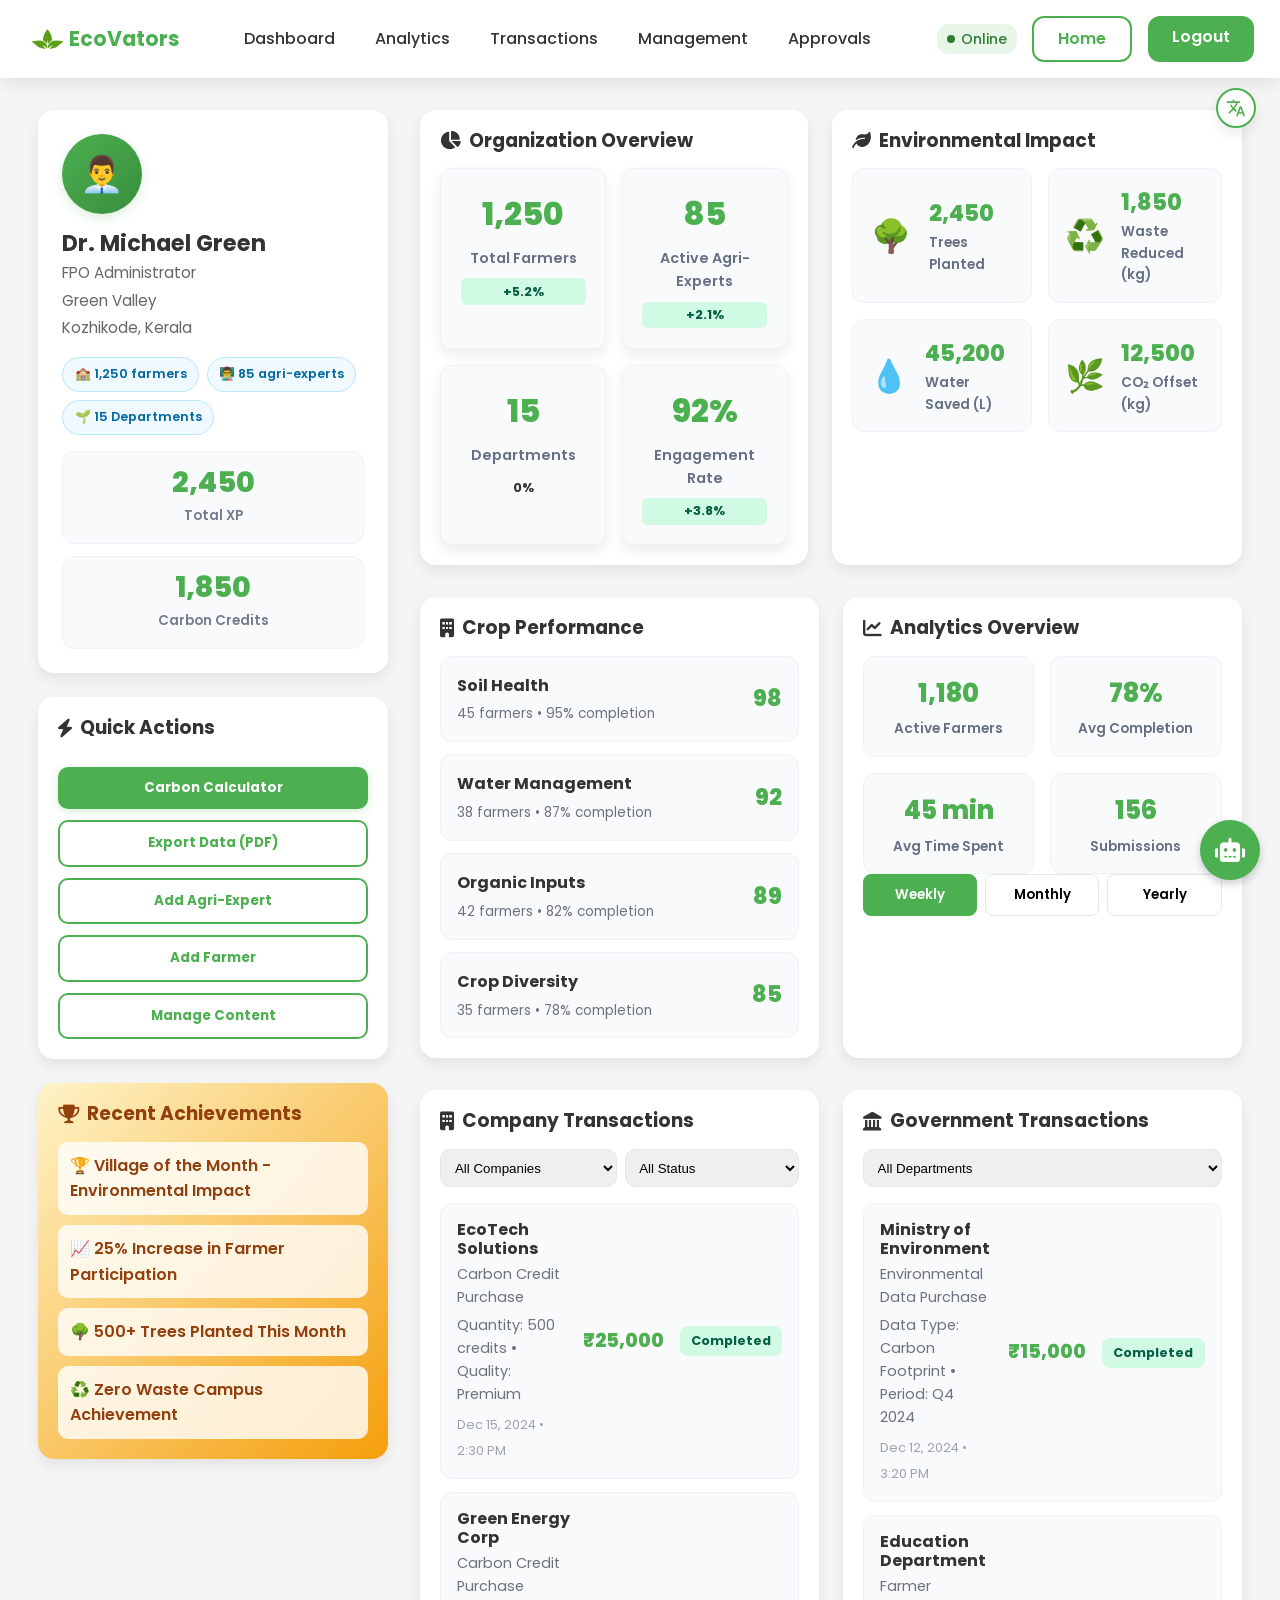
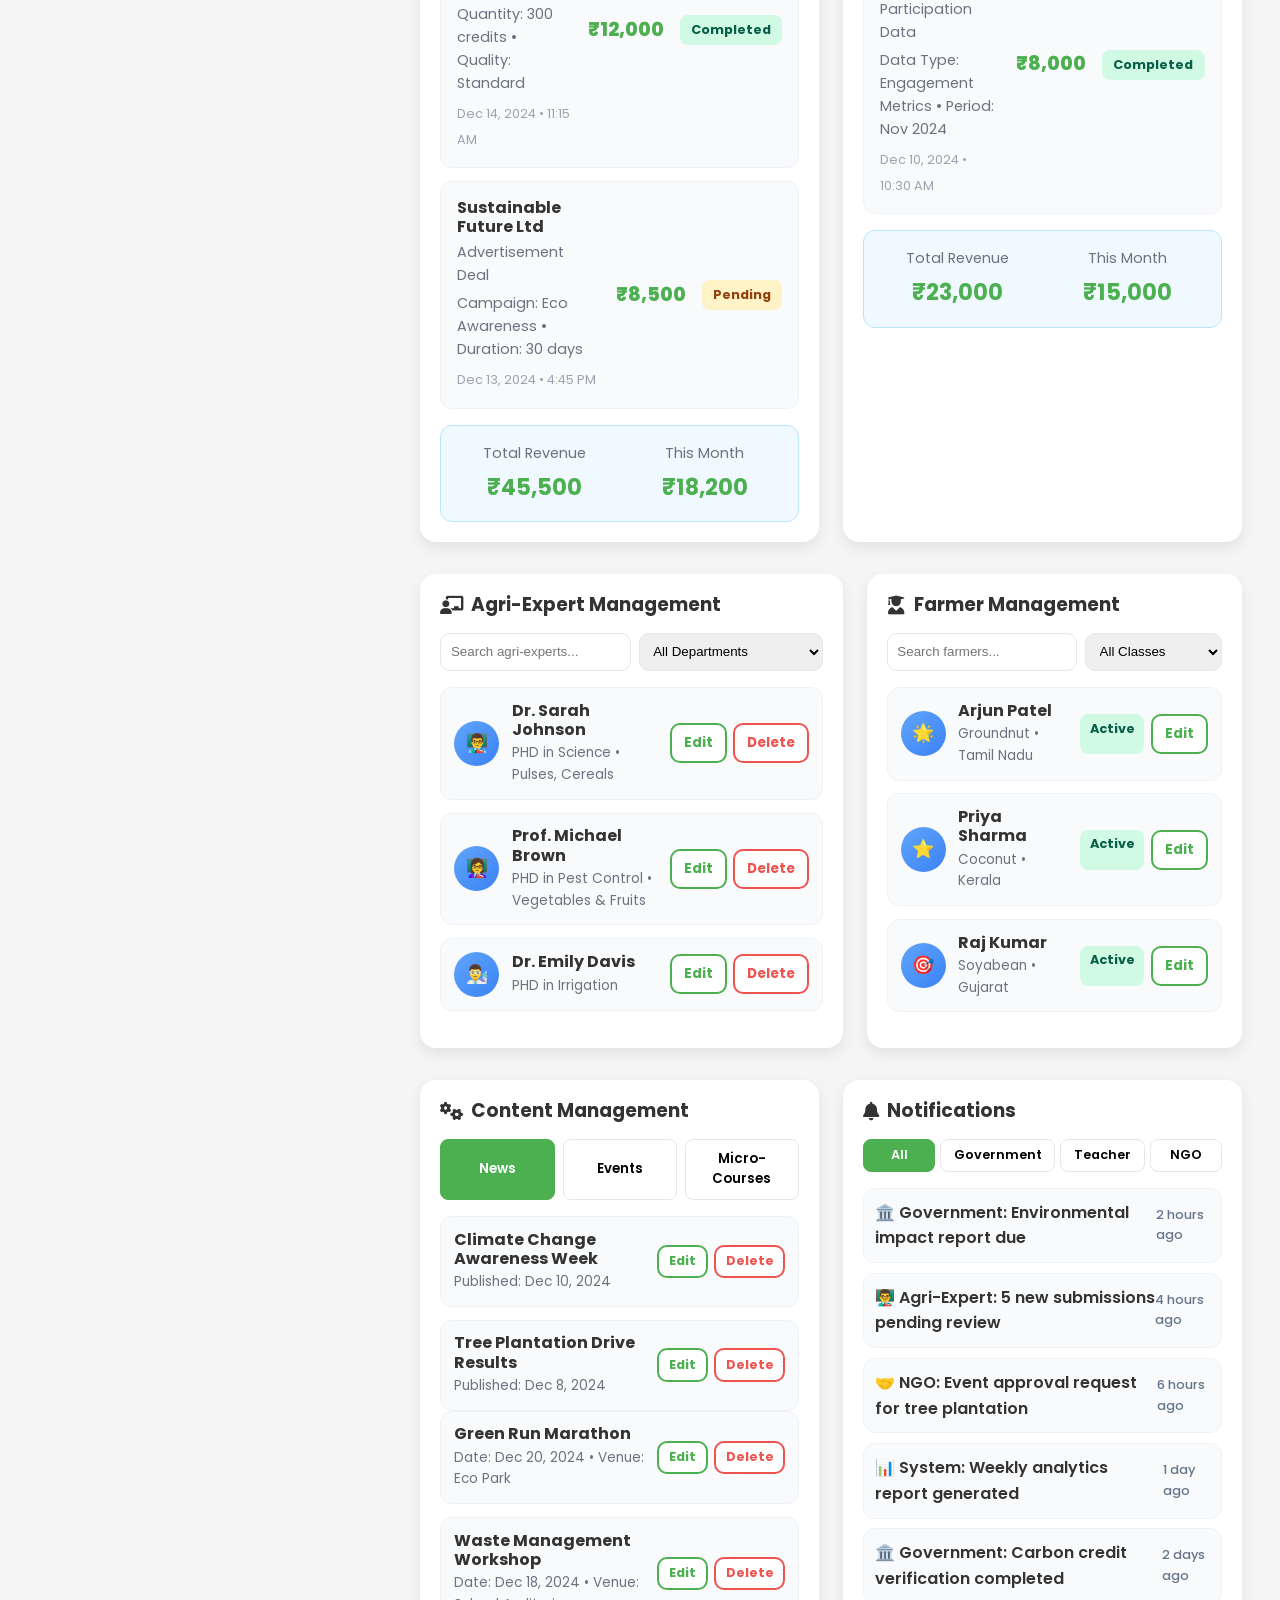
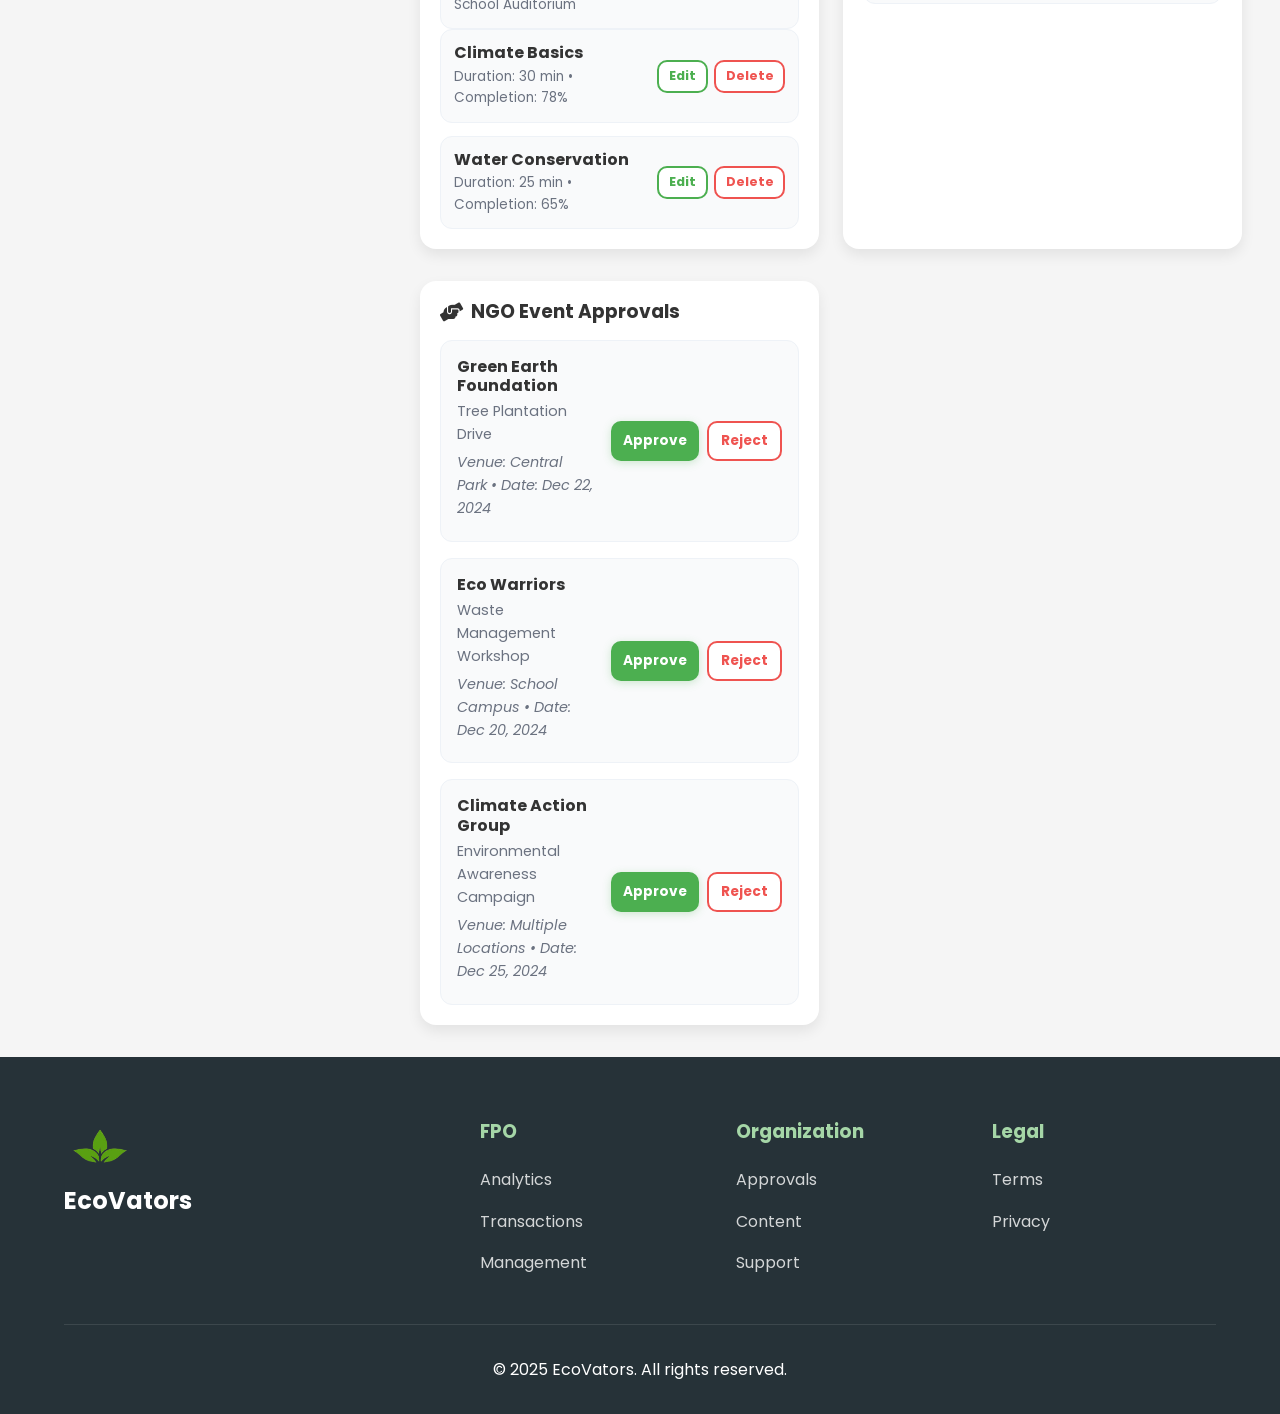
<file: htmls/Admin.html>
<!DOCTYPE html>
<html lang="en">
  <head>
    <meta charset="UTF-8" />
    <meta name="viewport" content="width=device-width, initial-scale=1.0" />
    <title>EcoVators - Cooperative Society Dashboard</title>
    <link rel="stylesheet" href="../css/styles.css" />
    <link rel="stylesheet" href="../css/translator.css" />
    <link rel="stylesheet" href="../css/admin.css" />
    <link
      rel="stylesheet"
      href="https://cdnjs.cloudflare.com/ajax/libs/font-awesome/6.0.0/css/all.min.css"
    />
    <link
      href="https://fonts.googleapis.com/css2?family=Poppins:wght@300;400;500;600;700&display=swap"
      rel="stylesheet"
    />
    <link rel="stylesheet" href="../css/offline-indicator.css" />
    <script src="../js/offline-sync.js" defer></script>
  </head>
  <body>
    <!-- Google Translate Widget -->
    <div id="google_translate_element"></div>
        <!-- Translator Icon -->
<div class="translator-icon" onclick="toggleTranslator()">
    <svg xmlns="http://www.w3.org/2000/svg" viewBox="0 0 24 24">
        <path d="M12.87 15.07l-2.54-2.51.03-.03c1.74-1.94 2.98-4.17 3.71-6.53H17V4h-7V2H8v2H1v1.99h11.17C11.5 7.92 10.44 9.75 9 11.35 8.07 10.32 7.3 9.19 6.69 8h-2c.73 1.63 1.73 3.17 2.98 4.56l-5.09 5.02L4 19l5-5 3.11 3.11.76-2.04zM18.5 10h-2L12 22h2l1.12-3h4.75L21 22h2l-4.5-12zm-2.62 7l1.62-4.33L19.12 17h-3.24z"/>
    </svg>
</div>

<!-- Google Translate Widget -->
<div id="google_translate_element"></div>

    <script type="text/javascript">
      function loadGoogleTranslate() {
        new google.translate.TranslateElement(
          {
            pageLanguage: "en",
            includedLanguages: "en,hi,fr,de,es,ta,te,bn,ml,kn",
            layout: google.translate.TranslateElement.InlineLayout.HORIZONTAL,
            autoDisplay: false,
          },
          "google_translate_element"
        );
      }

      function toggleTranslator() {
        const element = document.getElementById("google_translate_element");
        element.classList.toggle("show");
      }

      // Close translator when clicking outside
      document.addEventListener("click", function (event) {
        const translator = document.getElementById("google_translate_element");
        const icon = document.querySelector(".translator-icon");

        if (
          !translator.contains(event.target) &&
          !icon.contains(event.target)
        ) {
          translator.classList.remove("show");
        }
      });
    </script>

    <script src="//translate.google.com/translate_a/element.js?cb=loadGoogleTranslate"></script>
    <div class="dashboard-container">
      <nav class="navbar">
        <a href="../index.html">
          <div class="logo">
            <img src="../assets/logo.webp" alt="EcoVators Logo" />
            <h1>EcoVators</h1>
          </div>
        </a>
        <button
          class="hamburger"
          id="menu-toggle"
          aria-label="Toggle menu"
          aria-expanded="false"
        >
          <i class="fa-solid fa-bars"></i>
        </button>
        <div class="nav-links">
          <a href="#dashboard" data-i18n="admin.nav.dashboard">Dashboard</a>
          <a href="#analytics" data-i18n="admin.nav.analytics">Analytics</a>
          <a href="#transactions" data-i18n="admin.nav.transactions"
            >Transactions</a
          >
          <a href="#management" data-i18n="admin.nav.management">Management</a>
          <a href="#approvals" data-i18n="admin.nav.approvals">Approvals</a>
        </div>
        <div class="connection-indicator">
          <span id="connection-status" class="status-online">Online</span>
        </div>
        <div class="auth-buttons">
          <a href="../index.html" class="login-btn" data-i18n="nav.home"
            >Home</a
          >
          <a href="../index.html" class="get-started-btn" data-i18n="nav.logout"
            >Logout</a
          >
        </div>
      </nav>
      <div class="mobile-nav" id="mobile-nav">
        <a href="#dashboard">Dashboard</a>
        <a href="#analytics">Analytics</a>
        <a href="#transactions">Transactions</a>
        <a href="#management">Management</a>
        <a href="#approvals">Approvals</a>
        <a href="../index.html" class="login-btn">Home</a>
        <button class="get-started-btn" id="mobile-logout-btn">Logout</button>
      </div>

      <main class="admin-layout">
        <aside class="sidebar">
          <div class="admin-card">
            <div class="avatar">👨‍💼</div>
            <div class="admin-info">
              <h2 id="admin-name">Dr. Michael Green</h2>
              <p id="admin-meta">FPO Administrator</p>
              <p id="admin-org">Green Valley</p>
              <p id="admin-location">Kozhikode, Kerala</p>
            </div>
            <div class="org-stats">
              <span class="stat-pill">🏫 1,250 farmers</span>
              <span class="stat-pill">👨‍🏫 85 agri-experts</span>
              <span class="stat-pill">🌱 15 Departments</span>
            </div>
            <div class="quick-metrics">
              <div class="metric">
                <div class="metric-value">2,450</div>
                <div class="metric-label">Total XP</div>
              </div>
              <div class="metric">
                <div class="metric-value">1,850</div>
                <div class="metric-label">Carbon Credits</div>
              </div>
            </div>
          </div>

          <div class="card quick-actions">
            <h3 data-i18n="admin.quick_actions">
              <i class="fas fa-bolt"></i> Quick Actions
            </h3>
            <button
              class="btn-primary full"
              id="carbon-calculator"
              data-i18n="admin.quick_actions.carbon_calculator"
            >
              Carbon Calculator
            </button>
            <button
              class="btn-outline full"
              id="export-data"
              data-i18n="admin.quick_actions.export_data"
            >
              Export Data (PDF)
            </button>
            <button
              class="btn-outline full"
              id="add-teacher"
              data-i18n="admin.quick_actions.add_agri_expert"
            >
              Add Agri-Expert
            </button>
            <button
              class="btn-outline full"
              id="add-student"
              data-i18n="admin.quick_actions.add_farmer"
            >
              Add Farmer
            </button>
            <button
              class="btn-outline full"
              id="manage-content"
              data-i18n="admin.quick_actions.manage_content"
            >
              Manage Content
            </button>
          </div>

          <div class="card recent-achievements">
            <h3 data-i18n="admin.recent_achievements">
              <i class="fas fa-trophy"></i> Recent Achievements
            </h3>
            <div class="achievement-list">
              <div class="achievement">
                🏆 Village of the Month - Environmental Impact
              </div>
              <div class="achievement">
                📈 25% Increase in Farmer Participation
              </div>
              <div class="achievement">🌳 500+ Trees Planted This Month</div>
              <div class="achievement">♻️ Zero Waste Campus Achievement</div>
            </div>
          </div>
        </aside>

        <section class="content">
          <section class="cards-row" id="dashboard">
            <div class="card overview">
              <h3 data-i18n="admin.overview">
                <i class="fas fa-chart-pie"></i> Organization Overview
              </h3>
              <div class="stats-grid">
                <div class="stat-card">
                  <div class="stat-number">1,250</div>
                  <div class="stat-label" data-i18n="admin.stats.total_farmers">
                    Total Farmers
                  </div>
                  <div class="stat-change positive">+5.2%</div>
                </div>
                <div class="stat-card">
                  <div class="stat-number">85</div>
                  <div
                    class="stat-label"
                    data-i18n="admin.stats.active_agri_experts"
                  >
                    Active Agri-Experts
                  </div>
                  <div class="stat-change positive">+2.1%</div>
                </div>
                <div class="stat-card">
                  <div class="stat-number">15</div>
                  <div class="stat-label" data-i18n="admin.stats.departments">
                    Departments
                  </div>
                  <div class="stat-change">0%</div>
                </div>
                <div class="stat-card">
                  <div class="stat-number">92%</div>
                  <div
                    class="stat-label"
                    data-i18n="admin.stats.engagement_rate"
                  >
                    Engagement Rate
                  </div>
                  <div class="stat-change positive">+3.8%</div>
                </div>
              </div>
            </div>

            <div class="card environmental-impact">
              <h3 data-i18n="admin.environmental_impact">
                <i class="fas fa-leaf"></i> Environmental Impact
              </h3>
              <div class="impact-metrics">
                <div class="impact-item">
                  <div class="impact-icon">🌳</div>
                  <div>
                    <div class="impact-value">2,450</div>
                    <div
                      class="impact-label"
                      data-i18n="admin.impact.trees_planted"
                    >
                      Trees Planted
                    </div>
                  </div>
                </div>
                <div class="impact-item">
                  <div class="impact-icon">♻️</div>
                  <div>
                    <div class="impact-value">1,850</div>
                    <div
                      class="impact-label"
                      data-i18n="admin.impact.waste_reduced"
                    >
                      Waste Reduced (kg)
                    </div>
                  </div>
                </div>
                <div class="impact-item">
                  <div class="impact-icon">💧</div>
                  <div>
                    <div class="impact-value">45,200</div>
                    <div
                      class="impact-label"
                      data-i18n="admin.impact.water_saved"
                    >
                      Water Saved (L)
                    </div>
                  </div>
                </div>
                <div class="impact-item">
                  <div class="impact-icon">🌿</div>
                  <div>
                    <div class="impact-value">12,500</div>
                    <div
                      class="impact-label"
                      data-i18n="admin.impact.co2_offset"
                    >
                      CO₂ Offset (kg)
                    </div>
                  </div>
                </div>
              </div>
            </div>
          </section>

          <section class="grid-2" id="analytics">
            <div class="card department-performance">
              <h3 data-i18n="admin.department_performance">
                <i class="fas fa-building"></i> Crop Performance
              </h3>
              <div class="dept-list">
                <div class="dept-item">
                  <div class="dept-info">
                    <div class="dept-name">Soil Health</div>
                    <div class="dept-stats">45 farmers • 95% completion</div>
                  </div>
                  <div class="dept-score">98</div>
                </div>
                <div class="dept-item">
                  <div class="dept-info">
                    <div class="dept-name">Water Management</div>
                    <div class="dept-stats">38 farmers • 87% completion</div>
                  </div>
                  <div class="dept-score">92</div>
                </div>
                <div class="dept-item">
                  <div class="dept-info">
                    <div class="dept-name">Organic Inputs</div>
                    <div class="dept-stats">42 farmers • 82% completion</div>
                  </div>
                  <div class="dept-score">89</div>
                </div>
                <div class="dept-item">
                  <div class="dept-info">
                    <div class="dept-name">Crop Diversity</div>
                    <div class="dept-stats">35 farmers • 78% completion</div>
                  </div>
                  <div class="dept-score">85</div>
                </div>
              </div>
            </div>

            <div class="card analytics-overview">
              <h3 data-i18n="admin.analytics_overview">
                <i class="fas fa-chart-line"></i> Analytics Overview
              </h3>
              <div class="analytics-grid">
                <div class="analytic-card">
                  <div class="analytic-value">1,180</div>
                  <div
                    class="analytic-label"
                    data-i18n="admin.analytics.active_farmers"
                  >
                    Active Farmers
                  </div>
                </div>
                <div class="analytic-card">
                  <div class="analytic-value">78%</div>
                  <div
                    class="analytic-label"
                    data-i18n="admin.analytics.avg_completion"
                  >
                    Avg Completion
                  </div>
                </div>
                <div class="analytic-card">
                  <div class="analytic-value">45 min</div>
                  <div
                    class="analytic-label"
                    data-i18n="admin.analytics.avg_time_spent"
                  >
                    Avg Time Spent
                  </div>
                </div>
                <div class="analytic-card">
                  <div class="analytic-value">156</div>
                  <div
                    class="analytic-label"
                    data-i18n="admin.analytics.submissions"
                  >
                    Submissions
                  </div>
                </div>
              </div>
              <div class="analytics-filters">
                <button class="tab active" data-period="weekly">Weekly</button>
                <button class="tab" data-period="monthly">Monthly</button>
                <button class="tab" data-period="yearly">Yearly</button>
              </div>
            </div>
          </section>

          <section class="grid-2" id="transactions">
            <div class="card company-transactions">
              <h3 data-i18n="admin.company_transactions">
                <i class="fas fa-building"></i> Company Transactions
              </h3>
              <div class="transaction-filters">
                <select class="class-filter">
                  <option>All Companies</option>
                  <option>EcoTech Solutions</option>
                  <option>Green Energy Corp</option>
                  <option>Sustainable Future Ltd</option>
                </select>
                <select class="class-filter">
                  <option>All Status</option>
                  <option>Completed</option>
                  <option>Pending</option>
                  <option>Failed</option>
                </select>
              </div>
              <div class="transaction-list">
                <div class="transaction-item">
                  <div class="transaction-info">
                    <h4>EcoTech Solutions</h4>
                    <p>Carbon Credit Purchase</p>
                    <p>Quantity: 500 credits • Quality: Premium</p>
                    <span class="date">Dec 15, 2024 • 2:30 PM</span>
                  </div>
                  <div class="transaction-amount">₹25,000</div>
                  <div class="transaction-status completed">Completed</div>
                </div>
                <div class="transaction-item">
                  <div class="transaction-info">
                    <h4>Green Energy Corp</h4>
                    <p>Carbon Credit Purchase</p>
                    <p>Quantity: 300 credits • Quality: Standard</p>
                    <span class="date">Dec 14, 2024 • 11:15 AM</span>
                  </div>
                  <div class="transaction-amount">₹12,000</div>
                  <div class="transaction-status completed">Completed</div>
                </div>
                <div class="transaction-item">
                  <div class="transaction-info">
                    <h4>Sustainable Future Ltd</h4>
                    <p>Advertisement Deal</p>
                    <p>Campaign: Eco Awareness • Duration: 30 days</p>
                    <span class="date">Dec 13, 2024 • 4:45 PM</span>
                  </div>
                  <div class="transaction-amount">₹8,500</div>
                  <div class="transaction-status pending">Pending</div>
                </div>
              </div>
              <div class="transaction-summary">
                <div class="summary-item">
                  <span>Total Revenue</span>
                  <strong>₹45,500</strong>
                </div>
                <div class="summary-item">
                  <span>This Month</span>
                  <strong>₹18,200</strong>
                </div>
              </div>
            </div>

            <div class="card government-transactions">
              <h3 data-i18n="admin.government_transactions">
                <i class="fas fa-landmark"></i> Government Transactions
              </h3>
              <div class="transaction-filters">
                <select class="class-filter">
                  <option>All Departments</option>
                  <option>Ministry of Environment</option>
                  <option>Education Department</option>
                  <option>Forest Department</option>
                </select>
              </div>
              <div class="transaction-list">
                <div class="transaction-item">
                  <div class="transaction-info">
                    <h4>Ministry of Environment</h4>
                    <p>Environmental Data Purchase</p>
                    <p>Data Type: Carbon Footprint • Period: Q4 2024</p>
                    <span class="date">Dec 12, 2024 • 3:20 PM</span>
                  </div>
                  <div class="transaction-amount">₹15,000</div>
                  <div class="transaction-status completed">Completed</div>
                </div>
                <div class="transaction-item">
                  <div class="transaction-info">
                    <h4>Education Department</h4>
                    <p>Farmer Participation Data</p>
                    <p>Data Type: Engagement Metrics • Period: Nov 2024</p>
                    <span class="date">Dec 10, 2024 • 10:30 AM</span>
                  </div>
                  <div class="transaction-amount">₹8,000</div>
                  <div class="transaction-status completed">Completed</div>
                </div>
              </div>
              <div class="transaction-summary">
                <div class="summary-item">
                  <span>Total Revenue</span>
                  <strong>₹23,000</strong>
                </div>
                <div class="summary-item">
                  <span>This Month</span>
                  <strong>₹15,000</strong>
                </div>
              </div>
            </div>
          </section>

          <section class="grid-2" id="management">
            <div class="card teacher-management">
              <h3 data-i18n="admin.teacher_management">
                <i class="fas fa-chalkboard-teacher"></i>Agri-Expert Management
              </h3>
              <div class="search-bar">
                <input type="text" placeholder="Search agri-experts..." />
                <select class="class-filter">
                  <option>All Departments</option>
                  <option>Pest & Diesease control</option>
                  <option>Soil Health</option>
                  <option>Water Management</option>
                  <option>Organic Inputs</option>
                </select>
              </div>
              <div class="teacher-list">
                <div class="teacher-item">
                  <div class="teacher-avatar">👨‍🏫</div>
                  <div class="teacher-info">
                    <h4>Dr. Sarah Johnson</h4>
                    <p>PHD in Science • Pulses, Cereals</p>
                  </div>
                  <div class="teacher-actions">
                    <button class="btn-outline sm">Edit</button>
                    <button class="btn-outline sm danger">Delete</button>
                  </div>
                </div>
                <div class="teacher-item">
                  <div class="teacher-avatar">👩‍🏫</div>
                  <div class="teacher-info">
                    <h4>Prof. Michael Brown</h4>
                    <p>PHD in Pest Control • Vegetables & Fruits</p>
                  </div>
                  <div class="teacher-actions">
                    <button class="btn-outline sm">Edit</button>
                    <button class="btn-outline sm danger">Delete</button>
                  </div>
                </div>
                <div class="teacher-item">
                  <div class="teacher-avatar">👨‍🔬</div>
                  <div class="teacher-info">
                    <h4>Dr. Emily Davis</h4>
                    <p>PHD in Irrigation</p>
                  </div>
                  <div class="teacher-actions">
                    <button class="btn-outline sm">Edit</button>
                    <button class="btn-outline sm danger">Delete</button>
                  </div>
                </div>
              </div>
            </div>

            <div class="card student-management">
              <h3 data-i18n="admin.farmer_management">
                <i class="fas fa-user-graduate"></i> Farmer Management
              </h3>
              <div class="search-bar">
                <input type="text" placeholder="Search farmers..." />
                <select class="class-filter">
                  <option>All Classes</option>
                  <option>Pulses</option>
                  <option>Pulses</option>
                  <option>Fruits</option>
                  <option>Vegetables</option>
                  <option>Cash Crops</option>
                </select>
              </div>
              <div class="student-list">
                <div class="student-item">
                  <div class="student-avatar">🌟</div>
                  <div class="student-info">
                    <h4>Arjun Patel</h4>
                    <p>Groundnut • Tamil Nadu</p>
                  </div>
                  <div class="student-actions">
                    <span class="student-status active">Active</span>
                    <button class="btn-outline sm">Edit</button>
                  </div>
                </div>
                <div class="student-item">
                  <div class="student-avatar">⭐</div>
                  <div class="student-info">
                    <h4>Priya Sharma</h4>
                    <p>Coconut • Kerala</p>
                  </div>
                  <div class="student-actions">
                    <span class="student-status active">Active</span>
                    <button class="btn-outline sm">Edit</button>
                  </div>
                </div>
                <div class="student-item">
                  <div class="student-avatar">🎯</div>
                  <div class="student-info">
                    <h4>Raj Kumar</h4>
                    <p>Soyabean • Gujarat</p>
                  </div>
                  <div class="student-actions">
                    <span class="student-status active">Active</span>
                    <button class="btn-outline sm">Edit</button>
                  </div>
                </div>
              </div>
            </div>
          </section>

          <section class="grid-2" id="content-management">
            <div class="card content-management">
              <h3 data-i18n="admin.content_management">
                <i class="fas fa-cogs"></i> Content Management
              </h3>
              <div class="content-tabs">
                <button class="tab active" data-content="news">News</button>
                <button class="tab" data-content="events">Events</button>
                <button class="tab" data-content="microcourses">
                  Micro-Courses
                </button>
              </div>
              <div class="content-panel active" id="news-panel">
                <div class="content-item">
                  <div>
                    <h4>Climate Change Awareness Week</h4>
                    <p>Published: Dec 10, 2024</p>
                  </div>
                  <div class="content-actions">
                    <button class="btn-outline xs">Edit</button>
                    <button class="btn-outline xs danger">Delete</button>
                  </div>
                </div>
                <div class="content-item">
                  <div>
                    <h4>Tree Plantation Drive Results</h4>
                    <p>Published: Dec 8, 2024</p>
                  </div>
                  <div class="content-actions">
                    <button class="btn-outline xs">Edit</button>
                    <button class="btn-outline xs danger">Delete</button>
                  </div>
                </div>
              </div>
              <div class="content-panel" id="events-panel">
                <div class="content-item">
                  <div>
                    <h4>Green Run Marathon</h4>
                    <p>Date: Dec 20, 2024 • Venue: Eco Park</p>
                  </div>
                  <div class="content-actions">
                    <button class="btn-outline xs">Edit</button>
                    <button class="btn-outline xs danger">Delete</button>
                  </div>
                </div>
                <div class="content-item">
                  <div>
                    <h4>Waste Management Workshop</h4>
                    <p>Date: Dec 18, 2024 • Venue: School Auditorium</p>
                  </div>
                  <div class="content-actions">
                    <button class="btn-outline xs">Edit</button>
                    <button class="btn-outline xs danger">Delete</button>
                  </div>
                </div>
              </div>
              <div class="content-panel" id="microcourses-panel">
                <div class="content-item">
                  <div>
                    <h4>Climate Basics</h4>
                    <p>Duration: 30 min • Completion: 78%</p>
                  </div>
                  <div class="content-actions">
                    <button class="btn-outline xs">Edit</button>
                    <button class="btn-outline xs danger">Delete</button>
                  </div>
                </div>
                <div class="content-item">
                  <div>
                    <h4>Water Conservation</h4>
                    <p>Duration: 25 min • Completion: 65%</p>
                  </div>
                  <div class="content-actions">
                    <button class="btn-outline xs">Edit</button>
                    <button class="btn-outline xs danger">Delete</button>
                  </div>
                </div>
              </div>
            </div>

            <div class="card notifications">
              <h3 data-i18n="admin.notifications">
                <i class="fas fa-bell"></i> Notifications
              </h3>
              <div class="notification-tabs">
                <button class="tab active" data-notif="all">All</button>
                <button class="tab" data-notif="government">Government</button>
                <button class="tab" data-notif="teacher">Teacher</button>
                <button class="tab" data-notif="ngo">NGO</button>
              </div>
              <ul class="notif-list">
                <li>
                  🏛️ Government: Environmental impact report due
                  <span>2 hours ago</span>
                </li>
                <li>
                  👨‍🏫 Agri-Expert: 5 new submissions pending review
                  <span>4 hours ago</span>
                </li>
                <li>
                  🤝 NGO: Event approval request for tree plantation
                  <span>6 hours ago</span>
                </li>
                <li>
                  📊 System: Weekly analytics report generated
                  <span>1 day ago</span>
                </li>
                <li>
                  🏛️ Government: Carbon credit verification completed
                  <span>2 days ago</span>
                </li>
              </ul>
            </div>
          </section>

          <section class="grid-2" id="approvals">
            <div class="card ngo-approvals">
              <h3 data-i18n="admin.ngo_event_approvals">
                <i class="fas fa-hands-helping"></i> NGO Event Approvals
              </h3>
              <div class="approval-list">
                <div class="approval-item">
                  <div class="approval-info">
                    <h4>Green Earth Foundation</h4>
                    <p>Tree Plantation Drive</p>
                    <p class="venue">
                      Venue: Central Park • Date: Dec 22, 2024
                    </p>
                  </div>
                  <div class="approval-actions">
                    <button class="btn-primary sm">Approve</button>
                    <button class="btn-outline sm danger">Reject</button>
                  </div>
                </div>
                <div class="approval-item">
                  <div class="approval-info">
                    <h4>Eco Warriors</h4>
                    <p>Waste Management Workshop</p>
                    <p class="venue">
                      Venue: School Campus • Date: Dec 20, 2024
                    </p>
                  </div>
                  <div class="approval-actions">
                    <button class="btn-primary sm">Approve</button>
                    <button class="btn-outline sm danger">Reject</button>
                  </div>
                </div>
                <div class="approval-item">
                  <div class="approval-info">
                    <h4>Climate Action Group</h4>
                    <p>Environmental Awareness Campaign</p>
                    <p class="venue">
                      Venue: Multiple Locations • Date: Dec 25, 2024
                    </p>
                  </div>
                  <div class="approval-actions">
                    <button class="btn-primary sm">Approve</button>
                    <button class="btn-outline sm danger">Reject</button>
                  </div>
                </div>
              </div>
            </div>
          </section>
        </section>
      </main>

      <footer>
        <div class="footer-content">
          <div class="footer-logo">
            <img src="../assets/logo.webp" alt="EcoVators Logo" />
            <h2>EcoVators</h2>
          </div>
          <div class="footer-links">
            <div class="footer-column">
              <h3>FPO</h3>
              <a href="#analytics">Analytics</a>
              <a href="#transactions">Transactions</a>
              <a href="#management">Management</a>
            </div>
            <div class="footer-column">
              <h3>Organization</h3>
              <a href="#approvals">Approvals</a>
              <a href="#content">Content</a>
              <a href="#">Support</a>
            </div>
            <div class="footer-column">
              <h3>Legal</h3>
              <a href="#">Terms</a>
              <a href="#">Privacy</a>
            </div>
          </div>
        </div>
        <div class="footer-bottom">
          <p>&copy; 2025 EcoVators. All rights reserved.</p>
        </div>
      </footer>
    </div>

    <!-- Carbon Calculator Modal -->
    <div id="carbon-calculator-modal" class="modal-overlay">
      <div class="modal carbon-calculator-modal">
        <div class="modal-header">
          <div class="modal-title">
            <i class="fas fa-leaf"></i>
            <h3>Carbon Credit Calculator</h3>
          </div>
          <button class="modal-close">&times;</button>
        </div>
        <div class="modal-content">
          <div class="calc-intro">
            <p>
              Calculate your organization's carbon credits based on
              environmental activities. This tool helps you track and quantify
              your environmental impact.
            </p>
          </div>

          <div class="calc-form">
            <div class="form-section">
              <h4><i class="fas fa-tree"></i> Tree Planting</h4>
              <div class="input-group">
                <label for="trees-planted">Number of Trees Planted</label>
                <input
                  type="number"
                  id="trees-planted"
                  placeholder="Enter number of trees"
                  min="0"
                />
                <span class="input-hint">1 tree = 10 carbon credits</span>
              </div>
            </div>

            <div class="form-section">
              <h4><i class="fas fa-recycle"></i> Waste Management</h4>
              <div class="input-group">
                <label for="waste-reduced">Waste Reduced (kg)</label>
                <input
                  type="number"
                  id="waste-reduced"
                  placeholder="Enter waste reduced in kg"
                  min="0"
                />
                <span class="input-hint">1 kg = 2 carbon credits</span>
              </div>
            </div>

            <div class="form-section">
              <h4><i class="fas fa-tint"></i> Water Conservation</h4>
              <div class="input-group">
                <label for="water-saved">Water Saved (liters)</label>
                <input
                  type="number"
                  id="water-saved"
                  placeholder="Enter water saved in liters"
                  min="0"
                />
                <span class="input-hint">1 liter = 0.1 carbon credits</span>
              </div>
            </div>

            <div class="form-section">
              <h4><i class="fas fa-bolt"></i> Energy Conservation</h4>
              <div class="input-group">
                <label for="energy-saved">Energy Saved (kWh)</label>
                <input
                  type="number"
                  id="energy-saved"
                  placeholder="Enter energy saved in kWh"
                  min="0"
                />
                <span class="input-hint">1 kWh = 5 carbon credits</span>
              </div>
            </div>
          </div>

          <div class="calc-result">
            <div class="result-header">
              <i class="fas fa-calculator"></i>
              <h4>Total Carbon Credits Earned</h4>
            </div>
            <div class="result-value">
              <span id="carbon-result">0</span>
              <span class="result-unit">Credits</span>
            </div>
            <div class="result-breakdown" id="result-breakdown">
              <div class="breakdown-item">
                <span class="breakdown-label">Trees:</span>
                <span class="breakdown-value" id="trees-credits">0</span>
              </div>
              <div class="breakdown-item">
                <span class="breakdown-label">Waste:</span>
                <span class="breakdown-value" id="waste-credits">0</span>
              </div>
              <div class="breakdown-item">
                <span class="breakdown-label">Water:</span>
                <span class="breakdown-value" id="water-credits">0</span>
              </div>
              <div class="breakdown-item">
                <span class="breakdown-label">Energy:</span>
                <span class="breakdown-value" id="energy-credits">0</span>
              </div>
            </div>
          </div>

          <div class="modal-actions">
            <button class="btn-outline" id="close-calculator">
              <i class="fas fa-times"></i>
              Close
            </button>
            <button class="btn-primary" id="export-calculator">
              <i class="fas fa-download"></i>
              Export Report
            </button>
          </div>
        </div>
      </div>
    </div>

    <div class="toast" id="toast">✅ Action completed successfully!</div>

    <script src="../js/auth.js"></script>
    <script src="../js/ai-chatbot.js" defer></script>
    <script>
      document.addEventListener("DOMContentLoaded", function () {
        updateTranslations();
      });
    </script>
    <script>
      // Get logout buttons
      const logoutBtn = document.getElementById("logout-btn");
      const mobileLogoutBtn = document.getElementById("mobile-logout-btn");

      // Handle logout
      async function handleLogout() {
        try {
        } catch (error) {
          console.error("Error logging out:", error);
        }
      }

      // Add click listeners
      logoutBtn.addEventListener("click", handleLogout);
      mobileLogoutBtn.addEventListener("click", handleLogout);

      const toggleBtn = document.getElementById("menu-toggle");
      const mobileNav = document.getElementById("mobile-nav");
      if (toggleBtn && mobileNav) {
        toggleBtn.addEventListener("click", () => {
          const isOpen = mobileNav.classList.toggle("open");
          toggleBtn.setAttribute("aria-expanded", isOpen ? "true" : "false");
        });
      }

      const toast = document.getElementById("toast");
      const showToast = (msg) => {
        toast.textContent = msg;
        toast.classList.add("show");
        setTimeout(() => toast.classList.remove("show"), 2500);
      };

      // Content tabs switching
      document.querySelectorAll("[data-content]").forEach((tab) => {
        tab.addEventListener("click", () => {
          document
            .querySelectorAll("[data-content]")
            .forEach((t) => t.classList.remove("active"));
          document
            .querySelectorAll(".content-panel")
            .forEach((p) => p.classList.remove("active"));
          tab.classList.add("active");
          document
            .getElementById(tab.dataset.content + "-panel")
            .classList.add("active");
        });
      });

      // Notification tabs switching
      document.querySelectorAll("[data-notif]").forEach((tab) => {
        tab.addEventListener("click", () => {
          document
            .querySelectorAll("[data-notif]")
            .forEach((t) => t.classList.remove("active"));
          tab.classList.add("active");
          showToast(`Filtered by ${tab.dataset.notif} notifications`);
        });
      });

      // Analytics period switching
      document.querySelectorAll("[data-period]").forEach((tab) => {
        tab.addEventListener("click", () => {
          document
            .querySelectorAll("[data-period]")
            .forEach((t) => t.classList.remove("active"));
          tab.classList.add("active");
          showToast(`Analytics updated for ${tab.dataset.period} period`);
        });
      });

      // Carbon Calculator
      const carbonModal = document.getElementById("carbon-calculator-modal");
      const carbonCalculator = document.getElementById("carbon-calculator");
      const closeCalculator = document.getElementById("close-calculator");
      const modalClose = document.querySelector(".modal-close");

      carbonCalculator.addEventListener("click", () => {
        carbonModal.style.display = "flex";
      });

      closeCalculator.addEventListener("click", () => {
        carbonModal.style.display = "none";
      });

      modalClose.addEventListener("click", () => {
        carbonModal.style.display = "none";
      });

      // Calculate carbon credits
      function calculateCarbonCredits() {
        const trees =
          parseInt(document.getElementById("trees-planted").value) || 0;
        const waste =
          parseInt(document.getElementById("waste-reduced").value) || 0;
        const water =
          parseInt(document.getElementById("water-saved").value) || 0;
        const energy =
          parseInt(document.getElementById("energy-saved").value) || 0;

        // Calculate individual credits
        const treesCredits = trees * 10;
        const wasteCredits = waste * 2;
        const waterCredits = water * 0.1;
        const energyCredits = energy * 5;

        // Total credits
        const totalCredits =
          treesCredits + wasteCredits + waterCredits + energyCredits;

        // Update display
        document.getElementById("carbon-result").textContent =
          Math.round(totalCredits);
        document.getElementById("trees-credits").textContent =
          Math.round(treesCredits);
        document.getElementById("waste-credits").textContent =
          Math.round(wasteCredits);
        document.getElementById("water-credits").textContent =
          Math.round(waterCredits);
        document.getElementById("energy-credits").textContent =
          Math.round(energyCredits);
      }

      document.querySelectorAll(".calc-form input").forEach((input) => {
        input.addEventListener("input", calculateCarbonCredits);
      });

      // Export data
      document.getElementById("export-data").addEventListener("click", () => {
        showToast("📊 Data export initiated. PDF will be downloaded shortly.");
      });

      // Quick actions
      document.getElementById("add-teacher").addEventListener("click", () => {
        showToast("👨‍🏫 Add teacher form opened");
      });

      document.getElementById("add-student").addEventListener("click", () => {
        showToast("👨‍🎓 Add student form opened");
      });

      document
        .getElementById("manage-content")
        .addEventListener("click", () => {
          showToast("📝 Content management panel opened");
        });

      // Transaction filters
      document
        .querySelectorAll(".transaction-filters select")
        .forEach((select) => {
          select.addEventListener("change", () => {
            showToast("🔍 Transaction list filtered");
          });
        });

      // Search functionality
      document.querySelectorAll(".search-bar input").forEach((input) => {
        input.addEventListener("input", () => {
          showToast("🔍 Search results updated");
        });
      });

      // Approval actions
      document
        .querySelectorAll(".approval-actions button")
        .forEach((button) => {
          button.addEventListener("click", () => {
            if (button.textContent.includes("Approve")) {
              showToast("✅ Event approved successfully");
            } else {
              showToast("❌ Event rejected");
            }
            button.closest(".approval-item").remove();
          });
        });

      // Content management actions
      document.querySelectorAll(".content-actions button").forEach((button) => {
        button.addEventListener("click", () => {
          if (button.textContent.includes("Edit")) {
            showToast("✏️ Edit form opened");
          } else {
            showToast("🗑️ Content deleted");
            button.closest(".content-item").remove();
          }
        });
      });

      // Teacher/Student management actions
      document
        .querySelectorAll(".teacher-actions button, .student-actions button")
        .forEach((button) => {
          button.addEventListener("click", () => {
            if (button.textContent.includes("Edit")) {
              showToast("✏️ Edit form opened");
            } else {
              showToast("🗑️ User deleted");
              button.closest(".teacher-item, .student-item").remove();
            }
          });
        });

      // Export calculator report
      document
        .getElementById("export-calculator")
        .addEventListener("click", () => {
          showToast("📊 Carbon credit report exported");
          carbonModal.style.display = "none";
        });

      // Close modal when clicking outside
      carbonModal.addEventListener("click", (e) => {
        if (e.target === carbonModal) {
          carbonModal.style.display = "none";
        }
      });
    </script>
  </body>
</html>
</file>
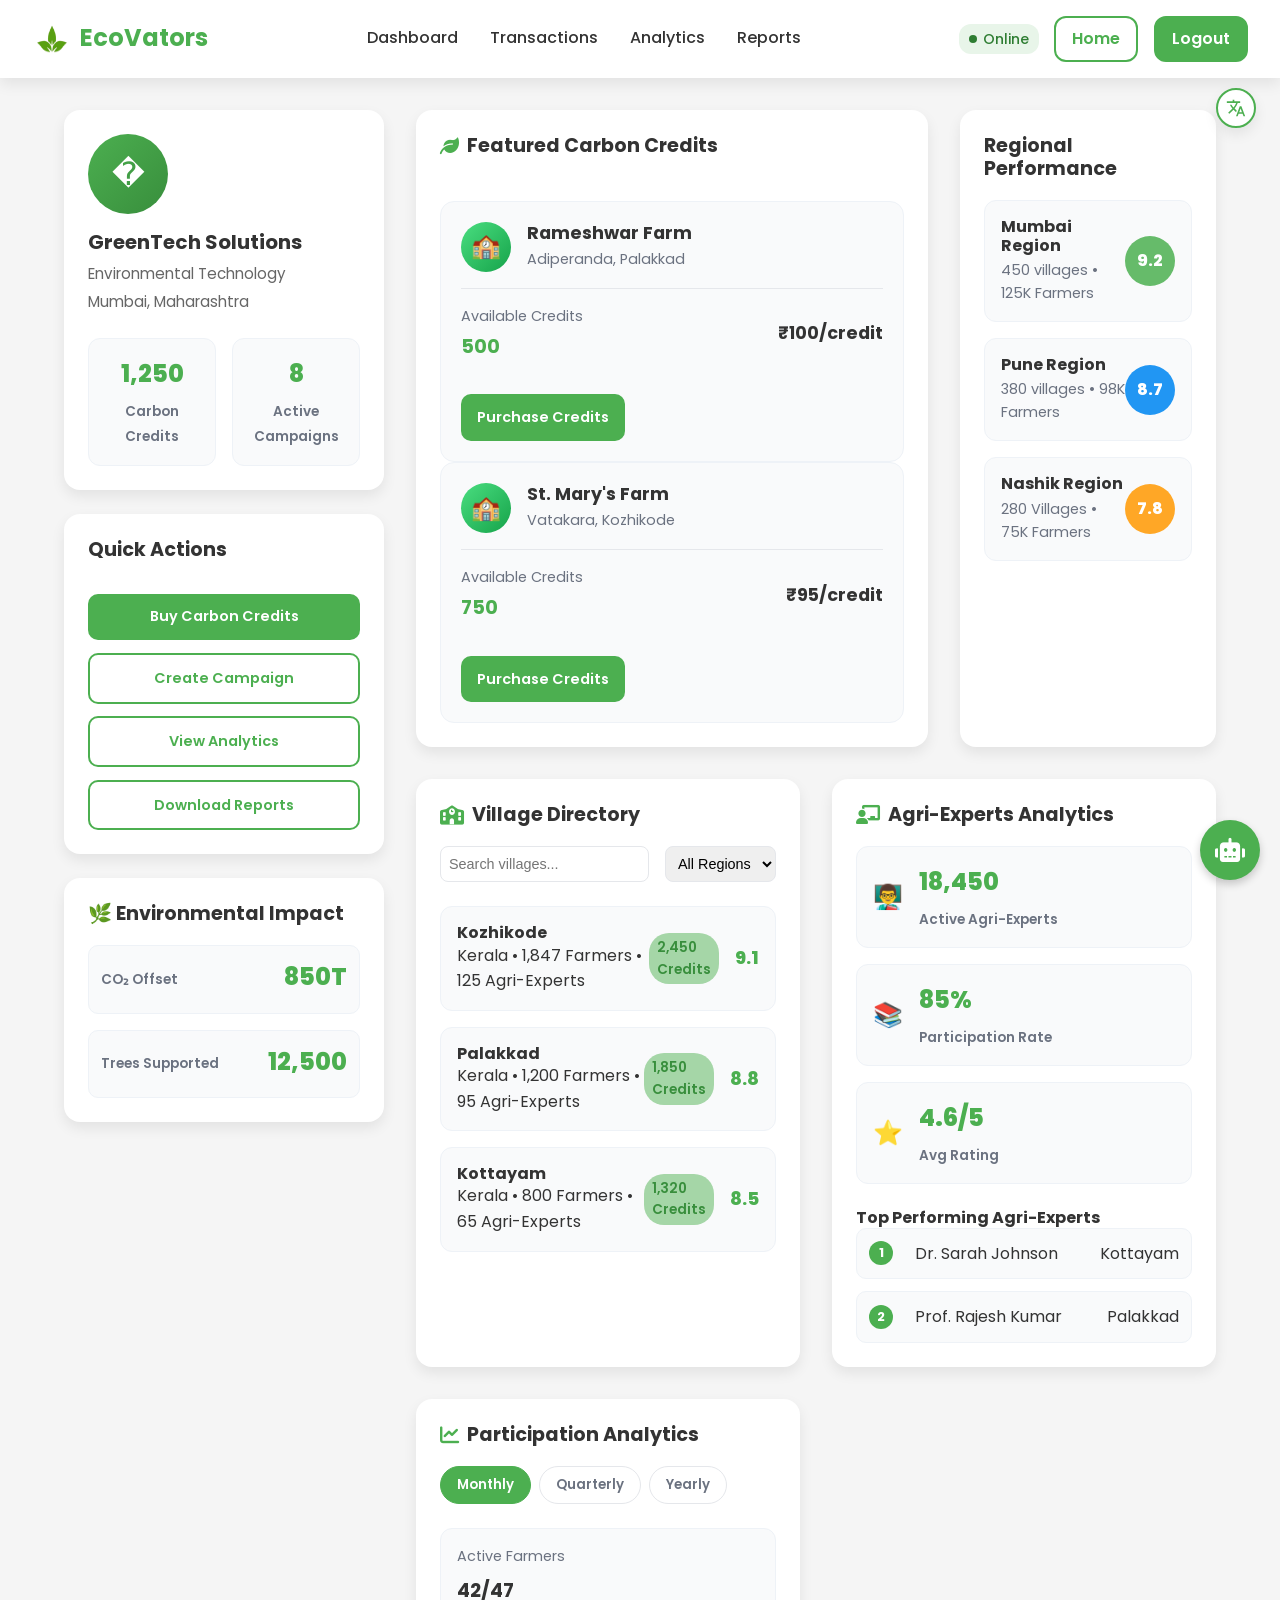
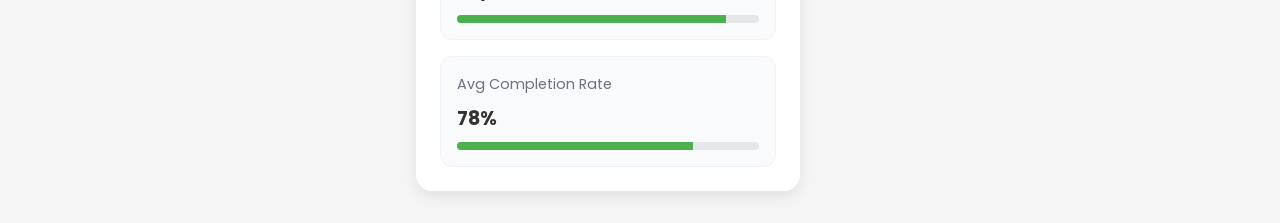
<file: htmls/Company.html>
<!DOCTYPE html>
<html lang="en">

<head>
    <meta charset="UTF-8">
    <meta name="viewport" content="width=device-width, initial-scale=1.0">
    <title>EcoVators - Company Dashboard</title>
    <link rel="stylesheet" href="../css/styles.css">
    <link rel="stylesheet" href="../css/company.css">
    <link rel="stylesheet" href="../css/translator.css">
    <link rel="stylesheet" href="https://cdnjs.cloudflare.com/ajax/libs/font-awesome/6.0.0/css/all.min.css">
    <link href="https://fonts.googleapis.com/css2?family=Poppins:wght@300;400;500;600;700&display=swap"
        rel="stylesheet">
     <link rel="stylesheet" href="../css/offline-indicator.css">
     <script src="../js/offline-sync.js" defer></script>
     <script>
          document.addEventListener('DOMContentLoaded', function () {
              updateTranslations();
        });
    </script>
</head>

<body>
           <!-- Translator Icon -->
<div class="translator-icon" onclick="toggleTranslator()">
    <svg xmlns="http://www.w3.org/2000/svg" viewBox="0 0 24 24">
        <path d="M12.87 15.07l-2.54-2.51.03-.03c1.74-1.94 2.98-4.17 3.71-6.53H17V4h-7V2H8v2H1v1.99h11.17C11.5 7.92 10.44 9.75 9 11.35 8.07 10.32 7.3 9.19 6.69 8h-2c.73 1.63 1.73 3.17 2.98 4.56l-5.09 5.02L4 19l5-5 3.11 3.11.76-2.04zM18.5 10h-2L12 22h2l1.12-3h4.75L21 22h2l-4.5-12zm-2.62 7l1.62-4.33L19.12 17h-3.24z"/>
    </svg>
</div>

<!-- Google Translate Widget -->
<div id="google_translate_element"></div>

<script type="text/javascript">
  function loadGoogleTranslate() {
    new google.translate.TranslateElement(
      {
        pageLanguage: "en",
        includedLanguages: "en,hi,fr,de,es,ta,te,bn,ml,kn",
        layout: google.translate.TranslateElement.InlineLayout.HORIZONTAL,
        autoDisplay: false,
      },
      "google_translate_element"
    );
  }

  function toggleTranslator() {
    const element = document.getElementById('google_translate_element');
    element.classList.toggle('show');
  }

  // Close translator when clicking outside
  document.addEventListener('click', function(event) {
    const translator = document.getElementById('google_translate_element');
    const icon = document.querySelector('.translator-icon');
    
    if (!translator.contains(event.target) && !icon.contains(event.target)) {
      translator.classList.remove('show');
    }
  });
</script>

<script src="//translate.google.com/translate_a/element.js?cb=loadGoogleTranslate"></script>
    <div class="dashboard-container">
        <nav class="navbar">
        <a href="../index.html">
        <div class="logo" >
          <img src="../assets/logo.webp" alt="EcoVators Logo" />
          <h1>EcoVators</h1>
        </div>
        </a>
        <button
          class="hamburger"
          id="menu-toggle"
          aria-label="Toggle menu"
          aria-expanded="false"
        >
          <i class="fa-solid fa-bars"></i>
        </button>
        <div class="nav-links">
          <a href="#dashboard" data-i18n="government.nav.dashboard">Dashboard</a>
          <a href="#transactions" data-i18n="government.nav.transactions">Transactions</a>
          <a href="#analytics" data-i18n="government.nav.analytics">Analytics</a>
          <a href="#reports" data-i18n="government.nav.reports">Reports</a>
        </div>
        <div class="connection-indicator">
            <span id="connection-status" class="status-online">Online</span>
        </div>
        <div class="auth-buttons">
          <a href="../index.html" class="login-btn" data-i18n="nav.home">Home</a>
          <a href="../index.html" class="get-started-btn" data-i18n="nav.logout">Logout</a>
        </div>
      </nav>
      <div class="mobile-nav" id="mobile-nav">
        <a href="#dashboard">Dashboard</a>
        <a href="#transactions">Transactions</a>
        <a href="#analytics">Analytics</a>
        <a href="#reports">Reports</a>
        <a href="../index.html" class="login-btn">Home</a>
        <a href="../index.html" class="get-started-btn">Logout</a>
      </div>

        <main class="company-layout">
            <aside class="sidebar">
                <div class="company-card">
                    <div class="company-logo">�</div>
                    <div class="company-info">
                        <h2>GreenTech Solutions</h2>
                        <p>Environmental Technology</p>
                        <p>Mumbai, Maharashtra</p>
                    </div>
                    <div class="carbon-stats">
                        <div class="carbon-stat">
                            <span class="stat-value" id="total-credits">1,250</span>
                            <span class="stat-label">Carbon Credits</span>
                        </div>
                        <div class="carbon-stat">
                            <span class="stat-value" id="active-campaigns">8</span>
                            <span class="stat-label">Active Campaigns</span>
                        </div>
                    </div>
                </div>

                <div class="card quick-actions">
                    <h3 data-i18n="company.quick_actions.title">Quick Actions</h3>
                    <button class="btn-primary" id="buy-credits"
                        data-i18n="company.quick_actions.buy_carbon_credits">Buy Carbon Credits</button>
                    <button class="btn-outline" id="create-campaign"
                        data-i18n="company.quick_actions.create_campaign">Create Campaign</button>
                    <button class="btn-outline" id="view-analytics"
                        data-i18n="company.quick_actions.view_analytics">View Analytics</button>
                    <button class="btn-outline" id="download-reports"
                        data-i18n="company.quick_actions.download_reports">Download Reports</button>
                </div>

                <div class="card impact-overview">
                    <h3 data-i18n="company.impact_overview">🌿 Environmental Impact</h3>
                    <div class="impact-stats">
                        <div class="impact-stat">
                            <span class="stat-label" data-i18n="company.impact.co2_offset">CO₂ Offset</span>
                            <span class="stat-value">850T</span>
                        </div>
                        <div class="impact-stat">
                            <span class="stat-label" data-i18n="company.impact.trees_supported">Trees Supported</span>
                            <span class="stat-value">12,500</span>
                        </div>
                    </div>
                </div>
            </aside>

            <section class="content">
                <section class="cards-row" id="dashboard">
                    <div class="card carbon-marketplace">
                        <h3 data-i18n="company.marketplace.featured_credits"><i class="fas fa-leaf"></i> Featured Carbon
                            Credits</h3>
                        <div class="marketplace-grid">
                            <div class="marketplace-card">
                                <div class="institution-info">
                                    <div class="institution-logo">🏫</div>
                                    <div class="institution-details">
                                        <h4>Rameshwar Farm</h4>
                                        <p>Adiperanda, Palakkad</p>
                                    </div>
                                </div>
                                <div class="credits-info">
                                    <div class="credits-available">
                                        <span class="credits-label"
                                            data-i18n="company.marketplace.available_credits">Available Credits</span>
                                        <span class="credits-value">500</span>
                                    </div>
                                    <div class="price-per-credit">₹100/credit</div>
                                </div>
                                <button class="btn-primary" data-i18n="company.marketplace.purchase_credits">Purchase
                                    Credits</button>
                            </div>

                            <div class="marketplace-card">
                                <div class="institution-info">
                                    <div class="institution-logo">🏫</div>
                                    <div class="institution-details">
                                        <h4>St. Mary's Farm</h4>
                                        <p>Vatakara, Kozhikode</p>
                                    </div>
                                </div>
                                <div class="credits-info">
                                    <div class="credits-available">
                                        <span class="credits-label">Available Credits</span>
                                        <span class="credits-value">750</span>
                                    </div>
                                    <div class="price-per-credit">₹95/credit</div>
                                </div>
                                <button class="btn-primary">Purchase Credits</button>
                            </div>
                        </div>
                    </div>

                    <div class="card regional-performance">
                        <h3 data-i18n="company.regional_performance.title">Regional Performance</h3>
                        <div class="region-list">
                            <div class="region-item">
                                <div class="region-info">
                                    <h4>Mumbai Region</h4>
                                    <p>450 villages • 125K Farmers</p>
                                </div>
                                <div class="region-score">
                                    <span class="score excellent">9.2</span>
                                </div>
                            </div>
                            <div class="region-item">
                                <div class="region-info">
                                    <h4>Pune Region</h4>
                                    <p>380 villages • 98K Farmers</p>
                                </div>
                                <div class="region-score">
                                    <span class="score good">8.7</span>
                                </div>
                            </div>
                            <div class="region-item">
                                <div class="region-info">
                                    <h4>Nashik Region</h4>
                                    <p>280 Villages • 75K Farmers</p>
                                </div>
                                <div class="region-score">
                                    <span class="score average">7.8</span>
                                </div>
                            </div>
                        </div>
                    </div>
                </section>

                <section class="grid-2" id="institutions">
                    <div class="card school-directory">
                        <h3 data-i18n="company.school_directory.title"><i class="fas fa-school"></i> Village Directory
                        </h3>
                        <div class="search-filter">
                            <input type="text" placeholder="Search villages..." class="search-input"
                                data-i18n-placeholder="company.school_directory.search_villages">
                            <select class="filter-select">
                                <option value="all">All Regions</option>
                                <option value="mumbai">Mumbai</option>
                                <option value="pune">Pune</option>
                                <option value="nashik">Nashik</option>
                            </select>
                        </div>
                        <div class="school-list">
                            <div class="school-item">
                                <div class="school-info">
                                    <h4>Kozhikode</h4>
                                    <p>Kerala • 1,847 Farmers • 125 Agri-Experts</p>
                                </div>
                                <div class="school-metrics">
                                    <span class="metric-badge">2,450 Credits</span>
                                    <span class="performance-score">9.1</span>
                                </div>
                            </div>
                            <div class="school-item">
                                <div class="school-info">
                                    <h4>Palakkad</h4>
                                    <p>Kerala • 1,200 Farmers • 95 Agri-Experts</p>
                                </div>
                                <div class="school-metrics">
                                    <span class="metric-badge">1,850 Credits</span>
                                    <span class="performance-score">8.8</span>
                                </div>
                            </div>
                            <div class="school-item">
                                <div class="school-info">
                                    <h4>Kottayam</h4>
                                    <p>Kerala • 800 Farmers • 65 Agri-Experts</p>
                                </div>
                                <div class="school-metrics">
                                    <span class="metric-badge">1,320 Credits</span>
                                    <span class="performance-score">8.5</span>
                                </div>
                            </div>
                        </div>
                    </div>

                    <div class="card teacher-directory">
                        <h3 data-i18n="company.teacher_directory.title"><i
                                class="fas fa-chalkboard-teacher"></i>Agri-Experts Analytics</h3>
                        <div class="teacher-stats">
                            <div class="teacher-stat">
                                <div class="stat-icon">👨‍🏫</div>
                                <div class="stat-info">
                                    <span class="stat-value">18,450</span>
                                    <span class="stat-label"
                                        data-i18n="company.teacher_directory.active_agri_experts">Active
                                        Agri-Experts</span>
                                </div>
                            </div>
                            <div class="teacher-stat">
                                <div class="stat-icon">📚</div>
                                <div class="stat-info">
                                    <span class="stat-value">85%</span>
                                    <span class="stat-label"
                                        data-i18n="company.teacher_directory.participation_rate">Participation
                                        Rate</span>
                                </div>
                            </div>
                            <div class="teacher-stat">
                                <div class="stat-icon">⭐</div>
                                <div class="stat-info">
                                    <span class="stat-value">4.6/5</span>
                                    <span class="stat-label" data-i18n="company.teacher_directory.avg_rating">Avg
                                        Rating</span>
                                </div>
                            </div>
                        </div>
                        <div class="top-teachers">
                            <h4>Top Performing Agri-Experts</h4>
                            <div class="teacher-list">
                                <div class="teacher-item">
                                    <span class="rank">1</span>
                                    <span class="name">Dr. Sarah Johnson</span>
                                    <span class="school">Kottayam</span>
                                </div>
                                <div class="teacher-item">
                                    <span class="rank">2</span>
                                    <span class="name">Prof. Rajesh Kumar</span>
                                    <span class="school">Palakkad</span>
                                </div>
                            </div>
                        </div>
                    </div>
                </section>

                <section class="grid-2" id="analytics">
                    <div class="card participation-analytics">
                        <h3 data-i18n="company.participation_analytics.title"><i class="fas fa-chart-line"></i>
                            Participation Analytics</h3>
                        <div class="analytics-timeline">
                            <div class="timeline-controls">
                                <button class="timeline-btn active" data-period="monthly">Monthly</button>
                                <button class="timeline-btn" data-period="quarterly">Quarterly</button>
                                <button class="timeline-btn" data-period="yearly">Yearly</button>
                            </div>
                            <div class="analytics-grid">
                                <div class="analytics-item">
                                    <div class="analytics-label"
                                        data-i18n="company.participation_analytics.active_farmers">Active Farmers</div>
                                    <div class="analytics-value">42/47</div>
                                    <div class="analytics-bar">
                                        <div class="bar-fill" style="width: 89%"></div>
                                    </div>
                                </div>
                                <div class="analytics-item">
                                    <div class="analytics-label"
                                        data-i18n="company.participation_analytics.avg_completion_rate">Avg Completion
                                        Rate</div>
                                    <div class="analytics-value">78%</div>
                                    <div class="analytics-bar">
                                        <div class="bar-fill" style="width: 78%"></div>
                                </div>
                            </div>
                        </div>
                    </div>
                </section>
            </section>
        </main>
        <script src="../js/ai-chatbot.js"></script>
        <script>
        const toggleBtn = document.getElementById('menu-toggle');
        const mobileNav = document.getElementById('mobile-nav');
        if (toggleBtn && mobileNav) {
            toggleBtn.addEventListener('click', () => {
                const isOpen = mobileNav.classList.toggle('open');
                toggleBtn.setAttribute('aria-expanded', isOpen ? 'true' : 'false');
            });
        }
    </script>
    </div>
</body>
</html>
</file>
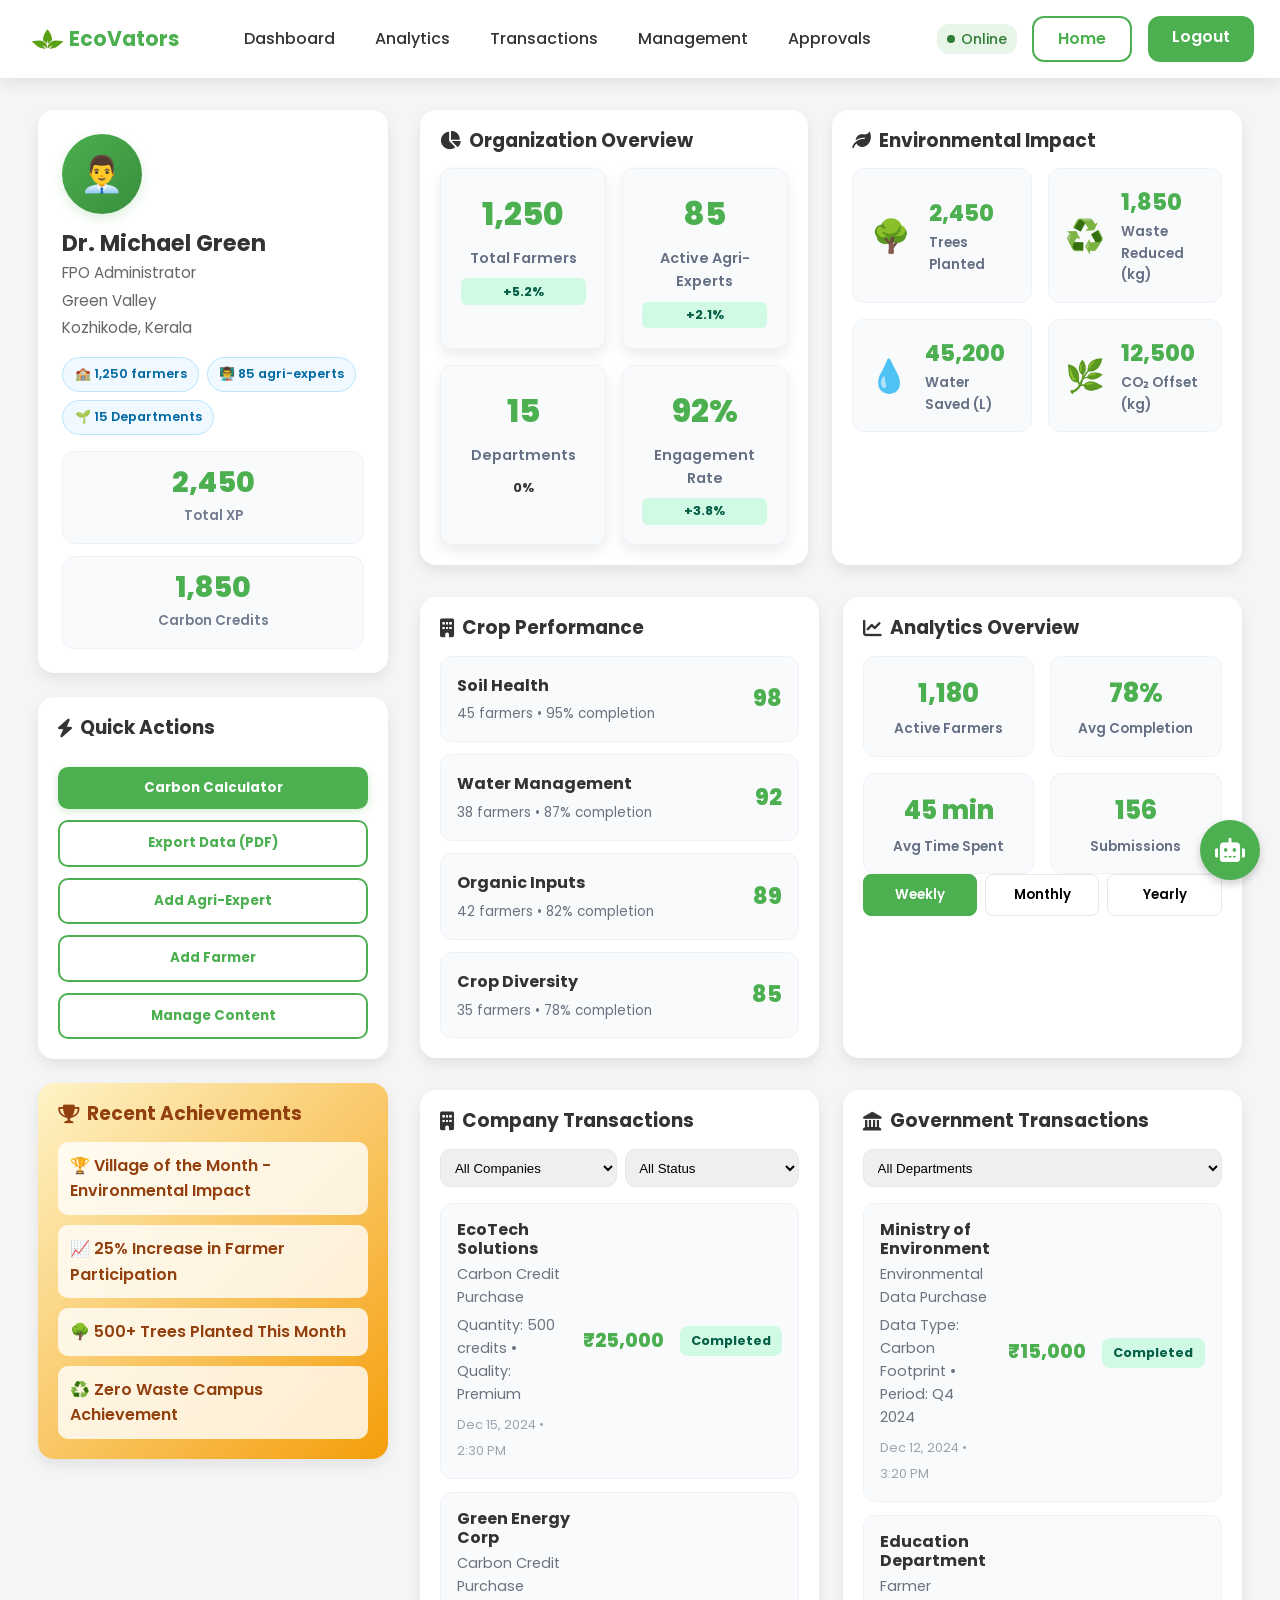
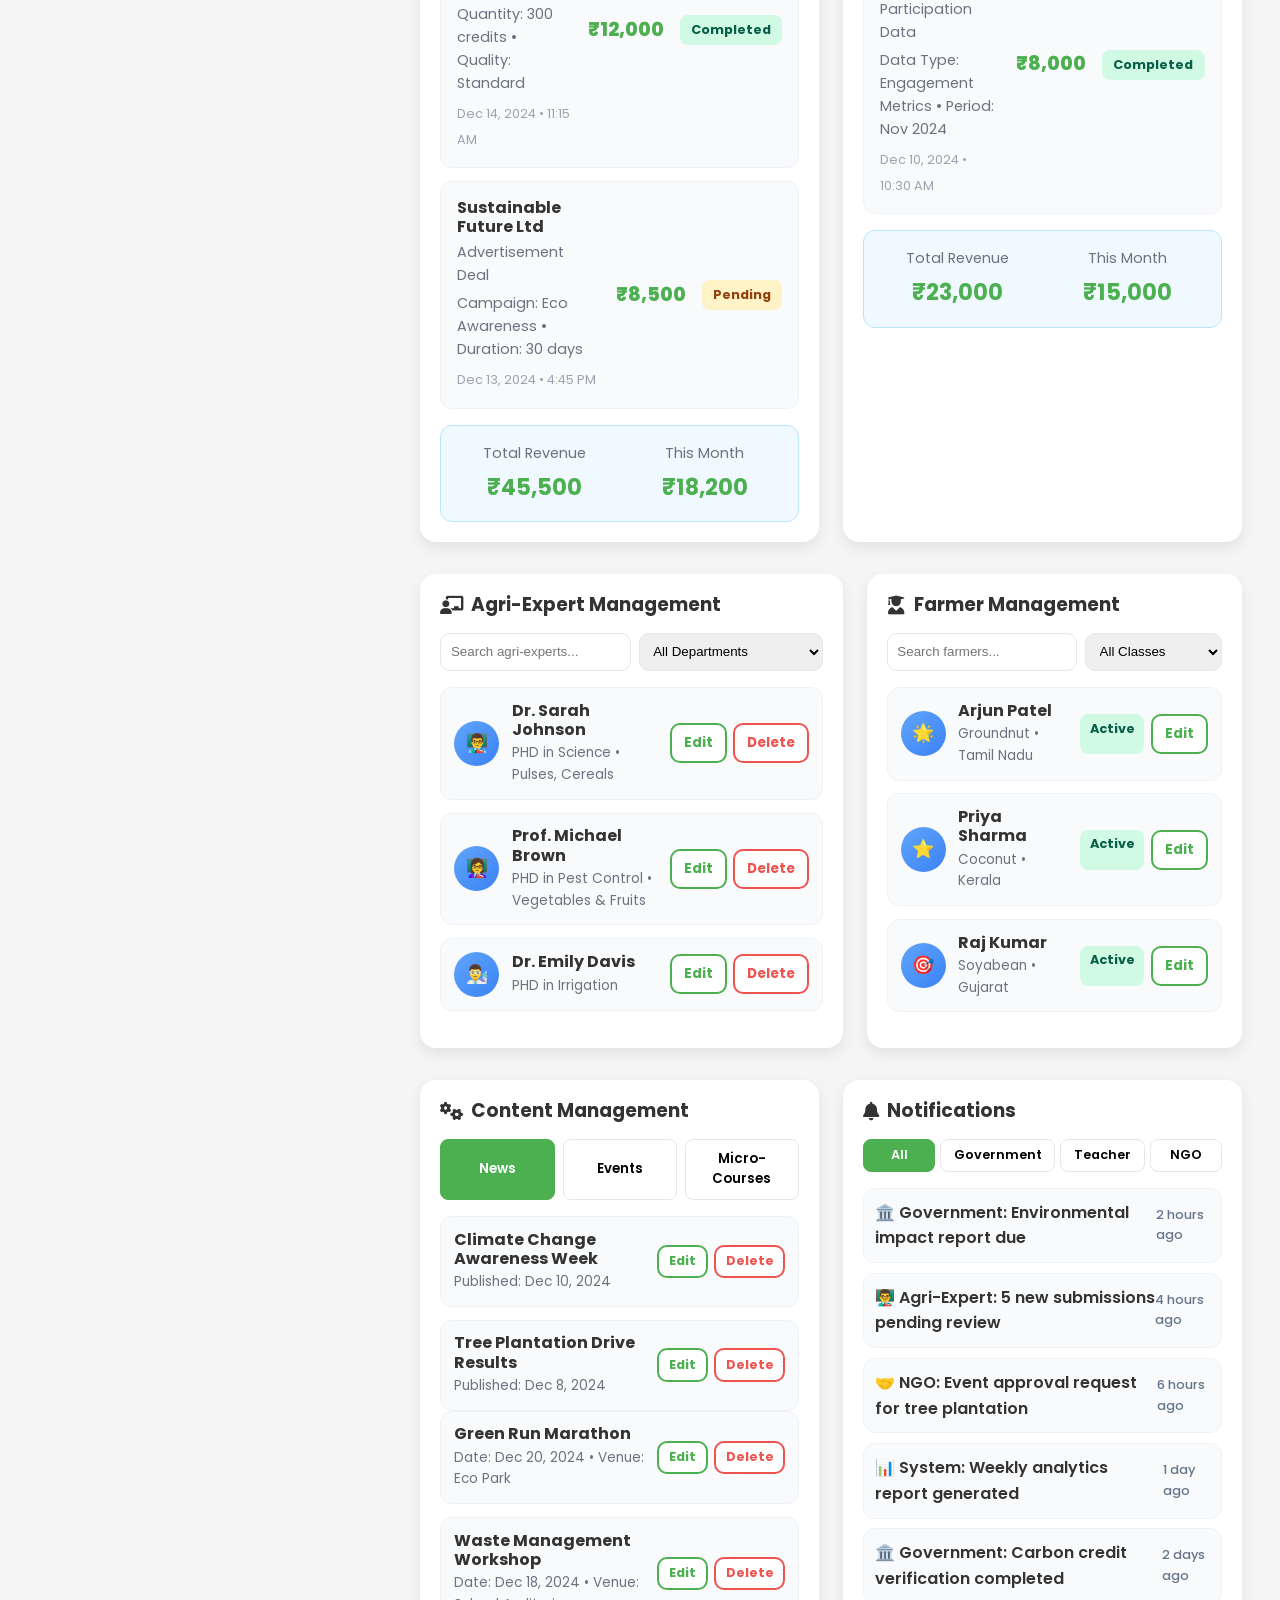
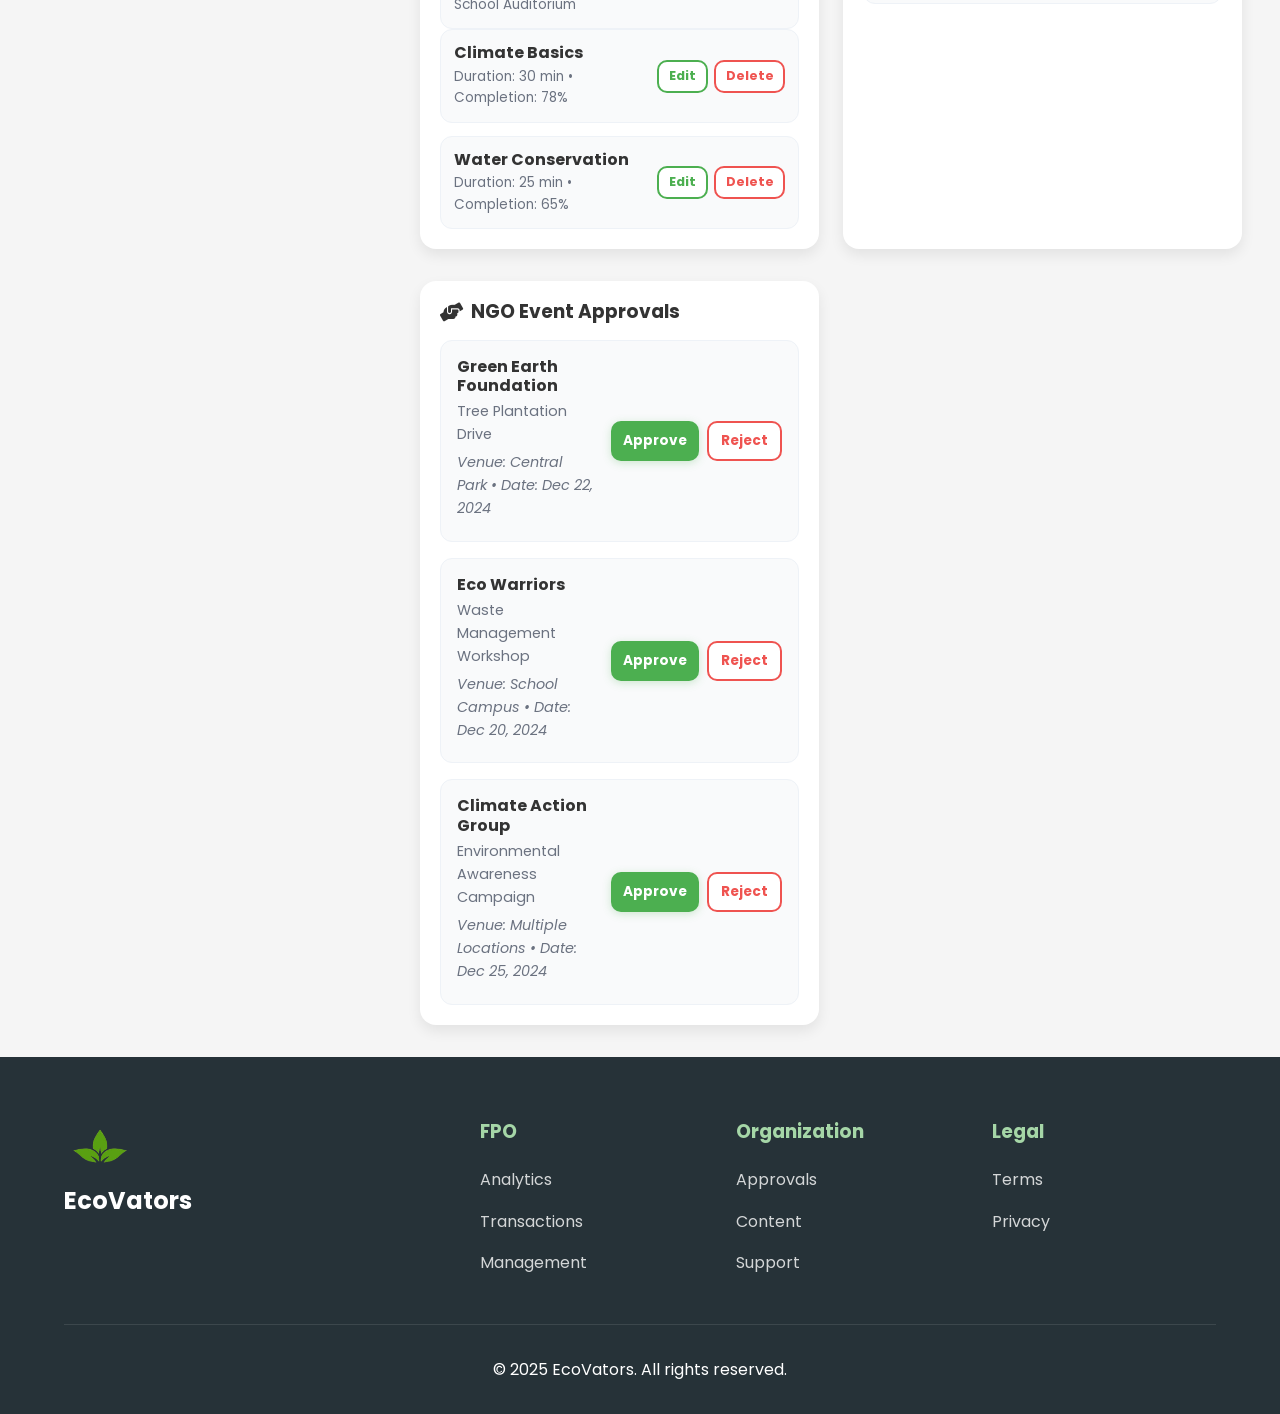
<file: htmls/CoorperativeSociety.html>
<!DOCTYPE html>
<html lang="en">
  <head>
    <meta charset="UTF-8" />
    <meta name="viewport" content="width=device-width, initial-scale=1.0" />
    <title>EcoVators - Cooperative Society Dashboard</title>
    <link rel="stylesheet" href="../css/styles.css" />
    <link rel="stylesheet" href="../css/translator.css" />
    <link rel="stylesheet" href="../css/admin.css" />
    <link
      rel="stylesheet"
      href="https://cdnjs.cloudflare.com/ajax/libs/font-awesome/6.0.0/css/all.min.css"
    />
    <link
      href="https://fonts.googleapis.com/css2?family=Poppins:wght@300;400;500;600;700&display=swap"
      rel="stylesheet"
    />
  <link rel="stylesheet" href="../css/offline-indicator.css">
  <script src="../js/offline-sync.js" defer></script>
  </head>
  <body>
       <!-- Google Translate Widget -->
<div id="google_translate_element"></div>

<script type="text/javascript">
  function loadGoogleTranslate() {
    new google.translate.TranslateElement(
      {
        pageLanguage: "en",
        includedLanguages: "en,hi,fr,de,es,ta,te,bn,ml,kn",
        layout: google.translate.TranslateElement.InlineLayout.HORIZONTAL,
        autoDisplay: false,
      },
      "google_translate_element"
    );
  }

  function toggleTranslator() {
    const element = document.getElementById('google_translate_element');
    element.classList.toggle('show');
  }

  // Close translator when clicking outside
  document.addEventListener('click', function(event) {
    const translator = document.getElementById('google_translate_element');
    const icon = document.querySelector('.translator-icon');
    
    if (!translator.contains(event.target) && !icon.contains(event.target)) {
      translator.classList.remove('show');
    }
  });
</script>

<script src="//translate.google.com/translate_a/element.js?cb=loadGoogleTranslate"></script>
    <div class="dashboard-container">
      <nav class="navbar">
        <a href="../index.html">
        <div class="logo" >
          <img src="../assets/logo.webp" alt="EcoVators Logo" />
          <h1>EcoVators</h1>
        </div>
        </a>
        <button
          class="hamburger"
          id="menu-toggle"
          aria-label="Toggle menu"
          aria-expanded="false"
        >
          <i class="fa-solid fa-bars"></i>
        </button>
        <div class="nav-links">
          <a href="#dashboard" data-i18n="admin.nav.dashboard">Dashboard</a>
          <a href="#analytics" data-i18n="admin.nav.analytics">Analytics</a>
          <a href="#transactions" data-i18n="admin.nav.transactions">Transactions</a>
          <a href="#management" data-i18n="admin.nav.management">Management</a>
          <a href="#approvals" data-i18n="admin.nav.approvals">Approvals</a>
        </div>
        <div class="connection-indicator">
          <span id="connection-status" class="status-online">Online</span>
        </div>
        <div class="auth-buttons">
          <a href="../index.html" class="login-btn" data-i18n="nav.home">Home</a>
          <a href="../index.html" class="get-started-btn" data-i18n="nav.logout">Logout</a>
        </div>
      </nav>
      <div class="mobile-nav" id="mobile-nav">
        <a href="#dashboard">Dashboard</a>
        <a href="#analytics">Analytics</a>
        <a href="#transactions">Transactions</a>
        <a href="#management">Management</a>
        <a href="#approvals">Approvals</a>
        <a href="../index.html" class="login-btn">Home</a>
        <button class="get-started-btn" id="mobile-logout-btn">Logout</button>
      </div>

      <main class="admin-layout">
        <aside class="sidebar">
          <div class="admin-card">
            <div class="avatar">👨‍💼</div>
            <div class="admin-info">
              <h2 id="admin-name">Dr. Michael Green</h2>
              <p id="admin-meta">FPO Administrator</p>
              <p id="admin-org">Green Valley</p>
              <p id="admin-location">Kozhikode, Kerala</p>
            </div>
            <div class="org-stats">
              <span class="stat-pill">🏫 1,250 farmers</span>
              <span class="stat-pill">👨‍🏫 85 agri-experts</span>
              <span class="stat-pill">🌱 15 Departments</span>
            </div>
            <div class="quick-metrics">
              <div class="metric">
                <div class="metric-value">2,450</div>
                <div class="metric-label">Total XP</div>
              </div>
              <div class="metric">
                <div class="metric-value">1,850</div>
                <div class="metric-label">Carbon Credits</div>
              </div>
            </div>
          </div>

          <div class="card quick-actions">
            <h3 data-i18n="admin.quick_actions"><i class="fas fa-bolt"></i> Quick Actions</h3>
            <button class="btn-primary full" id="carbon-calculator" data-i18n="admin.quick_actions.carbon_calculator">Carbon Calculator</button>
            <button class="btn-outline full" id="export-data" data-i18n="admin.quick_actions.export_data">Export Data (PDF)</button>
            <button class="btn-outline full" id="add-teacher" data-i18n="admin.quick_actions.add_agri_expert">Add Agri-Expert</button>
            <button class="btn-outline full" id="add-student" data-i18n="admin.quick_actions.add_farmer">Add Farmer</button>
            <button class="btn-outline full" id="manage-content" data-i18n="admin.quick_actions.manage_content">Manage Content</button>
          </div>

          <div class="card recent-achievements">
            <h3 data-i18n="admin.recent_achievements"><i class="fas fa-trophy"></i> Recent Achievements</h3>
            <div class="achievement-list">
              <div class="achievement">
                🏆 Village of the Month - Environmental Impact
              </div>
              <div class="achievement">
                📈 25% Increase in Farmer Participation
              </div>
              <div class="achievement">🌳 500+ Trees Planted This Month</div>
              <div class="achievement">♻️ Zero Waste Campus Achievement</div>
            </div>
          </div>
        </aside>

        <section class="content">
          <section class="cards-row" id="dashboard">
            <div class="card overview">
              <h3 data-i18n="admin.overview"><i class="fas fa-chart-pie"></i> Organization Overview</h3>
              <div class="stats-grid">
                <div class="stat-card">
                  <div class="stat-number">1,250</div>
                  <div class="stat-label" data-i18n="admin.stats.total_farmers">Total Farmers</div>
                  <div class="stat-change positive">+5.2%</div>
                </div>
                <div class="stat-card">
                  <div class="stat-number">85</div>
                  <div class="stat-label" data-i18n="admin.stats.active_agri_experts">Active Agri-Experts</div>
                  <div class="stat-change positive">+2.1%</div>
                </div>
                <div class="stat-card">
                  <div class="stat-number">15</div>
                  <div class="stat-label" data-i18n="admin.stats.departments">Departments</div>
                  <div class="stat-change">0%</div>
                </div>
                <div class="stat-card">
                  <div class="stat-number">92%</div>
                  <div class="stat-label" data-i18n="admin.stats.engagement_rate">Engagement Rate</div>
                  <div class="stat-change positive">+3.8%</div>
                </div>
              </div>
            </div>

            <div class="card environmental-impact">
              <h3 data-i18n="admin.environmental_impact"><i class="fas fa-leaf"></i> Environmental Impact</h3>
              <div class="impact-metrics">
                <div class="impact-item">
                  <div class="impact-icon">🌳</div>
                  <div>
                    <div class="impact-value">2,450</div>
                    <div class="impact-label" data-i18n="admin.impact.trees_planted">Trees Planted</div>
                  </div>
                </div>
                <div class="impact-item">
                  <div class="impact-icon">♻️</div>
                  <div>
                    <div class="impact-value">1,850</div>
                    <div class="impact-label" data-i18n="admin.impact.waste_reduced">Waste Reduced (kg)</div>
                  </div>
                </div>
                <div class="impact-item">
                  <div class="impact-icon">💧</div>
                  <div>
                    <div class="impact-value">45,200</div>
                    <div class="impact-label" data-i18n="admin.impact.water_saved">Water Saved (L)</div>
                  </div>
                </div>
                <div class="impact-item">
                  <div class="impact-icon">🌿</div>
                  <div>
                    <div class="impact-value">12,500</div>
                    <div class="impact-label" data-i18n="admin.impact.co2_offset">CO₂ Offset (kg)</div>
                  </div>
                </div>
              </div>
            </div>
          </section>

          <section class="grid-2" id="analytics">
            <div class="card department-performance">
              <h3 data-i18n="admin.department_performance"><i class="fas fa-building"></i> Crop Performance</h3>
              <div class="dept-list">
                <div class="dept-item">
                  <div class="dept-info">
                    <div class="dept-name">Soil Health</div>
                    <div class="dept-stats">45 farmers • 95% completion</div>
                  </div>
                  <div class="dept-score">98</div>
                </div>
                <div class="dept-item">
                  <div class="dept-info">
                    <div class="dept-name">Water Management</div>
                    <div class="dept-stats">38 farmers • 87% completion</div>
                  </div>
                  <div class="dept-score">92</div>
                </div>
                <div class="dept-item">
                  <div class="dept-info">
                    <div class="dept-name">Organic Inputs</div>
                    <div class="dept-stats">42 farmers • 82% completion</div>
                  </div>
                  <div class="dept-score">89</div>
                </div>
                <div class="dept-item">
                  <div class="dept-info">
                    <div class="dept-name">Crop Diversity</div>
                    <div class="dept-stats">35 farmers • 78% completion</div>
                  </div>
                  <div class="dept-score">85</div>
                </div>
              </div>
            </div>

            <div class="card analytics-overview">
              <h3 data-i18n="admin.analytics_overview"><i class="fas fa-chart-line"></i> Analytics Overview</h3>
              <div class="analytics-grid">
                <div class="analytic-card">
                  <div class="analytic-value">1,180</div>
                  <div class="analytic-label" data-i18n="admin.analytics.active_farmers">Active Farmers</div>
                </div>
                <div class="analytic-card">
                  <div class="analytic-value">78%</div>
                  <div class="analytic-label" data-i18n="admin.analytics.avg_completion">Avg Completion</div>
                </div>
                <div class="analytic-card">
                  <div class="analytic-value">45 min</div>
                  <div class="analytic-label" data-i18n="admin.analytics.avg_time_spent">Avg Time Spent</div>
                </div>
                <div class="analytic-card">
                  <div class="analytic-value">156</div>
                  <div class="analytic-label" data-i18n="admin.analytics.submissions">Submissions</div>
                </div>
              </div>
              <div class="analytics-filters">
                <button class="tab active" data-period="weekly">Weekly</button>
                <button class="tab" data-period="monthly">Monthly</button>
                <button class="tab" data-period="yearly">Yearly</button>
              </div>
            </div>
          </section>

          <section class="grid-2" id="transactions">
            <div class="card company-transactions">
              <h3 data-i18n="admin.company_transactions"><i class="fas fa-building"></i> Company Transactions</h3>
              <div class="transaction-filters">
                <select class="class-filter">
                  <option>All Companies</option>
                  <option>EcoTech Solutions</option>
                  <option>Green Energy Corp</option>
                  <option>Sustainable Future Ltd</option>
                </select>
                <select class="class-filter">
                  <option>All Status</option>
                  <option>Completed</option>
                  <option>Pending</option>
                  <option>Failed</option>
                </select>
              </div>
              <div class="transaction-list">
                <div class="transaction-item">
                  <div class="transaction-info">
                    <h4>EcoTech Solutions</h4>
                    <p>Carbon Credit Purchase</p>
                    <p>Quantity: 500 credits • Quality: Premium</p>
                    <span class="date">Dec 15, 2024 • 2:30 PM</span>
                  </div>
                  <div class="transaction-amount">₹25,000</div>
                  <div class="transaction-status completed">Completed</div>
                </div>
                <div class="transaction-item">
                  <div class="transaction-info">
                    <h4>Green Energy Corp</h4>
                    <p>Carbon Credit Purchase</p>
                    <p>Quantity: 300 credits • Quality: Standard</p>
                    <span class="date">Dec 14, 2024 • 11:15 AM</span>
                  </div>
                  <div class="transaction-amount">₹12,000</div>
                  <div class="transaction-status completed">Completed</div>
                </div>
                <div class="transaction-item">
                  <div class="transaction-info">
                    <h4>Sustainable Future Ltd</h4>
                    <p>Advertisement Deal</p>
                    <p>Campaign: Eco Awareness • Duration: 30 days</p>
                    <span class="date">Dec 13, 2024 • 4:45 PM</span>
                  </div>
                  <div class="transaction-amount">₹8,500</div>
                  <div class="transaction-status pending">Pending</div>
                </div>
              </div>
              <div class="transaction-summary">
                <div class="summary-item">
                  <span>Total Revenue</span>
                  <strong>₹45,500</strong>
                </div>
                <div class="summary-item">
                  <span>This Month</span>
                  <strong>₹18,200</strong>
                </div>
              </div>
            </div>

            <div class="card government-transactions">
              <h3 data-i18n="admin.government_transactions"><i class="fas fa-landmark"></i> Government Transactions</h3>
              <div class="transaction-filters">
                <select class="class-filter">
                  <option>All Departments</option>
                  <option>Ministry of Environment</option>
                  <option>Education Department</option>
                  <option>Forest Department</option>
                </select>
              </div>
              <div class="transaction-list">
                <div class="transaction-item">
                  <div class="transaction-info">
                    <h4>Ministry of Environment</h4>
                    <p>Environmental Data Purchase</p>
                    <p>Data Type: Carbon Footprint • Period: Q4 2024</p>
                    <span class="date">Dec 12, 2024 • 3:20 PM</span>
                  </div>
                  <div class="transaction-amount">₹15,000</div>
                  <div class="transaction-status completed">Completed</div>
                </div>
                <div class="transaction-item">
                  <div class="transaction-info">
                    <h4>Education Department</h4>
                    <p>Farmer Participation Data</p>
                    <p>Data Type: Engagement Metrics • Period: Nov 2024</p>
                    <span class="date">Dec 10, 2024 • 10:30 AM</span>
                  </div>
                  <div class="transaction-amount">₹8,000</div>
                  <div class="transaction-status completed">Completed</div>
                </div>
              </div>
              <div class="transaction-summary">
                <div class="summary-item">
                  <span>Total Revenue</span>
                  <strong>₹23,000</strong>
                </div>
                <div class="summary-item">
                  <span>This Month</span>
                  <strong>₹15,000</strong>
                </div>
              </div>
            </div>
          </section>

          <section class="grid-2" id="management">
            <div class="card teacher-management">
              <h3 data-i18n="admin.teacher_management"><i class="fas fa-chalkboard-teacher"></i>Agri-Expert Management</h3>
              <div class="search-bar">
                <input type="text" placeholder="Search agri-experts..." />
                <select class="class-filter">
                  <option>All Departments</option>
                  <option>Pest & Diesease control</option>
                  <option>Soil Health</option>
                  <option>Water Management</option>
                  <option>Organic Inputs</option>
                </select>
              </div>
              <div class="teacher-list">
                <div class="teacher-item">
                  <div class="teacher-avatar">👨‍🏫</div>
                  <div class="teacher-info">
                    <h4>Dr. Sarah Johnson</h4>
                    <p>PHD in Science • Pulses, Cereals</p>
                  </div>
                  <div class="teacher-actions">
                    <button class="btn-outline sm">Edit</button>
                    <button class="btn-outline sm danger">Delete</button>
                  </div>
                </div>
                <div class="teacher-item">
                  <div class="teacher-avatar">👩‍🏫</div>
                  <div class="teacher-info">
                    <h4>Prof. Michael Brown</h4>
                    <p>PHD in Pest Control • Vegetables & Fruits</p>
                  </div>
                  <div class="teacher-actions">
                    <button class="btn-outline sm">Edit</button>
                    <button class="btn-outline sm danger">Delete</button>
                  </div>
                </div>
                <div class="teacher-item">
                  <div class="teacher-avatar">👨‍🔬</div>
                  <div class="teacher-info">
                    <h4>Dr. Emily Davis</h4>
                    <p>PHD in Irrigation</p>
                  </div>
                  <div class="teacher-actions">
                    <button class="btn-outline sm">Edit</button>
                    <button class="btn-outline sm danger">Delete</button>
                  </div>
                </div>
              </div>
            </div>

            <div class="card student-management">
              <h3 data-i18n="admin.farmer_management"><i class="fas fa-user-graduate"></i> Farmer Management</h3>
              <div class="search-bar">
                <input type="text" placeholder="Search farmers..." />
                <select class="class-filter">
                  <option>All Classes</option>
                  <option>Pulses</option>
                  <option>Pulses</option>
                  <option>Fruits</option>
                  <option>Vegetables</option>
                  <option>Cash Crops</option>
                </select>
              </div>
              <div class="student-list">
                <div class="student-item">
                  <div class="student-avatar">🌟</div>
                  <div class="student-info">
                    <h4>Arjun Patel</h4>
                    <p>Groundnut • Tamil Nadu</p>
                  </div>
                  <div class="student-actions">
                    <span class="student-status active">Active</span>
                    <button class="btn-outline sm">Edit</button>
                  </div>
                </div>
                <div class="student-item">
                  <div class="student-avatar">⭐</div>
                  <div class="student-info">
                    <h4>Priya Sharma</h4>
                    <p>Coconut • Kerala</p>
                  </div>
                  <div class="student-actions">
                    <span class="student-status active">Active</span>
                    <button class="btn-outline sm">Edit</button>
                  </div>
                </div>
                <div class="student-item">
                  <div class="student-avatar">🎯</div>
                  <div class="student-info">
                    <h4>Raj Kumar</h4>
                    <p>Soyabean • Gujarat</p>
                  </div>
                  <div class="student-actions">
                    <span class="student-status active">Active</span>
                    <button class="btn-outline sm">Edit</button>
                  </div>
                </div>
              </div>
            </div>
          </section>

          <section class="grid-2" id="content-management">
            <div class="card content-management">
              <h3 data-i18n="admin.content_management"><i class="fas fa-cogs"></i> Content Management</h3>
              <div class="content-tabs">
                <button class="tab active" data-content="news">News</button>
                <button class="tab" data-content="events">Events</button>
                <button class="tab" data-content="microcourses">
                  Micro-Courses
                </button>
              </div>
              <div class="content-panel active" id="news-panel">
                <div class="content-item">
                  <div>
                    <h4>Climate Change Awareness Week</h4>
                    <p>Published: Dec 10, 2024</p>
                  </div>
                  <div class="content-actions">
                    <button class="btn-outline xs">Edit</button>
                    <button class="btn-outline xs danger">Delete</button>
                  </div>
                </div>
                <div class="content-item">
                  <div>
                    <h4>Tree Plantation Drive Results</h4>
                    <p>Published: Dec 8, 2024</p>
                  </div>
                  <div class="content-actions">
                    <button class="btn-outline xs">Edit</button>
                    <button class="btn-outline xs danger">Delete</button>
                  </div>
                </div>
              </div>
              <div class="content-panel" id="events-panel">
                <div class="content-item">
                  <div>
                    <h4>Green Run Marathon</h4>
                    <p>Date: Dec 20, 2024 • Venue: Eco Park</p>
                  </div>
                  <div class="content-actions">
                    <button class="btn-outline xs">Edit</button>
                    <button class="btn-outline xs danger">Delete</button>
                  </div>
                </div>
                <div class="content-item">
                  <div>
                    <h4>Waste Management Workshop</h4>
                    <p>Date: Dec 18, 2024 • Venue: School Auditorium</p>
                  </div>
                  <div class="content-actions">
                    <button class="btn-outline xs">Edit</button>
                    <button class="btn-outline xs danger">Delete</button>
                  </div>
                </div>
              </div>
              <div class="content-panel" id="microcourses-panel">
                <div class="content-item">
                  <div>
                    <h4>Climate Basics</h4>
                    <p>Duration: 30 min • Completion: 78%</p>
                  </div>
                  <div class="content-actions">
                    <button class="btn-outline xs">Edit</button>
                    <button class="btn-outline xs danger">Delete</button>
                  </div>
                </div>
                <div class="content-item">
                  <div>
                    <h4>Water Conservation</h4>
                    <p>Duration: 25 min • Completion: 65%</p>
                  </div>
                  <div class="content-actions">
                    <button class="btn-outline xs">Edit</button>
                    <button class="btn-outline xs danger">Delete</button>
                  </div>
                </div>
              </div>
            </div>

            <div class="card notifications">
              <h3 data-i18n="admin.notifications"><i class="fas fa-bell"></i> Notifications</h3>
              <div class="notification-tabs">
                <button class="tab active" data-notif="all">All</button>
                <button class="tab" data-notif="government">Government</button>
                <button class="tab" data-notif="teacher">Teacher</button>
                <button class="tab" data-notif="ngo">NGO</button>
              </div>
              <ul class="notif-list">
                <li>
                  🏛️ Government: Environmental impact report due
                  <span>2 hours ago</span>
                </li>
                <li>
                  👨‍🏫 Agri-Expert: 5 new submissions pending review
                  <span>4 hours ago</span>
                </li>
                <li>
                  🤝 NGO: Event approval request for tree plantation
                  <span>6 hours ago</span>
                </li>
                <li>
                  📊 System: Weekly analytics report generated
                  <span>1 day ago</span>
                </li>
                <li>
                  🏛️ Government: Carbon credit verification completed
                  <span>2 days ago</span>
                </li>
              </ul>
            </div>
          </section>

          <section class="grid-2" id="approvals">
            <div class="card ngo-approvals">
              <h3 data-i18n="admin.ngo_event_approvals"><i class="fas fa-hands-helping"></i> NGO Event Approvals</h3>
              <div class="approval-list">
                <div class="approval-item">
                  <div class="approval-info">
                    <h4>Green Earth Foundation</h4>
                    <p>Tree Plantation Drive</p>
                    <p class="venue">
                      Venue: Central Park • Date: Dec 22, 2024
                    </p>
                  </div>
                  <div class="approval-actions">
                    <button class="btn-primary sm">Approve</button>
                    <button class="btn-outline sm danger">Reject</button>
                  </div>
                </div>
                <div class="approval-item">
                  <div class="approval-info">
                    <h4>Eco Warriors</h4>
                    <p>Waste Management Workshop</p>
                    <p class="venue">
                      Venue: School Campus • Date: Dec 20, 2024
                    </p>
                  </div>
                  <div class="approval-actions">
                    <button class="btn-primary sm">Approve</button>
                    <button class="btn-outline sm danger">Reject</button>
                  </div>
                </div>
                <div class="approval-item">
                  <div class="approval-info">
                    <h4>Climate Action Group</h4>
                    <p>Environmental Awareness Campaign</p>
                    <p class="venue">
                      Venue: Multiple Locations • Date: Dec 25, 2024
                    </p>
                  </div>
                  <div class="approval-actions">
                    <button class="btn-primary sm">Approve</button>
                    <button class="btn-outline sm danger">Reject</button>
                  </div>
                </div>
              </div>
            </div>
          </section>
        </section>
      </main>

      <footer>
        <div class="footer-content">
          <div class="footer-logo">
            <img src="../assets/logo.webp" alt="EcoVators Logo" />
            <h2>EcoVators</h2>
          </div>
          <div class="footer-links">
            <div class="footer-column">
              <h3>FPO</h3>
              <a href="#analytics">Analytics</a>
              <a href="#transactions">Transactions</a>
              <a href="#management">Management</a>
            </div>
            <div class="footer-column">
              <h3>Organization</h3>
              <a href="#approvals">Approvals</a>
              <a href="#content">Content</a>
              <a href="#">Support</a>
            </div>
            <div class="footer-column">
              <h3>Legal</h3>
              <a href="#">Terms</a>
              <a href="#">Privacy</a>
            </div>
          </div>
        </div>
        <div class="footer-bottom">
          <p>&copy; 2025 EcoVators. All rights reserved.</p>
        </div>
      </footer>
    </div>

    <!-- Carbon Calculator Modal -->
    <div id="carbon-calculator-modal" class="modal-overlay">
      <div class="modal carbon-calculator-modal">
        <div class="modal-header">
          <div class="modal-title">
            <i class="fas fa-leaf"></i>
            <h3>Carbon Credit Calculator</h3>
          </div>
          <button class="modal-close">&times;</button>
        </div>
        <div class="modal-content">
          <div class="calc-intro">
            <p>
              Calculate your organization's carbon credits based on
              environmental activities. This tool helps you track and quantify
              your environmental impact.
            </p>
          </div>

          <div class="calc-form">
            <div class="form-section">
              <h4><i class="fas fa-tree"></i> Tree Planting</h4>
              <div class="input-group">
                <label for="trees-planted">Number of Trees Planted</label>
                <input
                  type="number"
                  id="trees-planted"
                  placeholder="Enter number of trees"
                  min="0"
                />
                <span class="input-hint">1 tree = 10 carbon credits</span>
              </div>
            </div>

            <div class="form-section">
              <h4><i class="fas fa-recycle"></i> Waste Management</h4>
              <div class="input-group">
                <label for="waste-reduced">Waste Reduced (kg)</label>
                <input
                  type="number"
                  id="waste-reduced"
                  placeholder="Enter waste reduced in kg"
                  min="0"
                />
                <span class="input-hint">1 kg = 2 carbon credits</span>
              </div>
            </div>

            <div class="form-section">
              <h4><i class="fas fa-tint"></i> Water Conservation</h4>
              <div class="input-group">
                <label for="water-saved">Water Saved (liters)</label>
                <input
                  type="number"
                  id="water-saved"
                  placeholder="Enter water saved in liters"
                  min="0"
                />
                <span class="input-hint">1 liter = 0.1 carbon credits</span>
              </div>
            </div>

            <div class="form-section">
              <h4><i class="fas fa-bolt"></i> Energy Conservation</h4>
              <div class="input-group">
                <label for="energy-saved">Energy Saved (kWh)</label>
                <input
                  type="number"
                  id="energy-saved"
                  placeholder="Enter energy saved in kWh"
                  min="0"
                />
                <span class="input-hint">1 kWh = 5 carbon credits</span>
              </div>
            </div>
          </div>

          <div class="calc-result">
            <div class="result-header">
              <i class="fas fa-calculator"></i>
              <h4>Total Carbon Credits Earned</h4>
            </div>
            <div class="result-value">
              <span id="carbon-result">0</span>
              <span class="result-unit">Credits</span>
            </div>
            <div class="result-breakdown" id="result-breakdown">
              <div class="breakdown-item">
                <span class="breakdown-label">Trees:</span>
                <span class="breakdown-value" id="trees-credits">0</span>
              </div>
              <div class="breakdown-item">
                <span class="breakdown-label">Waste:</span>
                <span class="breakdown-value" id="waste-credits">0</span>
              </div>
              <div class="breakdown-item">
                <span class="breakdown-label">Water:</span>
                <span class="breakdown-value" id="water-credits">0</span>
              </div>
              <div class="breakdown-item">
                <span class="breakdown-label">Energy:</span>
                <span class="breakdown-value" id="energy-credits">0</span>
              </div>
            </div>
          </div>

          <div class="modal-actions">
            <button class="btn-outline" id="close-calculator">
              <i class="fas fa-times"></i>
              Close
            </button>
            <button class="btn-primary" id="export-calculator">
              <i class="fas fa-download"></i>
              Export Report
            </button>
          </div>
        </div>
      </div>
    </div>

    <div class="toast" id="toast">✅ Action completed successfully!</div>

    <script src="../js/auth.js"></script>
    <script src="../js/ai-chatbot.js" defer></script>
    <script>
      document.addEventListener('DOMContentLoaded', function() {
        updateTranslations();
      });
    </script>
    <script>
      // Get logout buttons
      const logoutBtn = document.getElementById("logout-btn");
      const mobileLogoutBtn = document.getElementById("mobile-logout-btn");

      // Handle logout
      async function handleLogout() {
        try {
        } catch (error) {
          console.error("Error logging out:", error);
        }
      }

      // Add click listeners
      logoutBtn.addEventListener("click", handleLogout);
      mobileLogoutBtn.addEventListener("click", handleLogout);

      const toggleBtn = document.getElementById("menu-toggle");
      const mobileNav = document.getElementById("mobile-nav");
      if (toggleBtn && mobileNav) {
        toggleBtn.addEventListener("click", () => {
          const isOpen = mobileNav.classList.toggle("open");
          toggleBtn.setAttribute("aria-expanded", isOpen ? "true" : "false");
        });
      }

      const toast = document.getElementById("toast");
      const showToast = (msg) => {
        toast.textContent = msg;
        toast.classList.add("show");
        setTimeout(() => toast.classList.remove("show"), 2500);
      };

      // Content tabs switching
      document.querySelectorAll("[data-content]").forEach((tab) => {
        tab.addEventListener("click", () => {
          document
            .querySelectorAll("[data-content]")
            .forEach((t) => t.classList.remove("active"));
          document
            .querySelectorAll(".content-panel")
            .forEach((p) => p.classList.remove("active"));
          tab.classList.add("active");
          document
            .getElementById(tab.dataset.content + "-panel")
            .classList.add("active");
        });
      });

      // Notification tabs switching
      document.querySelectorAll("[data-notif]").forEach((tab) => {
        tab.addEventListener("click", () => {
          document
            .querySelectorAll("[data-notif]")
            .forEach((t) => t.classList.remove("active"));
          tab.classList.add("active");
          showToast(`Filtered by ${tab.dataset.notif} notifications`);
        });
      });

      // Analytics period switching
      document.querySelectorAll("[data-period]").forEach((tab) => {
        tab.addEventListener("click", () => {
          document
            .querySelectorAll("[data-period]")
            .forEach((t) => t.classList.remove("active"));
          tab.classList.add("active");
          showToast(`Analytics updated for ${tab.dataset.period} period`);
        });
      });

      // Carbon Calculator
      const carbonModal = document.getElementById("carbon-calculator-modal");
      const carbonCalculator = document.getElementById("carbon-calculator");
      const closeCalculator = document.getElementById("close-calculator");
      const modalClose = document.querySelector(".modal-close");

      carbonCalculator.addEventListener("click", () => {
        carbonModal.style.display = "flex";
      });

      closeCalculator.addEventListener("click", () => {
        carbonModal.style.display = "none";
      });

      modalClose.addEventListener("click", () => {
        carbonModal.style.display = "none";
      });

      // Calculate carbon credits
      function calculateCarbonCredits() {
        const trees =
          parseInt(document.getElementById("trees-planted").value) || 0;
        const waste =
          parseInt(document.getElementById("waste-reduced").value) || 0;
        const water =
          parseInt(document.getElementById("water-saved").value) || 0;
        const energy =
          parseInt(document.getElementById("energy-saved").value) || 0;

        // Calculate individual credits
        const treesCredits = trees * 10;
        const wasteCredits = waste * 2;
        const waterCredits = water * 0.1;
        const energyCredits = energy * 5;

        // Total credits
        const totalCredits =
          treesCredits + wasteCredits + waterCredits + energyCredits;

        // Update display
        document.getElementById("carbon-result").textContent =
          Math.round(totalCredits);
        document.getElementById("trees-credits").textContent =
          Math.round(treesCredits);
        document.getElementById("waste-credits").textContent =
          Math.round(wasteCredits);
        document.getElementById("water-credits").textContent =
          Math.round(waterCredits);
        document.getElementById("energy-credits").textContent =
          Math.round(energyCredits);
      }

      document.querySelectorAll(".calc-form input").forEach((input) => {
        input.addEventListener("input", calculateCarbonCredits);
      });

      // Export data
      document.getElementById("export-data").addEventListener("click", () => {
        showToast("📊 Data export initiated. PDF will be downloaded shortly.");
      });

      // Quick actions
      document.getElementById("add-teacher").addEventListener("click", () => {
        showToast("👨‍🏫 Add teacher form opened");
      });

      document.getElementById("add-student").addEventListener("click", () => {
        showToast("👨‍🎓 Add student form opened");
      });

      document
        .getElementById("manage-content")
        .addEventListener("click", () => {
          showToast("📝 Content management panel opened");
        });

      // Transaction filters
      document
        .querySelectorAll(".transaction-filters select")
        .forEach((select) => {
          select.addEventListener("change", () => {
            showToast("🔍 Transaction list filtered");
          });
        });

      // Search functionality
      document.querySelectorAll(".search-bar input").forEach((input) => {
        input.addEventListener("input", () => {
          showToast("🔍 Search results updated");
        });
      });

      // Approval actions
      document
        .querySelectorAll(".approval-actions button")
        .forEach((button) => {
          button.addEventListener("click", () => {
            if (button.textContent.includes("Approve")) {
              showToast("✅ Event approved successfully");
            } else {
              showToast("❌ Event rejected");
            }
            button.closest(".approval-item").remove();
          });
        });

      // Content management actions
      document.querySelectorAll(".content-actions button").forEach((button) => {
        button.addEventListener("click", () => {
          if (button.textContent.includes("Edit")) {
            showToast("✏️ Edit form opened");
          } else {
            showToast("🗑️ Content deleted");
            button.closest(".content-item").remove();
          }
        });
      });

      // Teacher/Student management actions
      document
        .querySelectorAll(".teacher-actions button, .student-actions button")
        .forEach((button) => {
          button.addEventListener("click", () => {
            if (button.textContent.includes("Edit")) {
              showToast("✏️ Edit form opened");
            } else {
              showToast("🗑️ User deleted");
              button.closest(".teacher-item, .student-item").remove();
            }
          });
        });

      // Export calculator report
      document
        .getElementById("export-calculator")
        .addEventListener("click", () => {
          showToast("📊 Carbon credit report exported");
          carbonModal.style.display = "none";
        });

      // Close modal when clicking outside
      carbonModal.addEventListener("click", (e) => {
        if (e.target === carbonModal) {
          carbonModal.style.display = "none";
        }
      });
    </script>
  </body>
</html>
</file>
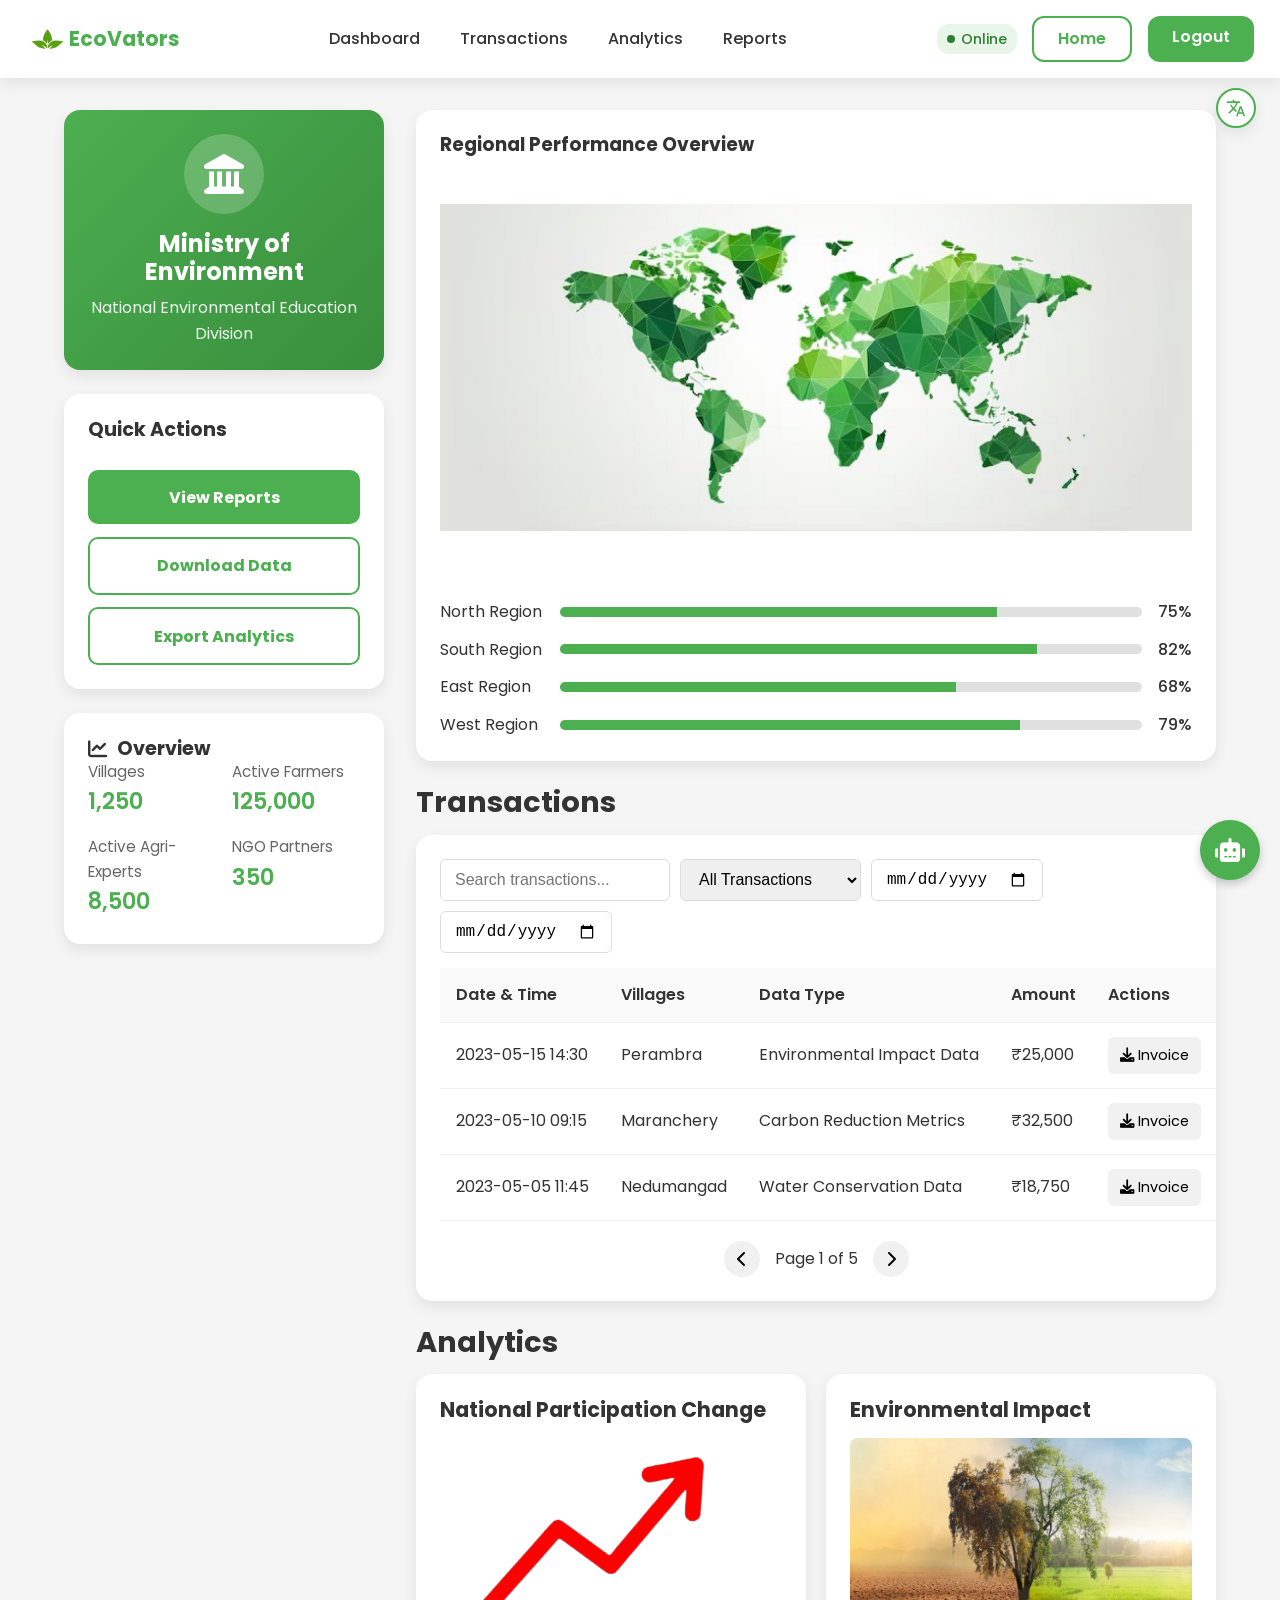
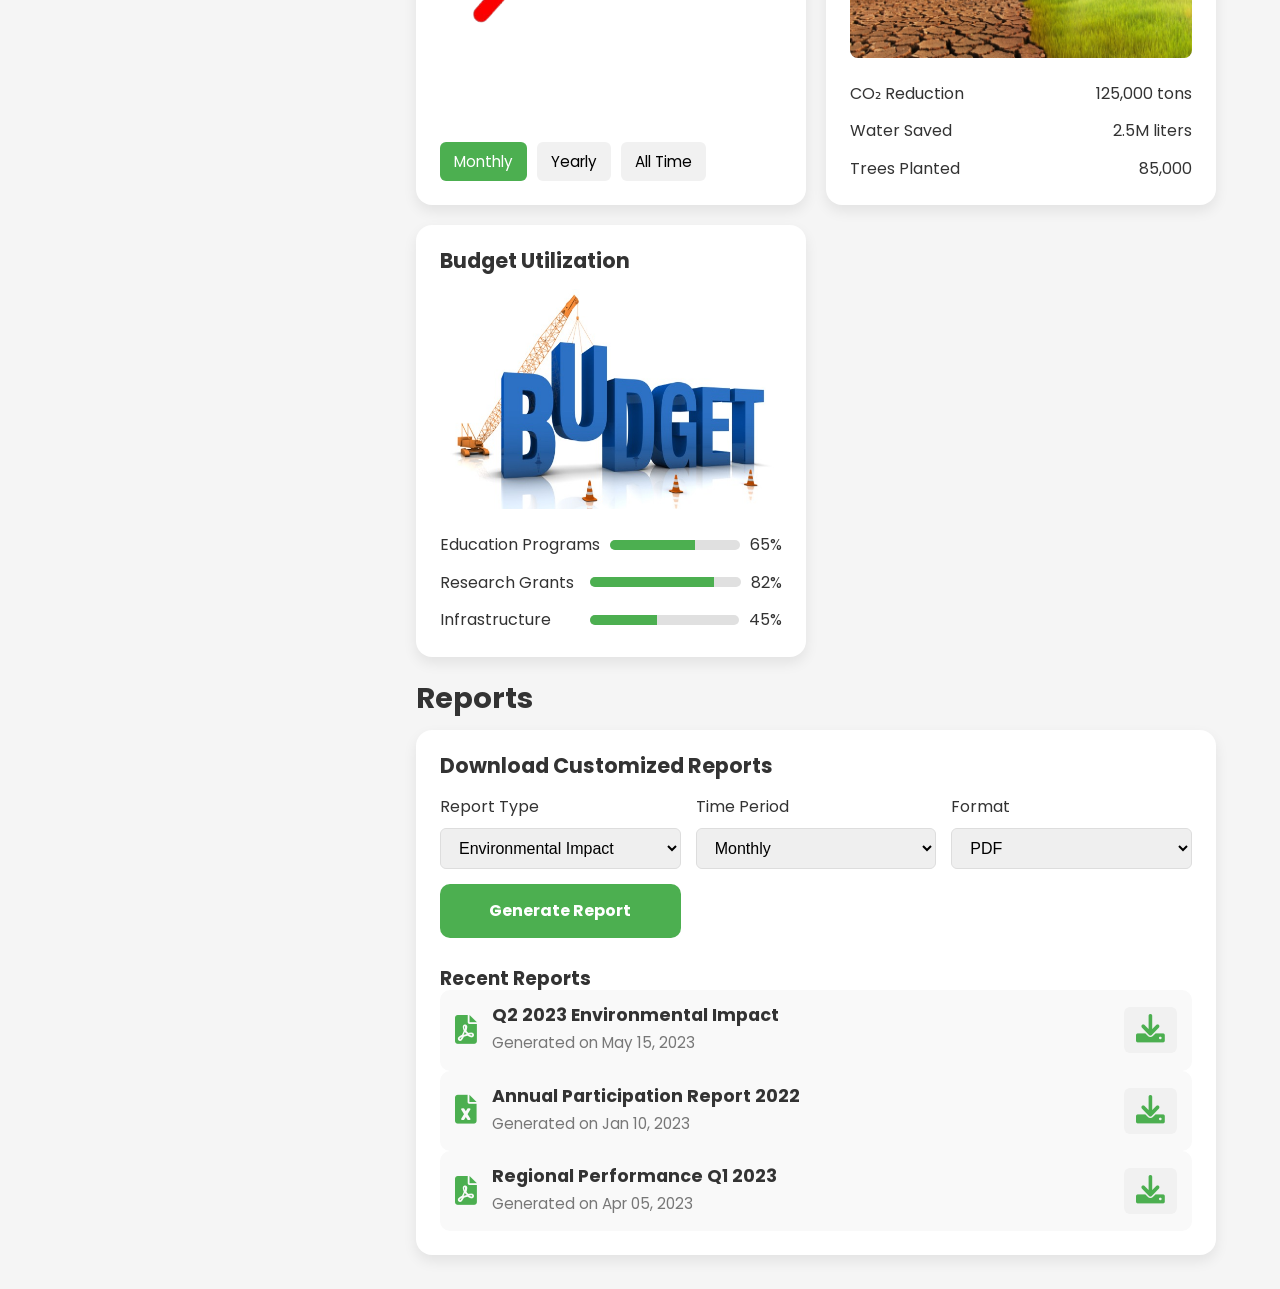
<file: htmls/government.html>
<!DOCTYPE html>
<html lang="en">
  <head>
    <meta charset="UTF-8" />
    <meta name="viewport" content="width=device-width, initial-scale=1.0" />
    <title>EcoVators - Government Dashboard</title>
    <link rel="stylesheet" href="../css/styles.css" />
    <link rel="stylesheet" href="../css/translator.css" />
    <link rel="stylesheet" href="../css/government.css" />
    <link
      rel="stylesheet"
      href="https://cdnjs.cloudflare.com/ajax/libs/font-awesome/6.0.0/css/all.min.css"
    />
    <link
      href="https://fonts.googleapis.com/css2?family=Poppins:wght@300;400;500;600;700&display=swap"
      rel="stylesheet"
    />
    <link rel="stylesheet" href="../css/offline-indicator.css" />
    <script src="../js/offline-sync.js" defer></script>
    <script>
      document.addEventListener("DOMContentLoaded", function () {
        // Initialize language system
        updateTranslations();
      });
    </script>
  </head>
  <body>
    <!-- Translator Icon -->
<div class="translator-icon" onclick="toggleTranslator()">
    <svg xmlns="http://www.w3.org/2000/svg" viewBox="0 0 24 24">
        <path d="M12.87 15.07l-2.54-2.51.03-.03c1.74-1.94 2.98-4.17 3.71-6.53H17V4h-7V2H8v2H1v1.99h11.17C11.5 7.92 10.44 9.75 9 11.35 8.07 10.32 7.3 9.19 6.69 8h-2c.73 1.63 1.73 3.17 2.98 4.56l-5.09 5.02L4 19l5-5 3.11 3.11.76-2.04zM18.5 10h-2L12 22h2l1.12-3h4.75L21 22h2l-4.5-12zm-2.62 7l1.62-4.33L19.12 17h-3.24z"/>
    </svg>
</div>

<!-- Google Translate Widget -->
<div id="google_translate_element"></div>

<script type="text/javascript">
  function loadGoogleTranslate() {
    new google.translate.TranslateElement(
      {
        pageLanguage: "en",
        includedLanguages: "en,hi,fr,de,es,ta,te,bn,ml,kn",
        layout: google.translate.TranslateElement.InlineLayout.HORIZONTAL,
        autoDisplay: false,
      },
      "google_translate_element"
    );
  }

  function toggleTranslator() {
    const element = document.getElementById('google_translate_element');
    element.classList.toggle('show');
  }

  // Close translator when clicking outside
  document.addEventListener('click', function(event) {
    const translator = document.getElementById('google_translate_element');
    const icon = document.querySelector('.translator-icon');
    
    if (!translator.contains(event.target) && !icon.contains(event.target)) {
      translator.classList.remove('show');
    }
  });
</script>

<script src="//translate.google.com/translate_a/element.js?cb=loadGoogleTranslate"></script>
    <div class="dashboard-container">
      <nav class="navbar">
        <a href="../index.html">
        <div class="logo" >
          <img src="../assets/logo.webp" alt="EcoVators Logo" />
          <h1>EcoVators</h1>
        </div>
        </a>
        <button
          class="hamburger"
          id="menu-toggle"
          aria-label="Toggle menu"
          aria-expanded="false"
        >
          <i class="fa-solid fa-bars"></i>
        </button>
        <div class="nav-links">
          <a href="#dashboard" data-i18n="government.nav.dashboard"
            >Dashboard</a
          >
          <a href="#transactions" data-i18n="government.nav.transactions"
            >Transactions</a
          >
          <a href="#analytics" data-i18n="government.nav.analytics"
            >Analytics</a
          >
          <a href="#reports" data-i18n="government.nav.reports">Reports</a>
        </div>
        <div class="connection-indicator">
          <span id="connection-status" class="status-online">Online</span>
        </div>
        <div class="auth-buttons">
          <a href="../index.html" class="login-btn" data-i18n="nav.home"
            >Home</a
          >
          <a href="../index.html" class="get-started-btn" data-i18n="nav.logout"
            >Logout</a
          >
        </div>
      </nav>
      <div class="mobile-nav" id="mobile-nav">
        <a href="#dashboard">Dashboard</a>
        <a href="#transactions">Transactions</a>
        <a href="#analytics">Analytics</a>
        <a href="#reports">Reports</a>
        <a href="../index.html" class="login-btn">Home</a>
        <button class="get-started-btn">Logout</button>
      </div>

      <main class="government-layout">
        <aside class="sidebar">
          <div class="government-card">
            <div class="avatar"><i class="fas fa-landmark"></i></div>
            <div class="government-info">
              <h2 id="government-name">Ministry of Environment</h2>
              <p id="government-meta">
                National Environmental Education Division
              </p>
            </div>
          </div>

          <div class="card quick-links">
            <h3 data-i18n="government.quick_actions.title">Quick Actions</h3>
            <button
              class="btn-primary"
              id="view-reports"
              data-i18n="government.quick_actions.view_reports"
            >
              View Reports
            </button>
            <button
              class="btn-outline"
              id="download-data"
              data-i18n="government.quick_actions.download_data"
            >
              Download Data
            </button>
            <button
              class="btn-outline"
              id="export-analytics"
              data-i18n="government.quick_actions.export_analytics"
            >
              Export Analytics
            </button>
          </div>

          <div class="card overview">
            <h3 data-i18n="government.overview">
              <i class="fas fa-chart-line"></i> Overview
            </h3>
            <div class="overview-stats">
              <div class="stat">
                <span class="label" data-i18n="government.overview.villages"
                  >Villages</span
                >
                <span class="value">1,250</span>
              </div>
              <div class="stat">
                <span
                  class="label"
                  data-i18n="government.overview.active_farmers"
                  >Active Farmers</span
                >
                <span class="value">125,000</span>
              </div>
              <div class="stat">
                <span
                  class="label"
                  data-i18n="government.overview.active_agri_experts"
                  >Active Agri-Experts</span
                >
                <span class="value">8,500</span>
              </div>
              <div class="stat">
                <span class="label" data-i18n="government.overview.ngo_partners"
                  >NGO Partners</span
                >
                <span class="value">350</span>
              </div>
            </div>
          </div>
        </aside>

        <section class="content">
          <section class="cards-row" id="dashboard">
            <div class="card regional-performance">
              <h3 data-i18n="government.regional_performance.title">
                Regional Performance Overview
              </h3>
              <div class="region-map">
                <div class="map-placeholder">
                  <img src="../assets/regional_map.jpg" alt="Regional Map" />
                </div>
              </div>
              <div class="region-stats">
                <div class="region-item">
                  <span class="region-name">North Region</span>
                  <div class="region-bar">
                    <div class="bar-fill" style="width: 75%"></div>
                  </div>
                  <span class="region-value">75%</span>
                </div>
                <div class="region-item">
                  <span class="region-name">South Region</span>
                  <div class="region-bar">
                    <div class="bar-fill" style="width: 82%"></div>
                  </div>
                  <span class="region-value">82%</span>
                </div>
                <div class="region-item">
                  <span class="region-name">East Region</span>
                  <div class="region-bar">
                    <div class="bar-fill" style="width: 68%"></div>
                  </div>
                  <span class="region-value">68%</span>
                </div>
                <div class="region-item">
                  <span class="region-name">West Region</span>
                  <div class="region-bar">
                    <div class="bar-fill" style="width: 79%"></div>
                  </div>
                  <span class="region-value">79%</span>
                </div>
              </div>
            </div>
          </section>

          <section class="section-container" id="transactions">
            <h2 class="section-title" data-i18n="government.transactions.title">
              Transactions
            </h2>
            <div class="card transactions">
              <div class="filters">
                <input type="text" placeholder="Search transactions..." />
                <select>
                  <option data-i18n="government.transactions.all_transactions">
                    All Transactions
                  </option>
                  <option data-i18n="government.transactions.data_purchases">
                    Data Purchases
                  </option>
                  <option data-i18n="government.transactions.research_funding">
                    Research Funding
                  </option>
                </select>
                <input type="date" placeholder="From Date" />
                <input type="date" placeholder="To Date" />
              </div>
              <div class="transactions-table">
                <table>
                  <thead>
                    <tr>
                      <th data-i18n="government.transactions.date_time">
                        Date & Time
                      </th>
                      <th data-i18n="government.transactions.villages">
                        Villages
                      </th>
                      <th data-i18n="government.transactions.data_type">
                        Data Type
                      </th>
                      <th data-i18n="government.transactions.amount">Amount</th>
                      <th data-i18n="government.transactions.actions">
                        Actions
                      </th>
                    </tr>
                  </thead>
                  <tbody>
                    <tr>
                      <td>2023-05-15 14:30</td>
                      <td>Perambra</td>
                      <td>Environmental Impact Data</td>
                      <td>₹25,000</td>
                      <td>
                        <button class="btn-small">
                          <i class="fas fa-download"></i> Invoice
                        </button>
                      </td>
                    </tr>
                    <tr>
                      <td>2023-05-10 09:15</td>
                      <td>Maranchery</td>
                      <td>Carbon Reduction Metrics</td>
                      <td>₹32,500</td>
                      <td>
                        <button class="btn-small">
                          <i class="fas fa-download"></i> Invoice
                        </button>
                      </td>
                    </tr>
                    <tr>
                      <td>2023-05-05 11:45</td>
                      <td>Nedumangad</td>
                      <td>Water Conservation Data</td>
                      <td>₹18,750</td>
                      <td>
                        <button class="btn-small">
                          <i class="fas fa-download"></i> Invoice
                        </button>
                      </td>
                    </tr>
                  </tbody>
                </table>
              </div>
              <div class="pagination">
                <button><i class="fas fa-chevron-left"></i></button>
                <span data-i18n="government.transactions.page"
                  >Page 1 of 5</span
                >
                <button><i class="fas fa-chevron-right"></i></button>
              </div>
            </div>
          </section>

          <section class="section-container" id="analytics">
            <h2 class="section-title" data-i18n="government.analytics.title">
              Analytics
            </h2>
            <div class="analytics-grid">
              <div class="card analytics-card">
                <h3
                  data-i18n="government.analytics.national_participation_change"
                >
                  National Participation Change
                </h3>
                <div class="chart-container">
                  <img
                    src="../assets/participation.png"
                    alt="Participation"
                    class="chart-placeholder"
                  />
                </div>
                <div class="time-filters">
                  <button class="active">Monthly</button>
                  <button data-i18n="government.analytics.yearly">
                    Yearly
                  </button>
                  <button data-i18n="government.analytics.all_time">
                    All Time
                  </button>
                </div>
              </div>
              <div class="card analytics-card">
                <h3 data-i18n="government.analytics.environmental_impact">
                  Environmental Impact
                </h3>
                <div class="chart-container">
                  <img
                    src="../assets/enm.jpeg"
                    alt="Participation"
                    class="chart-placeholder"
                  />
                </div>
                <div class="impact-metrics">
                  <div class="metric">
                    <span class="label">CO₂ Reduction</span>
                    <span class="value">125,000 tons</span>
                  </div>
                  <div class="metric">
                    <span class="label">Water Saved</span>
                    <span class="value">2.5M liters</span>
                  </div>
                  <div class="metric">
                    <span class="label">Trees Planted</span>
                    <span class="value">85,000</span>
                  </div>
                </div>
              </div>
              <div class="card analytics-card">
                <h3 data-i18n="government.analytics.budget_utilization">
                  Budget Utilization
                </h3>
                <div class="chart-container">
                  <img
                    src="../assets/budget.jpeg"
                    alt="Participation"
                    class="chart-placeholder"
                  />
                </div>
                <div class="budget-breakdown">
                  <div class="budget-item">
                    <span class="label">Education Programs</span>
                    <div class="budget-bar">
                      <div class="bar-fill" style="width: 65%"></div>
                    </div>
                    <span class="value">65%</span>
                  </div>
                  <div class="budget-item">
                    <span class="label">Research Grants</span>
                    <div class="budget-bar">
                      <div class="bar-fill" style="width: 82%"></div>
                    </div>
                    <span class="value">82%</span>
                  </div>
                  <div class="budget-item">
                    <span class="label">Infrastructure</span>
                    <div class="budget-bar">
                      <div class="bar-fill" style="width: 45%"></div>
                    </div>
                    <span class="value">45%</span>
                  </div>
                </div>
              </div>
            </div>
          </section>

          <section class="section-container" id="reports">
            <h2 class="section-title" data-i18n="government.reports.title">
              Reports
            </h2>
            <div class="card reports">
              <div class="report-options">
                <h3 data-i18n="government.reports.download_customized_reports">
                  Download Customized Reports
                </h3>
                <div class="report-form">
                  <div class="form-group">
                    <label data-i18n="government.reports.report_type"
                      >Report Type</label
                    >
                    <select>
                      <option
                        data-i18n="government.reports.environmental_impact"
                      >
                        Environmental Impact
                      </option>
                      <option
                        data-i18n="government.reports.participation_metrics"
                      >
                        Participation Metrics
                      </option>
                      <option data-i18n="government.reports.budget_allocation">
                        Budget Allocation
                      </option>
                      <option
                        data-i18n="government.reports.regional_performance"
                      >
                        Regional Performance
                      </option>
                    </select>
                  </div>
                  <div class="form-group">
                    <label data-i18n="government.reports.time_period"
                      >Time Period</label
                    >
                    <select>
                      <option data-i18n="government.reports.monthly">
                        Monthly
                      </option>
                      <option data-i18n="government.reports.quarterly">
                        Quarterly
                      </option>
                      <option data-i18n="government.reports.yearly">
                        Yearly
                      </option>
                      <option data-i18n="government.reports.custom_range">
                        Custom Range
                      </option>
                    </select>
                  </div>
                  <div class="form-group">
                    <label data-i18n="government.reports.format">Format</label>
                    <select>
                      <option data-i18n="government.reports.pdf">PDF</option>
                      <option data-i18n="government.reports.excel">
                        Excel
                      </option>
                      <option data-i18n="government.reports.csv">CSV</option>
                    </select>
                  </div>
                  <button class="btn-primary">Generate Report</button>
                </div>
              </div>
              <div class="recent-reports">
                <h3 data-i18n="government.reports.recent_reports">
                  Recent Reports
                </h3>
                <div class="report-list">
                  <div class="report-item">
                    <i class="fas fa-file-pdf"></i>
                    <div class="report-info">
                      <h4>Q2 2023 Environmental Impact</h4>
                      <p>Generated on May 15, 2023</p>
                    </div>
                    <button class="btn-small">
                      <i class="fas fa-download"></i>
                    </button>
                  </div>
                  <div class="report-item">
                    <i class="fas fa-file-excel"></i>
                    <div class="report-info">
                      <h4>Annual Participation Report 2022</h4>
                      <p>Generated on Jan 10, 2023</p>
                    </div>
                    <button class="btn-small">
                      <i class="fas fa-download"></i>
                    </button>
                  </div>
                  <div class="report-item">
                    <i class="fas fa-file-pdf"></i>
                    <div class="report-info">
                      <h4>Regional Performance Q1 2023</h4>
                      <p>Generated on Apr 05, 2023</p>
                    </div>
                    <button class="btn-small">
                      <i class="fas fa-download"></i>
                    </button>
                  </div>
                </div>
              </div>
            </div>
          </section>
        </section>
      </main>
    </div>
    <script src="../js/ai-chatbot.js"></script>

    <script src="../js/main.js"></script>
    <script>
      const toggleBtn = document.getElementById("menu-toggle");
      const mobileNav = document.getElementById("mobile-nav");
      if (toggleBtn && mobileNav) {
        toggleBtn.addEventListener("click", () => {
          const isOpen = mobileNav.classList.toggle("open");
          toggleBtn.setAttribute("aria-expanded", isOpen ? "true" : "false");
        });
      }
    </script>
  </body>
</html>
</file>
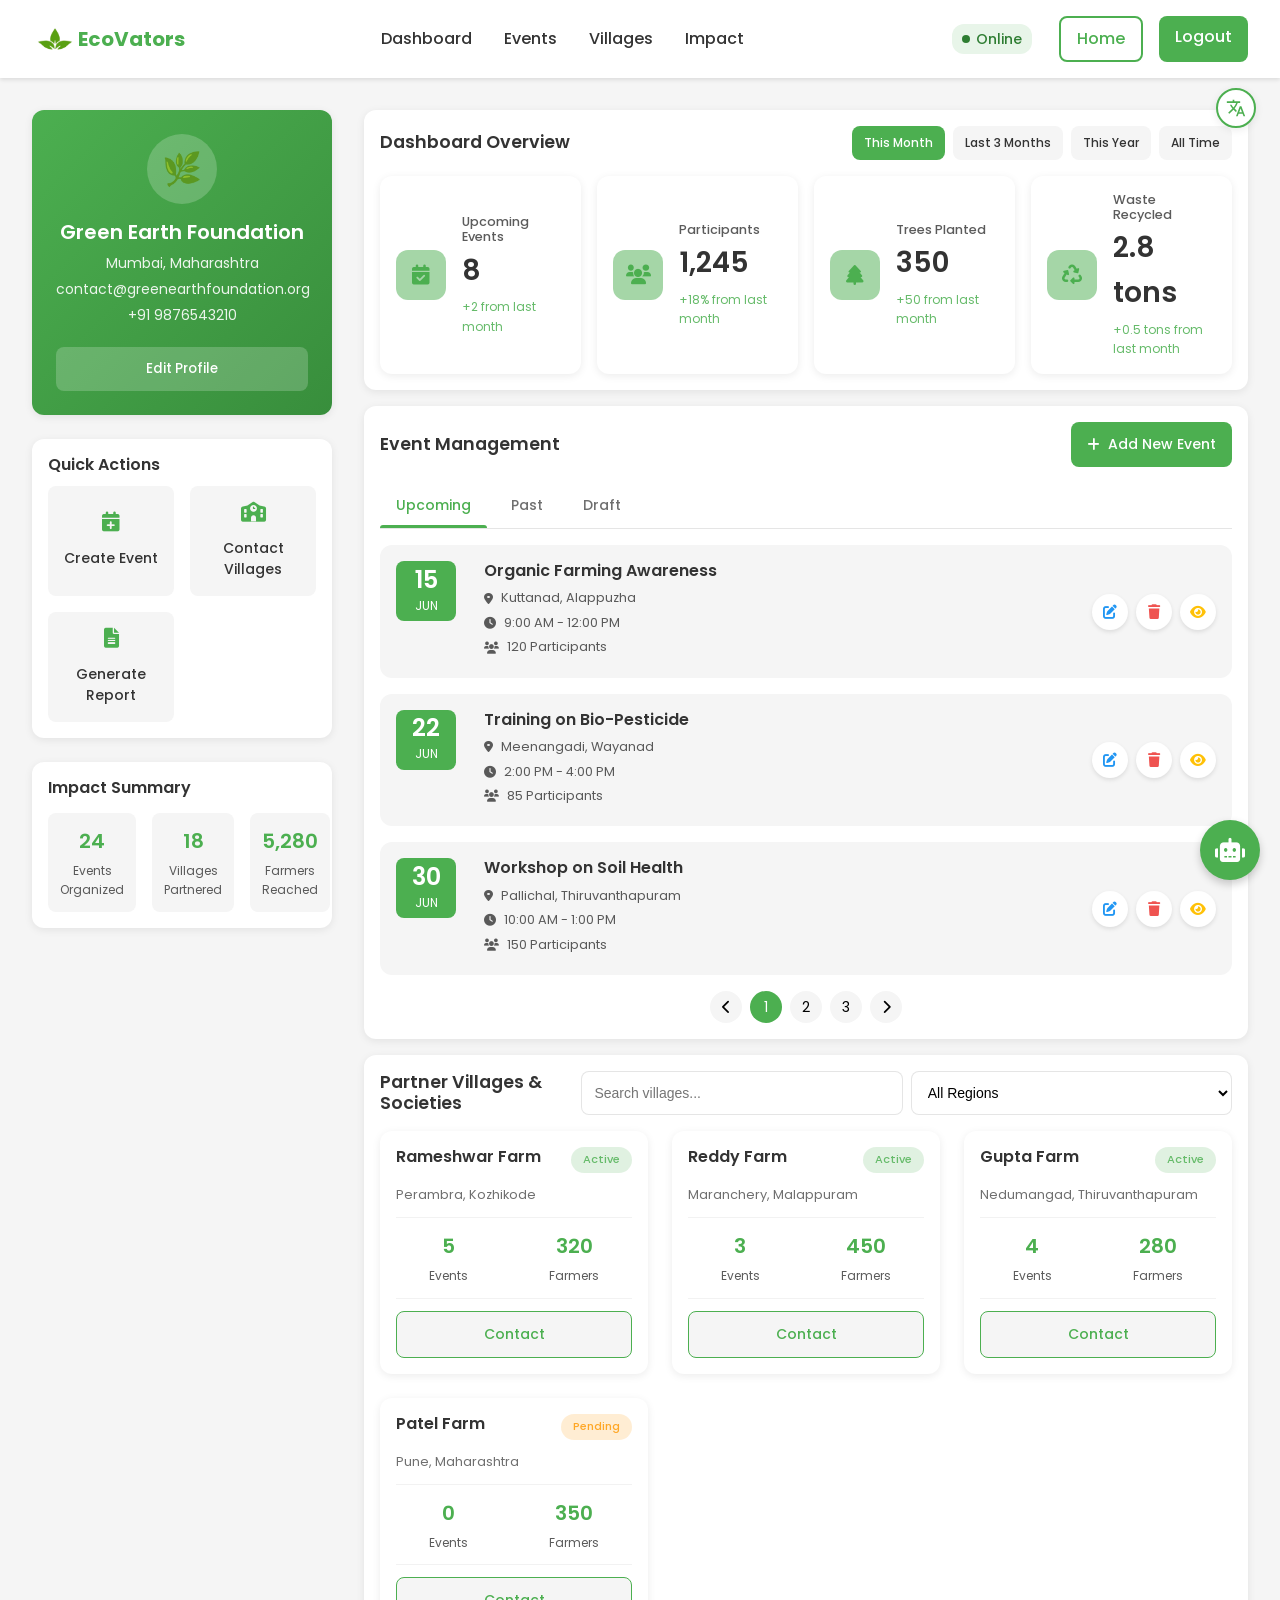
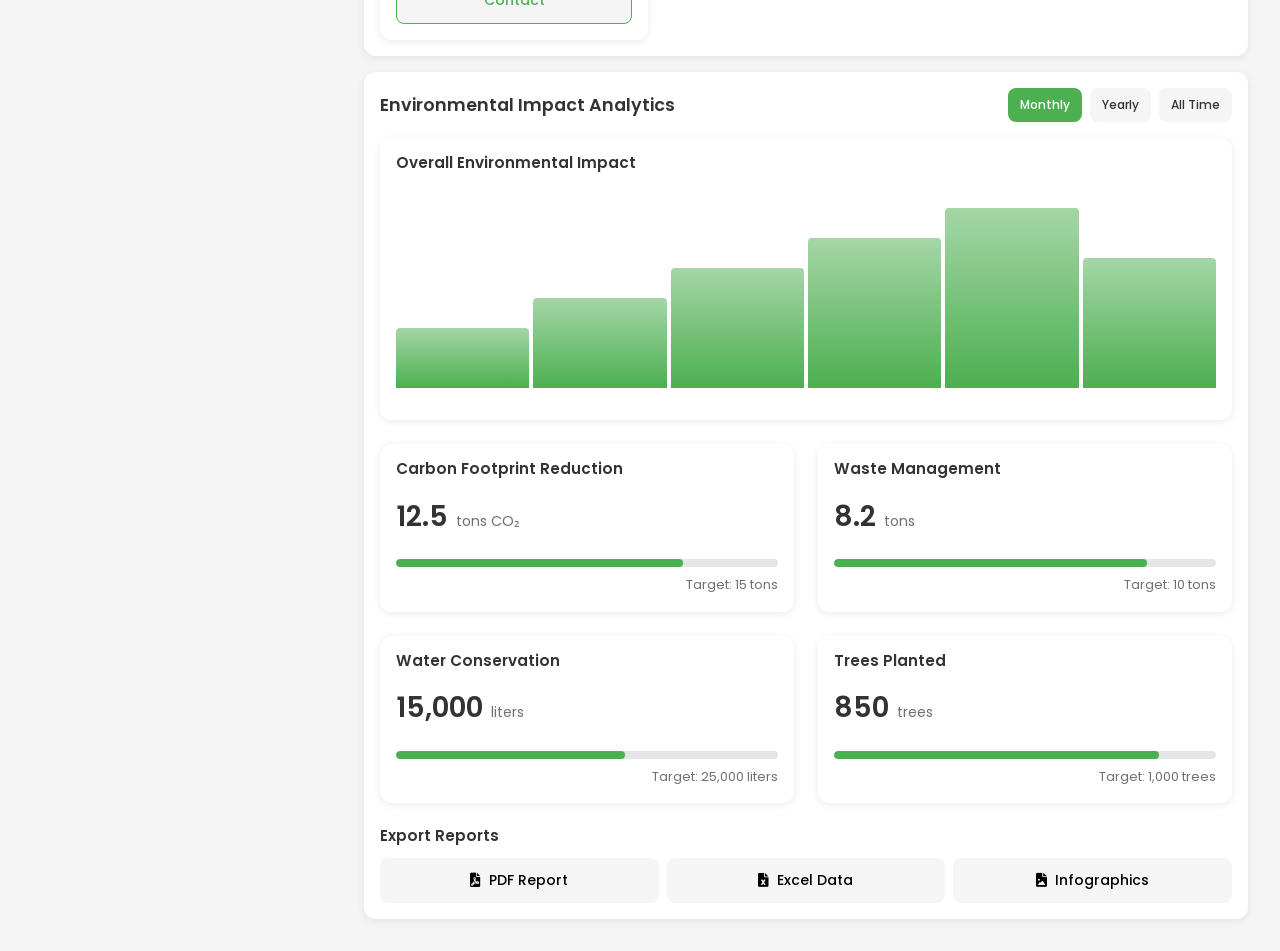
<file: htmls/ngo.html>
<!DOCTYPE html>
<html lang="en">
  <head>
    <meta charset="UTF-8" />
    <meta name="viewport" content="width=device-width, initial-scale=1.0" />
    <title>EcoVators - NGO Dashboard</title>
    
    <link rel="stylesheet" href="../css/styles.css" />
    <link rel="stylesheet" href="../css/translator.css" />
    <link rel="stylesheet" href="../css/ngo.css" />
    <link
      rel="stylesheet"
      href="https://cdnjs.cloudflare.com/ajax/libs/font-awesome/6.0.0/css/all.min.css"
    />
    <link
      href="https://fonts.googleapis.com/css2?family=Poppins:wght@300;400;500;600;700&display=swap"
      rel="stylesheet"
    />
    <link rel="stylesheet" href="../css/offline-indicator.css" />
    <script src="../js/offline-sync.js" defer></script>
    <script>
      document.addEventListener("DOMContentLoaded", function () {
        // Initialize language system
        updateTranslations();

        // Create language selector in navbar if it doesn't exist
        if (!document.getElementById("lang-selector")) {
          const navbar = document.querySelector(".navbar");
          if (navbar) {
            const langDiv = document.createElement("div");
            langDiv.className = "lang-selector-container";
            langDiv.innerHTML = `
                        <select id="lang-selector">
                            <option value="en">English</option>
                            <option value="hi">हिन्दी</option>
                        </select>
                    `;
            navbar.appendChild(langDiv);

            // Set initial value
            const langSelector = document.getElementById("lang-selector");
            langSelector.value = getSavedLanguage();

            // Add event listener
            langSelector.addEventListener("change", function () {
              setLanguage(this.value);
            });
          }
        }
        
        // Mobile menu toggle functionality
        const menuToggle = document.getElementById('menu-toggle');
        const mobileNav = document.getElementById('mobile-nav');
        
        if (menuToggle && mobileNav) {
          menuToggle.addEventListener('click', function() {
            mobileNav.classList.toggle('active');
            menuToggle.setAttribute('aria-expanded', 
              menuToggle.getAttribute('aria-expanded') === 'false' ? 'true' : 'false'
            );
          });
          
          // Close mobile menu when clicking on a link
          const mobileLinks = mobileNav.querySelectorAll('a');
          mobileLinks.forEach(link => {
            link.addEventListener('click', function() {
              mobileNav.classList.remove('active');
              menuToggle.setAttribute('aria-expanded', 'false');
            });
          });
        }
      });
    </script>
  </head>

  <body>
    <!-- Translator Icon -->
<div class="translator-icon" onclick="toggleTranslator()">
    <svg xmlns="http://www.w3.org/2000/svg" viewBox="0 0 24 24">
        <path d="M12.87 15.07l-2.54-2.51.03-.03c1.74-1.94 2.98-4.17 3.71-6.53H17V4h-7V2H8v2H1v1.99h11.17C11.5 7.92 10.44 9.75 9 11.35 8.07 10.32 7.3 9.19 6.69 8h-2c.73 1.63 1.73 3.17 2.98 4.56l-5.09 5.02L4 19l5-5 3.11 3.11.76-2.04zM18.5 10h-2L12 22h2l1.12-3h4.75L21 22h2l-4.5-12zm-2.62 7l1.62-4.33L19.12 17h-3.24z"/>
    </svg>
</div>

<!-- Google Translate Widget -->
<div id="google_translate_element"></div>

<script type="text/javascript">
  function loadGoogleTranslate() {
    new google.translate.TranslateElement(
      {
        pageLanguage: "en",
        includedLanguages: "en,hi,fr,de,es,ta,te,bn,ml,kn",
        layout: google.translate.TranslateElement.InlineLayout.HORIZONTAL,
        autoDisplay: false,
      },
      "google_translate_element"
    );
  }

  function toggleTranslator() {
    const element = document.getElementById('google_translate_element');
    element.classList.toggle('show');
  }

  // Close translator when clicking outside
  document.addEventListener('click', function(event) {
    const translator = document.getElementById('google_translate_element');
    const icon = document.querySelector('.translator-icon');
    
    if (!translator.contains(event.target) && !icon.contains(event.target)) {
      translator.classList.remove('show');
    }
  });
</script>

<script src="//translate.google.com/translate_a/element.js?cb=loadGoogleTranslate"></script>
    <div class="dashboard-container">
      <nav class="navbar">
        <a href="../index.html">
        <div class="logo" >
          <img src="../assets/logo.webp" alt="EcoVators Logo" />
          <h1>EcoVators</h1>
        </div>
        </a>
        <button
          class="hamburger"
          id="menu-toggle"
          aria-label="Toggle menu"
          aria-expanded="false"
        >
          <i class="fa-solid fa-bars"></i>
        </button>
        <div class="nav-links">
          <a href="#dashboard" data-i18n="ngo.nav.dashboard">Dashboard</a>
          <a href="#events" data-i18n="ngo.nav.events">Events</a>
          <a href="#schools" data-i18n="ngo.nav.schools">Villages</a>
          <a href="#impact" data-i18n="ngo.nav.impact">Impact</a>
        </div>
        <div class="connection-indicator">
          <span id="connection-status" class="status-online">Online</span>
        </div>
        <div class="auth-buttons">
          <a href="../index.html" class="login-btn" data-i18n="nav.home"
            >Home</a
          >
          <a href="../index.html" class="get-started-btn" data-i18n="nav.logout"
            >Logout</a
          >
        </div>
      </nav>
      <div class="mobile-nav" id="mobile-nav">
        <a href="#dashboard">Dashboard</a>
        <a href="#events">Events</a>
        <a href="#schools">Schools</a>
        <a href="#impact">Impact</a>
        <a href="../index.html" class="login-btn">Home</a>
        <a href="../index.html" class="get-started-btn">Logout</a>
      </div>

      <main class="main-content">
        <aside class="sidebar">
          <!-- NGO Profile Card -->
          <div class="card ngo-card">
            <div class="ngo-logo">🌿</div>
            <div class="ngo-info">
              <h2 id="ngo-name">Green Earth Foundation</h2>
              <p id="ngo-location">Mumbai, Maharashtra</p>
              <p id="ngo-email">contact@greenearthfoundation.org</p>
              <p id="ngo-phone">+91 9876543210</p>
            </div>
            <button class="edit-profile-btn">Edit Profile</button>
          </div>

          <!-- Quick Actions -->
          <div class="card quick-actions">
            <h3 data-i18n="ngo.quick_actions">Quick Actions</h3>
            <div class="action-buttons">
              <button
                class="action-btn create-event"
                data-i18n="ngo.quick_actions.create_event"
              >
                <i class="fas fa-calendar-plus"></i>
                <span>Create Event</span>
              </button>
              <button
                class="action-btn contact-schools"
                data-i18n="ngo.quick_actions.contact_villages"
              >
                <i class="fas fa-school"></i>
                <span>Contact Villages</span>
              </button>
              <button
                class="action-btn generate-report"
                data-i18n="ngo.quick_actions.generate_report"
              >
                <i class="fas fa-file-alt"></i>
                <span>Generate Report</span>
              </button>
            </div>
          </div>

          <!-- Impact Summary -->
          <div class="card impact-summary">
            <h3 data-i18n="ngo.impact_summary">Impact Summary</h3>
            <div class="impact-stats">
              <div class="impact-stat">
                <span class="stat-value">24</span>
                <span class="stat-label" data-i18n="ngo.impact.events_organized"
                  >Events Organized</span
                >
              </div>
              <div class="impact-stat">
                <span class="stat-value">18</span>
                <span
                  class="stat-label"
                  data-i18n="ngo.impact.villages_partnered"
                  >Villages Partnered</span
                >
              </div>
              <div class="impact-stat">
                <span class="stat-value">5,280</span>
                <span class="stat-label" data-i18n="ngo.impact.farmers_reached"
                  >Farmers Reached</span
                >
              </div>
            </div>
          </div>
        </aside>

        <section class="content-area">
          <!-- Dashboard Overview -->
          <div class="card dashboard-overview" id="dashboard">
            <div class="section-header">
              <h2 data-i18n="ngo.dashboard.overview">Dashboard Overview</h2>
              <div class="date-filter">
                <button class="date-btn active">This Month</button>
                <button class="date-btn">Last 3 Months</button>
                <button class="date-btn">This Year</button>
                <button class="date-btn">All Time</button>
              </div>
            </div>

            <div class="overview-cards">
              <div class="overview-card">
                <div class="overview-icon">
                  <i class="fas fa-calendar-check"></i>
                </div>
                <div class="overview-details">
                  <h3>Upcoming Events</h3>
                  <p class="overview-value">8</p>
                  <p class="overview-change positive">+2 from last month</p>
                </div>
              </div>

              <div class="overview-card">
                <div class="overview-icon">
                  <i class="fas fa-users"></i>
                </div>
                <div class="overview-details">
                  <h3>Participants</h3>
                  <p class="overview-value">1,245</p>
                  <p class="overview-change positive">+18% from last month</p>
                </div>
              </div>

              <div class="overview-card">
                <div class="overview-icon">
                  <i class="fas fa-tree"></i>
                </div>
                <div class="overview-details">
                  <h3>Trees Planted</h3>
                  <p class="overview-value">350</p>
                  <p class="overview-change positive">+50 from last month</p>
                </div>
              </div>

              <div class="overview-card">
                <div class="overview-icon">
                  <i class="fas fa-recycle"></i>
                </div>
                <div class="overview-details">
                  <h3>Waste Recycled</h3>
                  <p class="overview-value">2.8 tons</p>
                  <p class="overview-change positive">
                    +0.5 tons from last month
                  </p>
                </div>
              </div>
            </div>
          </div>

          <!-- Event Management -->
          <div class="card event-management" id="events">
            <div class="section-header">
              <h2 data-i18n="ngo.event_management">Event Management</h2>
              <button
                class="primary-btn"
                data-i18n="ngo.event_management.add_event"
              >
                <i class="fas fa-plus"></i> Add New Event
              </button>
            </div>

            <div class="event-tabs">
              <button
                class="event-tab active"
                data-i18n="ngo.event_management.upcoming"
              >
                Upcoming
              </button>
              <button class="event-tab" data-i18n="ngo.event_management.past">
                Past
              </button>
              <button class="event-tab" data-i18n="ngo.event_management.draft">
                Draft
              </button>
            </div>

            <div class="event-list">
              <div class="event-item">
                <div class="event-date">
                  <span class="day">15</span>
                  <span class="month">Jun</span>
                </div>
                <div class="event-details">
                  <h3>Organic Farming Awareness</h3>
                  <p class="event-location">
                    <i class="fas fa-map-marker-alt"></i> Kuttanad, Alappuzha
                  </p>
                  <p class="event-time">
                    <i class="fas fa-clock"></i> 9:00 AM - 12:00 PM
                  </p>
                  <p class="event-participants">
                    <i class="fas fa-users"></i> 120 Participants
                  </p>
                </div>
                <div class="event-actions">
                  <button class="action-btn edit">
                    <i class="fas fa-edit"></i>
                  </button>
                  <button class="action-btn delete">
                    <i class="fas fa-trash"></i>
                  </button>
                  <button class="action-btn view">
                    <i class="fas fa-eye"></i>
                  </button>
                </div>
              </div>

              <div class="event-item">
                <div class="event-date">
                  <span class="day">22</span>
                  <span class="month">Jun</span>
                </div>
                <div class="event-details">
                  <h3>Training on Bio-Pesticide</h3>
                  <p class="event-location">
                    <i class="fas fa-map-marker-alt"></i> Meenangadi, Wayanad
                  </p>
                  <p class="event-time">
                    <i class="fas fa-clock"></i> 2:00 PM - 4:00 PM
                  </p>
                  <p class="event-participants">
                    <i class="fas fa-users"></i> 85 Participants
                  </p>
                </div>
                <div class="event-actions">
                  <button class="action-btn edit">
                    <i class="fas fa-edit"></i>
                  </button>
                  <button class="action-btn delete">
                    <i class="fas fa-trash"></i>
                  </button>
                  <button class="action-btn view">
                    <i class="fas fa-eye"></i>
                  </button>
                </div>
              </div>

              <div class="event-item">
                <div class="event-date">
                  <span class="day">30</span>
                  <span class="month">Jun</span>
                </div>
                <div class="event-details">
                  <h3>Workshop on Soil Health</h3>
                  <p class="event-location">
                    <i class="fas fa-map-marker-alt"></i> Pallichal,
                    Thiruvanthapuram
                  </p>
                  <p class="event-time">
                    <i class="fas fa-clock"></i> 10:00 AM - 1:00 PM
                  </p>
                  <p class="event-participants">
                    <i class="fas fa-users"></i> 150 Participants
                  </p>
                </div>
                <div class="event-actions">
                  <button class="action-btn edit">
                    <i class="fas fa-edit"></i>
                  </button>
                  <button class="action-btn delete">
                    <i class="fas fa-trash"></i>
                  </button>
                  <button class="action-btn view">
                    <i class="fas fa-eye"></i>
                  </button>
                </div>
              </div>
            </div>

            <div class="pagination">
              <button class="pagination-btn prev">
                <i class="fas fa-chevron-left"></i>
              </button>
              <button class="pagination-btn active">1</button>
              <button class="pagination-btn">2</button>
              <button class="pagination-btn">3</button>
              <button class="pagination-btn next">
                <i class="fas fa-chevron-right"></i>
              </button>
            </div>
          </div>

          <!-- Schools & Colleges Section -->
          <div class="card schools-section" id="schools">
            <div class="section-header">
              <h2 data-i18n="ngo.schools_section">
                Partner Villages & Societies
              </h2>
              <div class="search-filter">
                <input
                  type="text"
                  placeholder="Search villages..."
                  class="search-input"
                  data-i18n-placeholder="ngo.schools_section.search_villages"
                />
                <select class="filter-select">
                  <option value="all">All Regions</option>
                  <option value="mumbai">Mumbai</option>
                  <option value="thane">Thane</option>
                  <option value="pune">Pune</option>
                </select>
              </div>
            </div>

            <div class="schools-grid">
              <div class="school-card">
                <div class="school-header">
                  <h3>Rameshwar Farm</h3>
                  <span
                    class="school-badge active"
                    data-i18n="ngo.schools_section.active"
                    >Active</span
                  >
                </div>
                <p class="school-location">Perambra, Kozhikode</p>
                <div class="school-stats">
                  <div class="school-stat">
                    <span class="stat-value">5</span>
                    <span class="stat-label">Events</span>
                  </div>
                  <div class="school-stat">
                    <span class="stat-value">320</span>
                    <span class="stat-label">Farmers</span>
                  </div>
                </div>
                <button
                  class="secondary-btn"
                  data-i18n="ngo.schools_section.contact"
                >
                  Contact
                </button>
              </div>

              <div class="school-card">
                <div class="school-header">
                  <h3>Reddy Farm</h3>
                  <span
                    class="school-badge active"
                    data-i18n="ngo.schools_section.active"
                    >Active</span
                  >
                </div>
                <p class="school-location">Maranchery, Malappuram</p>
                <div class="school-stats">
                  <div class="school-stat">
                    <span class="stat-value">3</span>
                    <span class="stat-label">Events</span>
                  </div>
                  <div class="school-stat">
                    <span class="stat-value">450</span>
                    <span class="stat-label">Farmers</span>
                  </div>
                </div>
                <button
                  class="secondary-btn"
                  data-i18n="ngo.schools_section.contact"
                >
                  Contact
                </button>
              </div>

              <div class="school-card">
                <div class="school-header">
                  <h3>Gupta Farm</h3>
                  <span
                    class="school-badge active"
                    data-i18n="ngo.schools_section.active"
                    >Active</span
                  >
                </div>
                <p class="school-location">Nedumangad, Thiruvanthapuram</p>
                <div class="school-stats">
                  <div class="school-stat">
                    <span class="stat-value">4</span>
                    <span class="stat-label">Events</span>
                  </div>
                  <div class="school-stat">
                    <span class="stat-value">280</span>
                    <span class="stat-label">Farmers</span>
                  </div>
                </div>
                <button
                  class="secondary-btn"
                  data-i18n="ngo.schools_section.contact"
                >
                  Contact
                </button>
              </div>

              <div class="school-card">
                <div class="school-header">
                  <h3>Patel Farm</h3>
                  <span
                    class="school-badge pending"
                    data-i18n="ngo.schools_section.pending"
                    >Pending</span
                  >
                </div>
                <p class="school-location">Pune, Maharashtra</p>
                <div class="school-stats">
                  <div class="school-stat">
                    <span class="stat-value">0</span>
                    <span class="stat-label">Events</span>
                  </div>
                  <div class="school-stat">
                    <span class="stat-value">350</span>
                    <span class="stat-label">Farmers</span>
                  </div>
                </div>
                <button
                  class="secondary-btn"
                  data-i18n="ngo.schools_section.contact"
                >
                  Contact
                </button>
              </div>
            </div>
          </div>

          <!-- Environmental Impact Analytics -->
          <div class="card impact-analytics" id="impact">
            <div class="section-header">
              <h2 data-i18n="ngo.impact_analytics">
                Environmental Impact Analytics
              </h2>
              <div class="time-filter">
                <button
                  class="time-btn active"
                  data-i18n="ngo.impact_analytics.monthly"
                >
                  Monthly
                </button>
                <button
                  class="time-btn"
                  data-i18n="ngo.impact_analytics.yearly"
                >
                  Yearly
                </button>
                <button
                  class="time-btn"
                  data-i18n="ngo.impact_analytics.all_time"
                >
                  All Time
                </button>
              </div>
            </div>

            <div class="analytics-grid">
              <div class="analytics-card full-width">
                <h3 data-i18n="ngo.impact_analytics.overall_impact">
                  Overall Environmental Impact
                </h3>
                <div class="chart-container">
                  <!-- Chart would be rendered here with JavaScript -->
                  <div class="placeholder-chart">
                    <div class="chart-bar" style="height: 30%"></div>
                    <div class="chart-bar" style="height: 45%"></div>
                    <div class="chart-bar" style="height: 60%"></div>
                    <div class="chart-bar" style="height: 75%"></div>
                    <div class="chart-bar" style="height: 90%"></div>
                    <div class="chart-bar" style="height: 65%"></div>
                  </div>
                </div>
              </div>

              <div class="analytics-card">
                <h3 data-i18n="ngo.impact_analytics.carbon_footprint">
                  Carbon Footprint Reduction
                </h3>
                <div class="metric-display">
                  <span class="metric-value">12.5</span>
                  <span class="metric-unit">tons CO₂</span>
                </div>
                <div class="metric-progress">
                  <div class="progress-bar" style="width: 75%"></div>
                </div>
                <p class="metric-target">Target: 15 tons</p>
              </div>

              <div class="analytics-card">
                <h3 data-i18n="ngo.impact_analytics.waste_management">
                  Waste Management
                </h3>
                <div class="metric-display">
                  <span class="metric-value">8.2</span>
                  <span class="metric-unit">tons</span>
                </div>
                <div class="metric-progress">
                  <div class="progress-bar" style="width: 82%"></div>
                </div>
                <p class="metric-target">Target: 10 tons</p>
              </div>

              <div class="analytics-card">
                <h3 data-i18n="ngo.impact_analytics.water_conservation">
                  Water Conservation
                </h3>
                <div class="metric-display">
                  <span class="metric-value">15,000</span>
                  <span class="metric-unit">liters</span>
                </div>
                <div class="metric-progress">
                  <div class="progress-bar" style="width: 60%"></div>
                </div>
                <p class="metric-target">Target: 25,000 liters</p>
              </div>

              <div class="analytics-card">
                <h3 data-i18n="ngo.impact_analytics.trees_planted">
                  Trees Planted
                </h3>
                <div class="metric-display">
                  <span class="metric-value">850</span>
                  <span class="metric-unit">trees</span>
                </div>
                <div class="metric-progress">
                  <div class="progress-bar" style="width: 85%"></div>
                </div>
                <p class="metric-target">Target: 1,000 trees</p>
              </div>
            </div>

            <div class="export-section">
              <h3 data-i18n="ngo.impact_analytics.export">Export Reports</h3>
              <div class="export-options">
                <button
                  class="export-btn"
                  data-i18n="ngo.impact_analytics.export_pdf"
                >
                  <i class="fas fa-file-pdf"></i> PDF Report
                </button>
                <button
                  class="export-btn"
                  data-i18n="ngo.impact_analytics.export_excel"
                >
                  <i class="fas fa-file-excel"></i> Excel Data
                </button>
                <button
                  class="export-btn"
                  data-i18n="ngo.impact_analytics.export_image"
                >
                  <i class="fas fa-file-image"></i> Infographics
                </button>
              </div>
            </div>
          </div>
        </section>
      </main>
    </div>

    <script src="../js/main.js"></script>
    <script src="../js/ai-chatbot.js"></script>

    <script>
      // Mobile menu toggle
      document
        .getElementById("menu-toggle")
        .addEventListener("click", function () {
          const mobileNav = document.getElementById("mobile-nav");
          mobileNav.classList.toggle("active");
          this.setAttribute(
            "aria-expanded",
            mobileNav.classList.contains("active")
          );
        });

      // Event tabs functionality
      const eventTabs = document.querySelectorAll(".event-tab");
      eventTabs.forEach((tab) => {
        tab.addEventListener("click", () => {
          eventTabs.forEach((t) => t.classList.remove("active"));
          tab.classList.add("active");
          // Here you would normally load different event data
        });
      });

      // Date filter functionality
      const dateButtons = document.querySelectorAll(".date-btn");
      dateButtons.forEach((btn) => {
        btn.addEventListener("click", () => {
          dateButtons.forEach((b) => b.classList.remove("active"));
          btn.classList.add("active");
          // Here you would normally update the dashboard data
        });
      });

      // Time filter functionality for analytics
      const timeButtons = document.querySelectorAll(".time-btn");
      timeButtons.forEach((btn) => {
        btn.addEventListener("click", () => {
          timeButtons.forEach((b) => b.classList.remove("active"));
          btn.classList.add("active");
          // Here you would normally update the analytics data
        });
      });
    </script>
  </body>
</html>
</file>
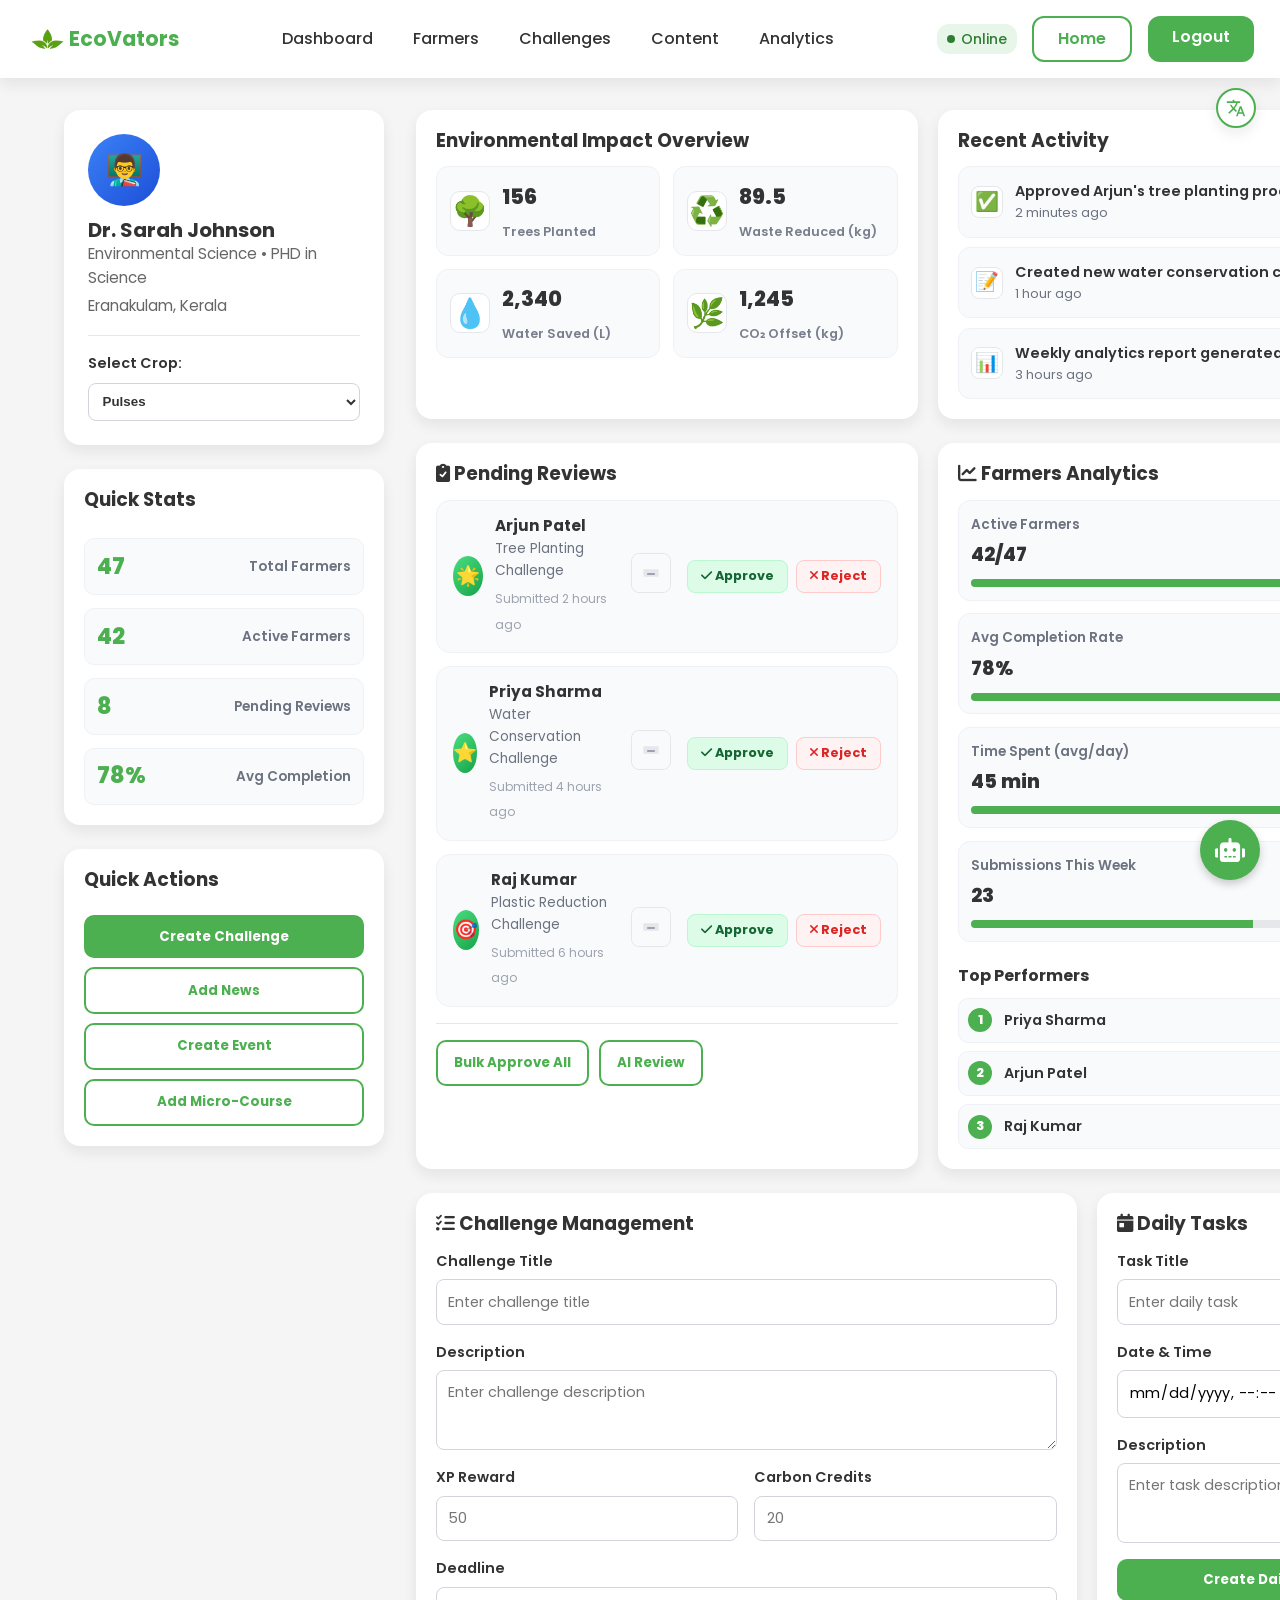
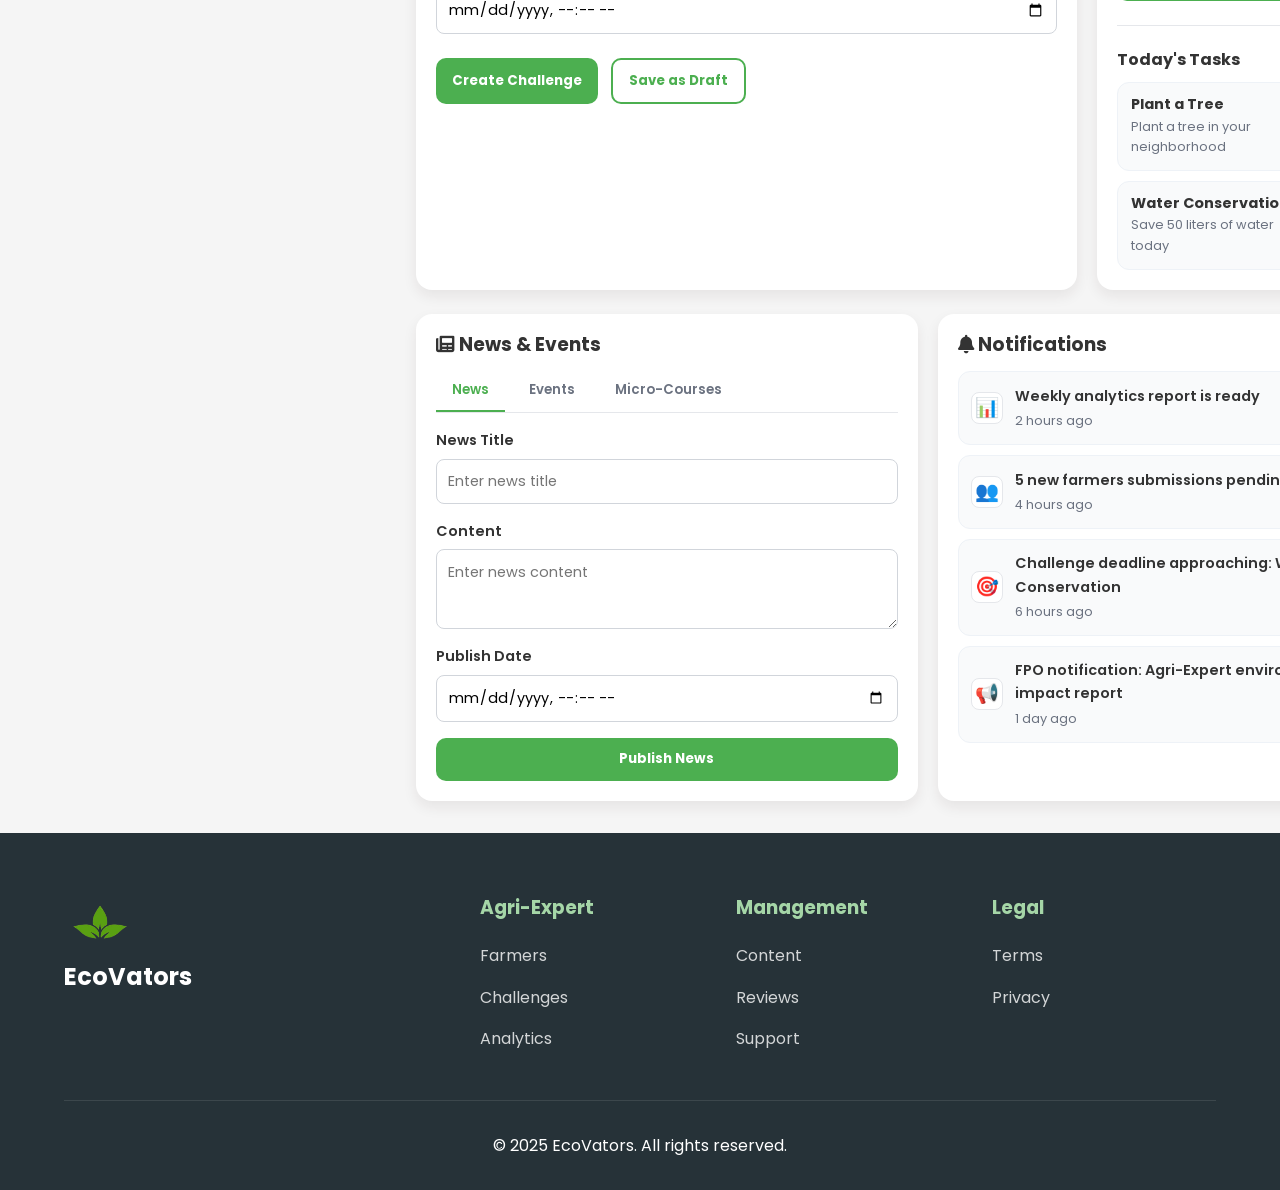
<file: htmls/teacher.html>
<!DOCTYPE html>
<html lang="en">
  <head>
    <meta charset="UTF-8" />
    <meta name="viewport" content="width=device-width, initial-scale=1.0" />
    <title>EcoVators - Teacher Dashboard</title>
    <link rel="stylesheet" href="../css/styles.css" />
    <link rel="stylesheet" href="../css/teacher.css" />
    <link rel="stylesheet" href="../css/translator.css" />
    <link
      rel="stylesheet"
      href="https://cdnjs.cloudflare.com/ajax/libs/font-awesome/6.0.0/css/all.min.css"
    />
    <link
      href="https://fonts.googleapis.com/css2?family=Poppins:wght@300;400;500;600;700&display=swap"
      rel="stylesheet"
    />
    <link rel="stylesheet" href="../css/offline-indicator.css" />
    <script src="../js/offline-sync.js" defer></script>
  </head>

  <body>
    <!-- Translator Icon -->
<div class="translator-icon" onclick="toggleTranslator()">
    <svg xmlns="http://www.w3.org/2000/svg" viewBox="0 0 24 24">
        <path d="M12.87 15.07l-2.54-2.51.03-.03c1.74-1.94 2.98-4.17 3.71-6.53H17V4h-7V2H8v2H1v1.99h11.17C11.5 7.92 10.44 9.75 9 11.35 8.07 10.32 7.3 9.19 6.69 8h-2c.73 1.63 1.73 3.17 2.98 4.56l-5.09 5.02L4 19l5-5 3.11 3.11.76-2.04zM18.5 10h-2L12 22h2l1.12-3h4.75L21 22h2l-4.5-12zm-2.62 7l1.62-4.33L19.12 17h-3.24z"/>
    </svg>
</div>

<!-- Google Translate Widget -->
<div id="google_translate_element"></div>

<script type="text/javascript">
  function loadGoogleTranslate() {
    new google.translate.TranslateElement(
      {
        pageLanguage: "en",
        includedLanguages: "en,hi,fr,de,es,ta,te,bn,ml,kn",
        layout: google.translate.TranslateElement.InlineLayout.HORIZONTAL,
        autoDisplay: false,
      },
      "google_translate_element"
    );
  }

  function toggleTranslator() {
    const element = document.getElementById('google_translate_element');
    element.classList.toggle('show');
  }

  // Close translator when clicking outside
  document.addEventListener('click', function(event) {
    const translator = document.getElementById('google_translate_element');
    const icon = document.querySelector('.translator-icon');
    
    if (!translator.contains(event.target) && !icon.contains(event.target)) {
      translator.classList.remove('show');
    }
  });
</script>

<script src="//translate.google.com/translate_a/element.js?cb=loadGoogleTranslate"></script>
    <div class="dashboard-container">
      <nav class="navbar">
        <a href="../index.html">
        <div class="logo" >
          <img src="../assets/logo.webp" alt="EcoVators Logo" />
          <h1>EcoVators</h1>
        </div>
        </a>
        <button
          class="hamburger"
          id="menu-toggle"
          aria-label="Toggle menu"
          aria-expanded="false"
        >
          <i class="fa-solid fa-bars"></i>
        </button>
        <div class="nav-links">
          <a href="#dashboard" data-i18n="teacher.nav.dashboard">Dashboard</a>
          <a href="#farmers" data-i18n="teacher.nav.farmers">Farmers</a>
          <a href="#challenges" data-i18n="teacher.nav.challenges"
            >Challenges</a
          >
          <a href="#content" data-i18n="teacher.nav.content">Content</a>
          <a href="#analytics" data-i18n="teacher.nav.analytics">Analytics</a>
        </div>
        <div class="connection-indicator">
          <span id="connection-status" class="status-online">Online</span>
        </div>
        <div class="auth-buttons">
          <a href="../index.html" class="login-btn" data-i18n="nav.home"
            >Home</a
          >
          <a href="../index.html" class="get-started-btn" data-i18n="nav.logout"
            >Logout</a
          >
        </div>
      </nav>
      <div class="mobile-nav" id="mobile-nav">
        <a href="#dashboard" data-i18n="teacher.nav.dashboard">Dashboard</a>
        <a href="#farmers" data-i18n="teacher.nav.farmers">Farmers</a>
        <a href="#challenges" data-i18n="teacher.nav.challenges">Challenges</a>
        <a href="#content" data-i18n="teacher.nav.content">Content</a>
        <a href="#analytics" data-i18n="teacher.nav.analytics">Analytics</a>
        <a href="../index.html" data-i18n="teacher.nav.home">Home</a>
        <a href="../index.html" data-i18n="teacher.nav.logout">Logout</a>
        <select id="mobile-lang-selector" class="lang-selector">
          <option value="en">English</option>
          <option value="hi">हिन्दी</option>
        </select>
      </div>

      <main class="teacher-layout">
        <aside class="sidebar">
          <div class="teacher-card">
            <div class="avatar">👨‍🏫</div>
            <div class="teacher-info">
              <h2 id="teacher-name" data-i18n="teacher.profile.name">
                Dr. Sarah Johnson
              </h2>
              <p id="teacher-meta" data-i18n="teacher.profile.meta">
                Environmental Science • PHD in Science
              </p>
              <p id="teacher-location" data-i18n="teacher.profile.location">
                Eranakulam, Kerala
              </p>
            </div>
            <div class="class-selector">
              <label for="class-select" data-i18n="teacher.profile.select_crop"
                >Select Crop:</label
              >
              <select id="class-select">
                <option
                  value="class-8"
                  data-i18n="teacher.profile.crops.cereals"
                >
                  Cereals
                </option>
                <option
                  value="class-9"
                  selected
                  data-i18n="teacher.profile.crops.pulses"
                >
                  Pulses
                </option>
                <option
                  value="class-10"
                  data-i18n="teacher.profile.crops.vegetables"
                >
                  Vegetables
                </option>
                <option
                  value="class-11"
                  data-i18n="teacher.profile.crops.fruits"
                >
                  Fruits
                </option>
                <option
                  value="class-12"
                  data-i18n="teacher.profile.crops.cash_crops"
                >
                  Cash crops
                </option>
              </select>
            </div>
          </div>

          <div class="card quick-stats">
            <h3 data-i18n="teacher.stats.title">Quick Stats</h3>
            <div class="stat-item">
              <span class="stat-value" id="total-students">47</span>
              <span class="stat-label" data-i18n="teacher.stats.total_farmers"
                >Total Farmers</span
              >
            </div>
            <div class="stat-item">
              <span class="stat-value" id="active-students">42</span>
              <span class="stat-label" data-i18n="teacher.stats.active_farmers"
                >Active Farmers</span
              >
            </div>
            <div class="stat-item">
              <span class="stat-value" id="pending-reviews">8</span>
              <span class="stat-label" data-i18n="teacher.stats.pending_reviews"
                >Pending Reviews</span
              >
            </div>
            <div class="stat-item">
              <span class="stat-value" id="avg-completion">78%</span>
              <span class="stat-label" data-i18n="teacher.stats.avg_completion"
                >Avg Completion</span
              >
            </div>
          </div>

          <div class="card quick-actions">
            <h3 data-i18n="teacher.actions.title">Quick Actions</h3>
            <button
              class="btn-primary"
              id="create-challenge"
              data-i18n="teacher.actions.create_challenge"
            >
              Create Challenge
            </button>
            <button
              class="btn-outline"
              id="add-news"
              data-i18n="teacher.actions.add_news"
            >
              Add News
            </button>
            <button
              class="btn-outline"
              id="create-event"
              data-i18n="teacher.actions.create_event"
            >
              Create Event
            </button>
            <button
              class="btn-outline"
              id="add-microcourse"
              data-i18n="teacher.actions.add_microcourse"
            >
              Add Micro-Course
            </button>
          </div>
        </aside>

        <section class="content">
          <section class="cards-row" id="dashboard">
            <div class="card overview">
              <h3 data-i18n="teacher.dashboard.impact_overview">
                Environmental Impact Overview
              </h3>
              <div class="impact-grid">
                <div class="impact-metric">
                  <div class="metric-icon">🌳</div>
                  <div class="metric-info">
                    <span class="metric-value">156</span>
                    <span
                      class="metric-label"
                      data-i18n="teacher.dashboard.trees_planted"
                      >Trees Planted</span
                    >
                  </div>
                </div>
                <div class="impact-metric">
                  <div class="metric-icon">♻️</div>
                  <div class="metric-info">
                    <span class="metric-value">89.5</span>
                    <span
                      class="metric-label"
                      data-i18n="teacher.dashboard.waste_reduced"
                      >Waste Reduced (kg)</span
                    >
                  </div>
                </div>
                <div class="impact-metric">
                  <div class="metric-icon">💧</div>
                  <div class="metric-info">
                    <span class="metric-value">2,340</span>
                    <span
                      class="metric-label"
                      data-i18n="teacher.dashboard.water_saved"
                      >Water Saved (L)</span
                    >
                  </div>
                </div>
                <div class="impact-metric">
                  <div class="metric-icon">🌿</div>
                  <div class="metric-info">
                    <span class="metric-value">1,245</span>
                    <span
                      class="metric-label"
                      data-i18n="teacher.dashboard.co2_offset"
                      >CO₂ Offset (kg)</span
                    >
                  </div>
                </div>
              </div>
            </div>

            <div class="card recent-activity">
              <h3 data-i18n="teacher.dashboard.recent_activity">
                Recent Activity
              </h3>
              <div class="activity-list">
                <div class="activity-item">
                  <div class="activity-icon">✅</div>
                  <div class="activity-content">
                    <span class="activity-text"
                      >Approved Arjun's tree planting proof</span
                    >
                    <span class="activity-time">2 minutes ago</span>
                  </div>
                </div>
                <div class="activity-item">
                  <div class="activity-icon">📝</div>
                  <div class="activity-content">
                    <span class="activity-text"
                      >Created new water conservation challenge</span
                    >
                    <span class="activity-time">1 hour ago</span>
                  </div>
                </div>
                <div class="activity-item">
                  <div class="activity-icon">📊</div>
                  <div class="activity-content">
                    <span class="activity-text"
                      >Weekly analytics report generated</span
                    >
                    <span class="activity-time">3 hours ago</span>
                  </div>
                </div>
              </div>
            </div>
          </section>

          <section class="grid-2" id="students">
            <div class="card pending-reviews">
              <h3><i class="fas fa-clipboard-check"></i> Pending Reviews</h3>
              <div class="review-list">
                <div class="review-item">
                  <div class="student-info">
                    <div class="student-avatar">🌟</div>
                    <div>
                      <h4>Arjun Patel</h4>
                      <p>Tree Planting Challenge</p>
                      <span class="submission-time">Submitted 2 hours ago</span>
                    </div>
                  </div>
                  <div class="proof-preview">
                    <img
                      src="[data-uri]"
                      alt="Proof"
                    />
                  </div>
                  <div class="review-actions">
                    <button
                      class="btn-approve"
                      onclick="reviewSubmission(1, 'approve')"
                    >
                      <i class="fas fa-check"></i> Approve
                    </button>
                    <button
                      class="btn-reject"
                      onclick="reviewSubmission(1, 'reject')"
                    >
                      <i class="fas fa-times"></i> Reject
                    </button>
                  </div>
                </div>
                <div class="review-item">
                  <div class="student-info">
                    <div class="student-avatar">⭐</div>
                    <div>
                      <h4>Priya Sharma</h4>
                      <p>Water Conservation Challenge</p>
                      <span class="submission-time">Submitted 4 hours ago</span>
                    </div>
                  </div>
                  <div class="proof-preview">
                    <img
                      src="[data-uri]"
                      alt="Proof"
                    />
                  </div>
                  <div class="review-actions">
                    <button
                      class="btn-approve"
                      onclick="reviewSubmission(2, 'approve')"
                    >
                      <i class="fas fa-check"></i> Approve
                    </button>
                    <button
                      class="btn-reject"
                      onclick="reviewSubmission(2, 'reject')"
                    >
                      <i class="fas fa-times"></i> Reject
                    </button>
                  </div>
                </div>
                <div class="review-item">
                  <div class="student-info">
                    <div class="student-avatar">🎯</div>
                    <div>
                      <h4>Raj Kumar</h4>
                      <p>Plastic Reduction Challenge</p>
                      <span class="submission-time">Submitted 6 hours ago</span>
                    </div>
                  </div>
                  <div class="proof-preview">
                    <img
                      src="[data-uri]"
                      alt="Proof"
                    />
                  </div>
                  <div class="review-actions">
                    <button
                      class="btn-approve"
                      onclick="reviewSubmission(3, 'approve')"
                    >
                      <i class="fas fa-check"></i> Approve
                    </button>
                    <button
                      class="btn-reject"
                      onclick="reviewSubmission(3, 'reject')"
                    >
                      <i class="fas fa-times"></i> Reject
                    </button>
                  </div>
                </div>
              </div>
              <div class="bulk-actions">
                <button class="btn-outline" id="bulk-approve">
                  Bulk Approve All
                </button>
                <button class="btn-outline" id="ai-review">AI Review</button>
              </div>
            </div>

            <div class="card student-analytics">
              <h3><i class="fas fa-chart-line"></i> Farmers Analytics</h3>
              <div class="analytics-grid">
                <div class="analytics-item">
                  <div class="analytics-label">Active Farmers</div>
                  <div class="analytics-value">42/47</div>
                  <div class="analytics-bar">
                    <div class="bar-fill" style="width: 89%"></div>
                  </div>
                </div>
                <div class="analytics-item">
                  <div class="analytics-label">Avg Completion Rate</div>
                  <div class="analytics-value">78%</div>
                  <div class="analytics-bar">
                    <div class="bar-fill" style="width: 78%"></div>
                  </div>
                </div>
                <div class="analytics-item">
                  <div class="analytics-label">Time Spent (avg/day)</div>
                  <div class="analytics-value">45 min</div>
                  <div class="analytics-bar">
                    <div class="bar-fill" style="width: 75%"></div>
                  </div>
                </div>
                <div class="analytics-item">
                  <div class="analytics-label">Submissions This Week</div>
                  <div class="analytics-value">23</div>
                  <div class="analytics-bar">
                    <div class="bar-fill" style="width: 65%"></div>
                  </div>
                </div>
              </div>
              <div class="top-performers">
                <h4>Top Performers</h4>
                <div class="performer-list">
                  <div class="performer">
                    <span class="rank">1</span>
                    <span class="name">Priya Sharma</span>
                    <span class="score">2,450 XP</span>
                  </div>
                  <div class="performer">
                    <span class="rank">2</span>
                    <span class="name">Arjun Patel</span>
                    <span class="score">1,350 XP</span>
                  </div>
                  <div class="performer">
                    <span class="rank">3</span>
                    <span class="name">Raj Kumar</span>
                    <span class="score">1,280 XP</span>
                  </div>
                </div>
              </div>
            </div>
          </section>

          <section class="grid-2" id="challenges">
            <div class="card challenge-management">
              <h3><i class="fas fa-tasks"></i> Challenge Management</h3>
              <div class="challenge-form">
                <div class="form-group">
                  <label for="challenge-title">Challenge Title</label>
                  <input
                    type="text"
                    id="challenge-title"
                    placeholder="Enter challenge title"
                  />
                </div>
                <div class="form-group">
                  <label for="challenge-description">Description</label>
                  <textarea
                    id="challenge-description"
                    placeholder="Enter challenge description"
                  ></textarea>
                </div>
                <div class="form-row">
                  <div class="form-group">
                    <label for="xp-reward">XP Reward</label>
                    <input type="number" id="xp-reward" placeholder="50" />
                  </div>
                  <div class="form-group">
                    <label for="carbon-credits">Carbon Credits</label>
                    <input type="number" id="carbon-credits" placeholder="20" />
                  </div>
                </div>
                <div class="form-group">
                  <label for="challenge-deadline">Deadline</label>
                  <input type="datetime-local" id="challenge-deadline" />
                </div>
                <div class="form-actions">
                  <button class="btn-primary" id="create-challenge-btn">
                    Create Challenge
                  </button>
                  <button class="btn-outline" id="save-draft">
                    Save as Draft
                  </button>
                </div>
              </div>
            </div>

            <div class="card daily-tasks">
              <h3><i class="fas fa-calendar-day"></i> Daily Tasks</h3>
              <div class="task-form">
                <div class="form-group">
                  <label for="task-title">Task Title</label>
                  <input
                    type="text"
                    id="task-title"
                    placeholder="Enter daily task"
                  />
                </div>
                <div class="form-group">
                  <label for="task-date">Date & Time</label>
                  <input type="datetime-local" id="task-date" />
                </div>
                <div class="form-group">
                  <label for="task-description">Description</label>
                  <textarea
                    id="task-description"
                    placeholder="Enter task description"
                  ></textarea>
                </div>
                <button class="btn-primary" id="create-task-btn">
                  Create Daily Task
                </button>
              </div>
              <div class="existing-tasks">
                <h4>Today's Tasks</h4>
                <div class="task-list">
                  <div class="task-item">
                    <div class="task-info">
                      <h5>Plant a Tree</h5>
                      <p>Plant a tree in your neighborhood</p>
                    </div>
                    <div class="task-actions">
                      <button class="btn-edit">Edit</button>
                      <button class="btn-delete">Delete</button>
                    </div>
                  </div>
                  <div class="task-item">
                    <div class="task-info">
                      <h5>Water Conservation</h5>
                      <p>Save 50 liters of water today</p>
                    </div>
                    <div class="task-actions">
                      <button class="btn-edit">Edit</button>
                      <button class="btn-delete">Delete</button>
                    </div>
                  </div>
                </div>
              </div>
            </div>
          </section>

          <section class="grid-2" id="content">
            <div class="card content-management">
              <h3><i class="fas fa-newspaper"></i> News & Events</h3>
              <div class="content-tabs">
                <button class="tab-btn active" data-tab="news">News</button>
                <button class="tab-btn" data-tab="events">Events</button>
                <button class="tab-btn" data-tab="microcourses">
                  Micro-Courses
                </button>
              </div>

              <div class="tab-content active" id="news-tab">
                <div class="content-form">
                  <div class="form-group">
                    <label for="news-title">News Title</label>
                    <input
                      type="text"
                      id="news-title"
                      placeholder="Enter news title"
                    />
                  </div>
                  <div class="form-group">
                    <label for="news-content">Content</label>
                    <textarea
                      id="news-content"
                      placeholder="Enter news content"
                    ></textarea>
                  </div>
                  <div class="form-group">
                    <label for="news-date">Publish Date</label>
                    <input type="datetime-local" id="news-date" />
                  </div>
                  <button class="btn-primary" id="publish-news">
                    Publish News
                  </button>
                </div>
              </div>

              <div class="tab-content" id="events-tab">
                <div class="content-form">
                  <div class="form-group">
                    <label for="event-title">Event Title</label>
                    <input
                      type="text"
                      id="event-title"
                      placeholder="Enter event title"
                    />
                  </div>
                  <div class="form-group">
                    <label for="event-venue">Venue</label>
                    <input
                      type="text"
                      id="event-venue"
                      placeholder="Enter venue"
                    />
                  </div>
                  <div class="form-row">
                    <div class="form-group">
                      <label for="event-date">Date</label>
                      <input type="date" id="event-date" />
                    </div>
                    <div class="form-group">
                      <label for="event-time">Time</label>
                      <input type="time" id="event-time" />
                    </div>
                  </div>
                  <div class="form-group">
                    <label for="event-description">Description</label>
                    <textarea
                      id="event-description"
                      placeholder="Enter event description"
                    ></textarea>
                  </div>
                  <button class="btn-primary" id="create-event-btn">
                    Create Event
                  </button>
                </div>
              </div>

              <div class="tab-content" id="microcourses-tab">
                <div class="content-form">
                  <div class="form-group">
                    <label for="course-title">Course Title</label>
                    <input
                      type="text"
                      id="course-title"
                      placeholder="Enter course title"
                    />
                  </div>
                  <div class="form-group">
                    <label for="course-description">Description</label>
                    <textarea
                      id="course-description"
                      placeholder="Enter course description"
                    ></textarea>
                  </div>
                  <div class="form-group">
                    <label for="course-duration">Duration (minutes)</label>
                    <input
                      type="number"
                      id="course-duration"
                      placeholder="30"
                    />
                  </div>
                  <div class="form-group">
                    <label for="course-content">Course Content</label>
                    <textarea
                      id="course-content"
                      placeholder="Enter course content"
                    ></textarea>
                  </div>
                  <button class="btn-primary" id="create-course">
                    Create Micro-Course
                  </button>
                </div>
              </div>
            </div>

            <div class="card notifications">
              <h3><i class="fas fa-bell"></i> Notifications</h3>
              <div class="notification-list">
                <div class="notification-item">
                  <div class="notification-icon">📊</div>
                  <div class="notification-content">
                    <span class="notification-text"
                      >Weekly analytics report is ready</span
                    >
                    <span class="notification-time">2 hours ago</span>
                  </div>
                </div>
                <div class="notification-item">
                  <div class="notification-icon">👥</div>
                  <div class="notification-content">
                    <span class="notification-text"
                      >5 new farmers submissions pending review</span
                    >
                    <span class="notification-time">4 hours ago</span>
                  </div>
                </div>
                <div class="notification-item">
                  <div class="notification-icon">🎯</div>
                  <div class="notification-content">
                    <span class="notification-text"
                      >Challenge deadline approaching: Water Conservation</span
                    >
                    <span class="notification-time">6 hours ago</span>
                  </div>
                </div>
                <div class="notification-item">
                  <div class="notification-icon">📢</div>
                  <div class="notification-content">
                    <span class="notification-text"
                      >FPO notification: Agri-Expert environmental impact
                      report</span
                    >
                    <span class="notification-time">1 day ago</span>
                  </div>
                </div>
              </div>
            </div>
          </section>
        </section>
      </main>

      <footer>
        <div class="footer-content">
          <div class="footer-logo">
            <img src="../assets/logo.webp" alt="EcoVators Logo" />
            <h2>EcoVators</h2>
          </div>
          <div class="footer-links">
            <div class="footer-column">
              <h3>Agri-Expert</h3>
              <a href="#students">Farmers</a>
              <a href="#challenges">Challenges</a>
              <a href="#analytics">Analytics</a>
            </div>
            <div class="footer-column">
              <h3>Management</h3>
              <a href="#content">Content</a>
              <a href="#reviews">Reviews</a>
              <a href="#">Support</a>
            </div>
            <div class="footer-column">
              <h3>Legal</h3>
              <a href="#">Terms</a>
              <a href="#">Privacy</a>
            </div>
          </div>
        </div>
        <div class="footer-bottom">
          <p>&copy; 2025 EcoVators. All rights reserved.</p>
        </div>
      </footer>
    </div>

    <!-- Rejection Modal -->
    <div id="rejection-modal" class="modal">
      <div class="modal-content">
        <span class="close-modal">&times;</span>
        <h2>Reject Submission</h2>
        <p>Please provide a reason for rejection:</p>
        <textarea
          id="rejection-reason"
          placeholder="Enter reason for rejection..."
        ></textarea>
        <div class="modal-actions">
          <button class="btn-outline" id="cancel-rejection">Cancel</button>
          <button class="btn-primary" id="confirm-rejection">
            Confirm Rejection
          </button>
        </div>
      </div>
    </div>

    <div class="toast" id="toast">✅ Challenge created successfully!</div>
    <script src="../js/ai-chatbot.js" defer></script>
    <script>
      document.addEventListener("DOMContentLoaded", function () {
        updateTranslations();
      });

      const toggleBtn = document.getElementById("menu-toggle");
      const mobileNav = document.getElementById("mobile-nav");
      if (toggleBtn && mobileNav) {
        toggleBtn.addEventListener("click", () => {
          const isOpen = mobileNav.classList.toggle("open");
          toggleBtn.setAttribute("aria-expanded", isOpen ? "true" : "false");
        });
      }

      // Language selector functionality
      document.addEventListener("DOMContentLoaded", () => {
        const langSelector = document.getElementById("lang-selector");
        const mobileLangSelector = document.getElementById(
          "mobile-lang-selector"
        );

        // Set initial language from localStorage
        const savedLang = localStorage.getItem("lang") || "en";
        if (langSelector) langSelector.value = savedLang;
        if (mobileLangSelector) mobileLangSelector.value = savedLang;

        // Add event listeners for language change
        if (langSelector) {
          langSelector.addEventListener("change", (e) => {
            localStorage.setItem("lang", e.target.value);
            updateTranslations(e.target.value);
            if (mobileLangSelector) mobileLangSelector.value = e.target.value;
          });
        }

        if (mobileLangSelector) {
          mobileLangSelector.addEventListener("change", (e) => {
            localStorage.setItem("lang", e.target.value);
            updateTranslations(e.target.value);
            if (langSelector) langSelector.value = e.target.value;
          });
        }
      });

      const toast = document.getElementById("toast");
      const showToast = (msg) => {
        toast.textContent = msg;
        toast.classList.add("show");
        setTimeout(() => toast.classList.remove("show"), 2500);
      };

      // Tab switching
      document.querySelectorAll(".tab-btn").forEach((btn) => {
        btn.addEventListener("click", () => {
          document
            .querySelectorAll(".tab-btn")
            .forEach((b) => b.classList.remove("active"));
          document
            .querySelectorAll(".tab-content")
            .forEach((c) => c.classList.remove("active"));
          btn.classList.add("active");
          document
            .getElementById(btn.dataset.tab + "-tab")
            .classList.add("active");
        });
      });

      // Class selection
      document
        .getElementById("class-select")
        .addEventListener("change", (e) => {
          showToast(
            `Switched to ${e.target.value.replace("-", " ").toUpperCase()}`
          );
        });

      // Challenge creation
      document
        .getElementById("create-challenge-btn")
        .addEventListener("click", () => {
          const title = document.getElementById("challenge-title").value;
          const description = document.getElementById(
            "challenge-description"
          ).value;
          if (title && description) {
            showToast("✅ Challenge created successfully!");
            document.getElementById("challenge-title").value = "";
            document.getElementById("challenge-description").value = "";
            document.getElementById("xp-reward").value = "";
            document.getElementById("carbon-credits").value = "";
            document.getElementById("challenge-deadline").value = "";
          } else {
            showToast("⚠️ Please fill in all required fields");
          }
        });

      // Daily task creation
      document
        .getElementById("create-task-btn")
        .addEventListener("click", () => {
          const title = document.getElementById("task-title").value;
          const date = document.getElementById("task-date").value;
          if (title && date) {
            showToast("✅ Daily task created successfully!");
            document.getElementById("task-title").value = "";
            document.getElementById("task-date").value = "";
            document.getElementById("task-description").value = "";
          } else {
            showToast("⚠️ Please fill in all required fields");
          }
        });

      // News publishing
      document.getElementById("publish-news").addEventListener("click", () => {
        const title = document.getElementById("news-title").value;
        const content = document.getElementById("news-content").value;
        if (title && content) {
          showToast("📰 News published successfully!");
          document.getElementById("news-title").value = "";
          document.getElementById("news-content").value = "";
          document.getElementById("news-date").value = "";
        } else {
          showToast("⚠️ Please fill in all required fields");
        }
      });

      // Event creation
      document
        .getElementById("create-event-btn")
        .addEventListener("click", () => {
          const title = document.getElementById("event-title").value;
          const venue = document.getElementById("event-venue").value;
          if (title && venue) {
            showToast("📅 Event created successfully!");
            document.getElementById("event-title").value = "";
            document.getElementById("event-venue").value = "";
            document.getElementById("event-date").value = "";
            document.getElementById("event-time").value = "";
            document.getElementById("event-description").value = "";
          } else {
            showToast("⚠️ Please fill in all required fields");
          }
        });

      // Micro-course creation
      document.getElementById("create-course").addEventListener("click", () => {
        const title = document.getElementById("course-title").value;
        const description = document.getElementById("course-description").value;
        if (title && description) {
          showToast("📚 Micro-course created successfully!");
          document.getElementById("course-title").value = "";
          document.getElementById("course-description").value = "";
          document.getElementById("course-duration").value = "";
          document.getElementById("course-content").value = "";
        } else {
          showToast("⚠️ Please fill in all required fields");
        }
      });

      // Review submission
      let currentSubmissionId = null;
      function reviewSubmission(id, action) {
        currentSubmissionId = id;
        if (action === "approve") {
          showToast("✅ Submission approved successfully!");
          // Remove the review item from the list
          event.target.closest(".review-item").remove();
        } else if (action === "reject") {
          document.getElementById("rejection-modal").style.display = "block";
        }
      }

      // Rejection modal
      document
        .getElementById("confirm-rejection")
        .addEventListener("click", () => {
          const reason = document.getElementById("rejection-reason").value;
          if (reason) {
            showToast("❌ Submission rejected with reason provided");
            document.getElementById("rejection-modal").style.display = "none";
            document.getElementById("rejection-reason").value = "";
            // Remove the review item from the list
            document.querySelector(".review-item").remove();
          } else {
            showToast("⚠️ Please provide a reason for rejection");
          }
        });

      document
        .getElementById("cancel-rejection")
        .addEventListener("click", () => {
          document.getElementById("rejection-modal").style.display = "none";
          document.getElementById("rejection-reason").value = "";
        });

      document.querySelector(".close-modal").addEventListener("click", () => {
        document.getElementById("rejection-modal").style.display = "none";
        document.getElementById("rejection-reason").value = "";
      });

      // Bulk approve
      document.getElementById("bulk-approve").addEventListener("click", () => {
        showToast("✅ All pending submissions approved!");
        document
          .querySelectorAll(".review-item")
          .forEach((item) => item.remove());
      });

      // AI review
      document.getElementById("ai-review").addEventListener("click", () => {
        showToast("🤖 AI review completed! 3 approved, 1 rejected");
      });

      // Quick actions
      document
        .getElementById("create-challenge")
        .addEventListener("click", () => {
          document.getElementById("challenge-title").focus();
          showToast("📝 Challenge form ready for input");
        });

      document.getElementById("add-news").addEventListener("click", () => {
        document.querySelector('[data-tab="news"]').click();
        showToast("📰 News form ready for input");
      });

      document.getElementById("create-event").addEventListener("click", () => {
        document.querySelector('[data-tab="events"]').click();
        showToast("📅 Event form ready for input");
      });

      document
        .getElementById("add-microcourse")
        .addEventListener("click", () => {
          document.querySelector('[data-tab="microcourses"]').click();
          showToast("📚 Micro-course form ready for input");
        });
    </script>
  </body>
</html>
</file>
<file: css/styles.css>
/* Global Styles */
:root {
    --primary-color: #4CAF50;
    --primary-dark: #388E3C;
    --primary-light: #A5D6A7;
    --secondary-color: #2196F3;
    --accent-color: #FFC107;
    --text-dark: #333333;
    --text-light: #FFFFFF;
    --background-light: #F5F5F5;
    --background-dark: #263238;
    --success-color: #66BB6A;
    --warning-color: #FFA726;
    --error-color: #EF5350;
    --border-radius: 8px;
    --box-shadow: 0 4px 6px rgba(0, 0, 0, 0.1);
    --transition: all 0.3s ease;
}

* {
    margin: 0;
    padding: 0;
    box-sizing: border-box;
}

body {
    font-family: 'Poppins', sans-serif;
    line-height: 1.6;
    color: var(--text-dark);
    background-color: var(--background-light);
    overflow-x: hidden;
}

a {
    text-decoration: none;
    color: inherit;
}

button {
    cursor: pointer;
    font-family: inherit;
}

h1, h2, h3, h4, h5, h6 {
    line-height: 1.2;
}

img {
    max-width: 100%;
    height: auto;
}

/* Container */
.landing-container {
    max-width: 100%;
    overflow-x: hidden;
}

/* Navigation */
.navbar {
    display: flex;
    justify-content: space-between;
    align-items: center;
    padding: 1rem 5%;
    background-color: var(--text-light);
    box-shadow: var(--box-shadow);
    position: sticky;
    top: 0;
    z-index: 100;
    width: 100%;
    box-sizing: border-box;
}

.hamburger {
    display: none;
    background: transparent;
    border: none;
    width: 40px;
    height: 40px;
    border-radius: 8px;
    cursor: pointer;
    position: relative;
}

.hamburger span {
    display: block;
    height: 3px;
    background: var(--text-dark);
    margin: 6px 0;
    border-radius: 2px;
    transition: var(--transition);
    width: 100%;
}

.hamburger:hover span {
    background: var(--primary-color);
}

.logo {
    display: flex;
    align-items: center;
    flex-shrink: 0;
}

.logo img {
    height: 30px;
}

.logo h1 {
    font-size: 1.28rem;
    color: var(--primary-color);
    font-weight: 700;
}

.nav-links {
    display: flex;
    gap: 2rem;
    flex: 1;
    justify-content: center;
}

.nav-links a {
    font-weight: 500;
    transition: var(--transition);
    color: var(--text-dark);
    white-space: nowrap;
}

.nav-links a:hover {
    color: var(--primary-color);
}

.auth-buttons {
    display: flex;
    gap: 1rem;
    flex-shrink: 0;
}

/* Mobile Nav */
.mobile-nav {
    display: none;
    flex-direction: column;
    gap: 1rem;
    padding: 1rem 5%;
    background: var(--text-light);
    box-shadow: var(--box-shadow);
    position: absolute;
    top: 0;
    left: 0;
    right: 0;
    z-index: 99;
}

.mobile-nav a, .mobile-nav button {
    width: 100%;
    text-align: center;
    padding: 0.75rem;
    border-radius: var(--border-radius);
    transition: var(--transition);
}

.mobile-nav a:hover, .mobile-nav button:hover {
    background-color: var(--background-light);
}

/* Hide hamburger on desktop and tablet, show only on mobile */
@media (min-width: 769px) {
    .hamburger { 
        display: none !important; 
    }
    .mobile-nav {
        display: none !important;
    }
}

.login-btn {
    padding: 0.5rem 1.5rem;
    border: 2px solid var(--primary-color);
    background: transparent;
    color: var(--primary-color);
    border-radius: var(--border-radius);
    font-weight: 600;
    transition: var(--transition);
}

.login-btn:hover {
    background-color: var(--primary-light);
}

.get-started-btn {
    padding: 0.5rem 1.5rem;
    background-color: var(--primary-color);
    color: var(--text-light);
    border: none;
    border-radius: var(--border-radius);
    font-weight: 600;
    transition: var(--transition);
}

.get-started-btn:hover {
    background-color: var(--primary-dark);
}

/* Hero Section */
.hero {
    display: flex;
    align-items: center;
    justify-content: space-between;
    padding: 5rem 5%;
    background: linear-gradient(135deg, #f5f7fa 0%, #e4efe9 100%);
    min-height: 80vh;
}

.hero-content {
    flex: 1;
    max-width: 600px;
}

.hero-content h1 {
    font-size: 3rem;
    margin-bottom: 1.5rem;
    color: var(--text-dark);
}

.hero-content p {
    font-size: 1.1rem;
    margin-bottom: 2rem;
    color: #555;
}

.cta-button {
    padding: 1rem 2rem;
    background-color: var(--primary-color);
    color: var(--text-light);
    border: none;
    border-radius: var(--border-radius);
    font-size: 1.1rem;
    font-weight: 600;
    transition: var(--transition);
    box-shadow: var(--box-shadow);
}

.cta-button:hover {
    background-color: var(--primary-dark);
    transform: translateY(-3px);
    box-shadow: 0 6px 12px rgba(0, 0, 0, 0.15);
}

.hero-image {
    flex: 1;
    display: flex;
    justify-content: center;
    align-items: center;
}

.hero-image img {
    max-width: 90%;
    animation: float 6s ease-in-out infinite;
}

@keyframes float {
    0% {
        transform: translateY(0px);
    }
    50% {
        transform: translateY(-20px);
    }
    100% {
        transform: translateY(0px);
    }
}

/* About Section */
.about-section {
    padding: 5rem 5%;
    background-color: var(--text-light);
}

.about-section h2 {
    text-align: center;
    font-size: 2.5rem;
    margin-bottom: 3rem;
    color: var(--primary-color);
}

.about-content {
    display: flex;
    gap: 3rem;
    align-items: center;
}

.about-text {
    flex: 1;
}

.about-text p {
    margin-bottom: 1.5rem;
    font-size: 1.1rem;
}

.about-stats {
    flex: 1;
    display: grid;
    grid-template-columns: repeat(2, 1fr);
    gap: 1.5rem;
}

.stat-card {
    background-color: var(--background-light);
    padding: 1.5rem;
    border-radius: var(--border-radius);
    text-align: center;
    box-shadow: var(--box-shadow);
    transition: var(--transition);
}

.stat-card:hover {
    transform: translateY(-5px);
}

.stat-card i {
    font-size: 2rem;
    color: var(--primary-color);
    margin-bottom: 1rem;
}

.stat-card h3 {
    font-size: 1.8rem;
    margin-bottom: 0.5rem;
    color: var(--primary-dark);
}

/* Features Section */
.features-section {
    padding: 5rem 5%;
    background-color: var(--background-light);
}

.features-section h2 {
    text-align: center;
    font-size: 2.5rem;
    margin-bottom: 3rem;
    color: var(--primary-color);
}

.features-grid {
    display: grid;
    grid-template-columns: repeat(auto-fit, minmax(300px, 1fr));
    gap: 2rem;
}

.feature-card {
    background-color: var(--text-light);
    padding: 2rem;
    border-radius: var(--border-radius);
    text-align: center;
    box-shadow: var(--box-shadow);
    transition: var(--transition);
}

.feature-card:hover {
    transform: translateY(-5px);
}

.feature-card i {
    font-size: 2.5rem;
    color: var(--primary-color);
    margin-bottom: 1.5rem;
}

.feature-card h3 {
    font-size: 1.5rem;
    margin-bottom: 1rem;
    color: var(--text-dark);
}

/* Impact Section */
.impact-section {
    padding: 5rem 5%;
    background: linear-gradient(135deg, var(--primary-dark) 0%, var(--primary-color) 100%);
    color: var(--text-light);
    text-align: center;
}

.impact-section h2 {
    font-size: 2.5rem;
    margin-bottom: 3rem;
}

.impact-metrics {
    display: flex;
    justify-content: space-around;
    flex-wrap: wrap;
    gap: 2rem;
}

.metric {
    flex: 1;
    min-width: 250px;
}

.metric-value {
    font-size: 3.5rem;
    font-weight: 700;
    margin-bottom: 0.5rem;
}

.metric-label {
    font-size: 1.2rem;
    opacity: 0.9;
}

/* Roles Section */
.roles-section {
    padding: 5rem 5%;
    background-color: var(--text-light);
}

.roles-section h2 {
    text-align: center;
    font-size: 2.5rem;
    margin-bottom: 3rem;
    color: var(--primary-color);
}

.roles-container {
    display: grid;
    grid-template-columns: repeat(auto-fit, minmax(220px, 1fr));
    gap: 2rem;
}

.role-card {
    background-color: var(--background-light);
    padding: 2rem;
    border-radius: var(--border-radius);
    text-align: center;
    box-shadow: var(--box-shadow);
    transition: var(--transition);
}

.role-card:hover {
    transform: translateY(-5px);
    background-color: var(--primary-light);
}

.role-card i {
    font-size: 2.5rem;
    color: var(--primary-color);
    margin-bottom: 1.5rem;
}

.role-card h3 {
    font-size: 1.5rem;
    margin-bottom: 1rem;
    color: var(--text-dark);
}

/* Contact Section */
.contact-section {
    padding: 5rem 5%;
    background-color: var(--background-light);
}

.contact-section h2 {
    text-align: center;
    font-size: 2.5rem;
    margin-bottom: 3rem;
    color: var(--primary-color);
}

.contact-container {
    display: flex;
    gap: 3rem;
    flex-wrap: wrap;
}

.contact-info {
    flex: 1;
    min-width: 300px;
}

.contact-item {
    display: flex;
    align-items: center;
    margin-bottom: 1.5rem;
}

.contact-item i {
    font-size: 1.5rem;
    color: var(--primary-color);
    margin-right: 1rem;
}

.social-links {
    display: flex;
    gap: 1rem;
    margin-top: 2rem;
}

.social-links a {
    display: flex;
    align-items: center;
    justify-content: center;
    width: 40px;
    height: 40px;
    background-color: var(--primary-color);
    color: var(--text-light);
    border-radius: 50%;
    transition: var(--transition);
}

.social-links a:hover {
    background-color: var(--primary-dark);
    transform: translateY(-3px);
}

.contact-form {
    flex: 1;
    min-width: 300px;
    display: flex;
    flex-direction: column;
    gap: 1rem;
}

.contact-form input,
.contact-form textarea {
    padding: 1rem;
    border: 1px solid #ddd;
    border-radius: var(--border-radius);
    font-family: inherit;
}

.contact-form textarea {
    min-height: 150px;
    resize: vertical;
}

.contact-form button {
    padding: 1rem;
    background-color: var(--primary-color);
    color: var(--text-light);
    border: none;
    border-radius: var(--border-radius);
    font-weight: 600;
    transition: var(--transition);
}

.contact-form button:hover {
    background-color: var(--primary-dark);
}

/* Footer */
footer {
    background-color: var(--background-dark);
    color: var(--text-light);
    padding: 4rem 5% 2rem;
}

.footer-content {
    display: flex;
    flex-wrap: wrap;
    gap: 3rem;
    margin-bottom: 3rem;
}

.footer-logo {
    flex: 1;
    min-width: 200px;
    display: flex;
    flex-direction: column;
    align-items: flex-start;
    gap: 1rem;
}

.footer-logo img {
    height: 50px;
}

.footer-links {
    flex: 2;
    display: flex;
    flex-wrap: wrap;
    gap: 2rem;
}

.footer-column {
    flex: 1;
    min-width: 150px;
    display: flex;
    flex-direction: column;
    gap: 1rem;
}

.footer-column h3 {
    color: var(--primary-light);
    margin-bottom: 0.5rem;
}

.footer-column a {
    opacity: 0.8;
    transition: var(--transition);
}

.footer-column a:hover {
    opacity: 1;
    color: var(--primary-light);
}

.footer-bottom {
    text-align: center;
    padding-top: 2rem;
    border-top: 1px solid rgba(255, 255, 255, 0.1);
}

/* Modal */
.modal {
    display: none;
    position: fixed;
    top: 0;
    left: 0;
    width: 100%;
    height: 100%;
    background-color: rgba(0, 0, 0, 0.7);
    z-index: 1000;
    overflow-y: auto;
}

.modal-content {
    background-color: var(--text-light);
    margin: 5% auto;
    padding: 2rem;
    width: 90%;
    max-width: 800px;
    border-radius: var(--border-radius);
    box-shadow: var(--box-shadow);
    position: relative;
}

.close-modal {
    position: absolute;
    top: 1rem;
    right: 1.5rem;
    font-size: 2rem;
    cursor: pointer;
    color: #aaa;
    transition: var(--transition);
}

.close-modal:hover {
    color: var(--text-dark);
}

.modal h2 {
    text-align: center;
    font-size: 2rem;
    margin-bottom: 1rem;
    color: var(--primary-color);
}

.modal p {
    text-align: center;
    margin-bottom: 2rem;
}

.role-selection {
    display: grid;
    grid-template-columns: repeat(auto-fit, minmax(200px, 1fr));
    gap: 1.5rem;
}

.role-option {
    background-color: var(--background-light);
    padding: 1.5rem;
    border-radius: var(--border-radius);
    text-align: center;
    cursor: pointer;
    transition: var(--transition);
}

.role-option:hover {
    background-color: var(--primary-light);
    transform: translateY(-5px);
}

.role-option i {
    font-size: 2rem;
    color: var(--primary-color);
    margin-bottom: 1rem;
}

.role-option h3 {
    font-size: 1.3rem;
    margin-bottom: 0.5rem;
}

.role-option p {
    font-size: 0.9rem;
    margin-bottom: 0;
}

/* Responsive Design */
@media (max-width: 1200px) {
    .navbar {
        padding: 1rem 3%;
    }
    
    .nav-links {
        gap: 1.5rem;
    }
    
    .hero {
        padding: 4rem 3%;
    }
    
    .about-section, .features-section, .impact-section, .roles-section, .contact-section {
        padding: 4rem 3%;
    }
}

@media (min-width: 1200px) {
    .navbar {
        padding: 1rem 2%;
    }
    
    .nav-links {
        gap: 2.5rem;
    }
}

@media (max-width: 992px) {
    .hero {
        flex-direction: column;
        text-align: center;
        gap: 3rem;
    }
    
    .hero-content {
        max-width: 100%;
    }
    
    .about-content {
        flex-direction: column;
    }
    
    .features-grid {
        grid-template-columns: repeat(auto-fit, minmax(280px, 1fr));
    }
    
    .roles-container {
        grid-template-columns: repeat(auto-fit, minmax(200px, 1fr));
    }
}

@media (max-width: 768px) {
    .navbar {
        position: relative;
        flex-wrap: wrap;
        gap: 1rem;
    }
    
    .hamburger { 
        display: flex !important; 
        align-items: center; 
        justify-content: center; 
        order: 3;
        flex-shrink: 0;
    }
    
    .nav-links { 
        display: none; 
    }
    
    .auth-buttons { 
        display: none; 
    }
    
    .mobile-nav { 
        display: none; 
    }

    .mobile-nav.open { 
        display: flex; 
    }
    
    .hero-content h1 {
        font-size: 2.5rem;
    }
    
    .contact-container {
        flex-direction: column;
    }
}

@media (max-width: 576px) {
    .nav-links {
        display: none;
        flex-wrap: wrap;
        gap: 1rem;
    }
    
    .auth-buttons {
        width: 100%;
        justify-content: center;
    }
    
    .hero-content h1 {
        font-size: 2rem;
    }
    
    .about-stats {
        grid-template-columns: 1fr;
    }
    
    .footer-content {
        flex-direction: column;
    }
}
</file>
<file: css/translator.css>
/* translator-icon.css */
/* ==========================
   Icon-Based Google Translate Widget Styling
   ========================== */

/* Translator Icon Button */
iframe{
    display: none;
    visibility: hidden;
}
.VIpgJd-ZVi9od-aZ2wEe-wOHMyf VIpgJd-ZVi9od-aZ2wEe-wOHMyf-ti6hGc{
    display: none;
    visibility: hidden;

}
.translator-icon {
    position: fixed;
    top: 5.5rem;
    right: 1.5rem;
    padding: 0.5rem;
    background: var(--text-light);
    border-radius: 50%;
    display: flex;
    align-items: center;
    justify-content: center;
    cursor: pointer;
    box-shadow: var(--box-shadow);
    transition: var(--transition);
    z-index: 10000;
    border: 2px solid var(--primary-color);
}

.translator-icon:hover {
    transform: scale(1.1);
    box-shadow: 0 6px 12px rgba(0, 0, 0, 0.15);
}

.translator-icon svg {
    width: 20px;
    height: 20px;
    fill: var(--primary-color);
}

/* Dropdown Container - Hidden by default */
#google_translate_element {
    position: fixed;
    top: calc(5rem + 60px);
    right: 20px;
    z-index: 9999;
    background: var(--text-light);
    box-shadow: 0 8px 16px rgba(0, 0, 0, 0.15);
    border-radius: var(--border-radius);
    padding: 12px 16px;
    transition: var(--transition);
    font-family: 'Poppins', sans-serif;
    border: 1px solid rgba(0,0,0,0.05);
    opacity: 0;
    visibility: hidden;
    transform: translateY(-10px);
}

/* Show state */
#google_translate_element.show {
    opacity: 1;
    visibility: visible;
    transform: translateY(0);
}

/* Dropdown container inside widget */
.goog-te-gadget {
    font-size: 0.9rem !important;
    color: var(--text-dark) !important;
    display: flex;
    align-items: center;
    gap: 8px;
}

.goog-te-gadget span {
    display: none !important; /* hides "Powered by Google" text */
}

/* Dropdown select styling */
.goog-te-combo {
    background: var(--primary-light);
    color: var(--text-dark);
    border: 1px solid var(--primary-color);
    border-radius: 6px;
    padding: 8px 12px;
    font-family: 'Poppins', sans-serif;
    font-size: 0.9rem;
    outline: none;
    cursor: pointer;
    transition: var(--transition);
    min-width: 160px;
}

/* Hover/Focus styles for dropdown */
.goog-te-combo:hover,
.goog-te-combo:focus {
    background: var(--text-light);
    color: var(--text-dark);
}

/* Hide the ugly default Google banner on top */
.goog-te-banner-frame.skiptranslate {
    display: none !important;
}

body {
    top: 0px !important;
}

/* Hide the tooltip bottom logo */
.goog-logo-link {
    display: none !important;
}

/* Remove underline from translated links */
.goog-te-gadget a {
    text-decoration: none !important;
}

/* Small screen adjustments */
@media (max-width: 768px) {
    .translator-icon {
        padding: 0.5rem;
        top: 4.5rem;
        right: 0.3rem;
    }

    .translator-icon svg {
        width: 15px;
        height: 15px;
    }

    #google_translate_element {
        top: calc(5rem + 55px);
        right: 15px;
        padding: 10px 12px;
    }

    .goog-te-combo {
        font-size: 0.85rem;
        padding: 6px 10px;
        min-width: 140px;
    }
}
</file>
<file: css/admin.css>
/* Admin Dashboard Styles - follows index.html and student.html theme */
:root {
    --primary-color: #4CAF50;
    --primary-dark: #388E3C;
    --primary-light: #A5D6A7;
    --secondary-color: #2196F3;
    --accent-color: #FFC107;
    --text-dark: #333333;
    --text-light: #FFFFFF;
    --background-light: #F5F5F5;
    --background-dark: #263238;
    --success-color: #66BB6A;
    --warning-color: #FFA726;
    --error-color: #EF5350;
    --border-radius: 12px;
    --card-radius: 16px;
    --box-shadow: 0 6px 14px rgba(0, 0, 0, 0.08);
    --transition: all 0.25s ease;
}

/* Import base styles from styles.css */
@import url('styles.css');

.dashboard-container {
    width: 100%;
    max-width: 100%;
    background: var(--background-light);
    box-sizing: border-box;
}

/* Force hamburger icon to black on admin dashboard */
.hamburger span { 
    background: #000 !important; 
}

/* Hide hamburger on desktop and tablet, show only on mobile */
@media (min-width: 769px) {
    .hamburger { 
        display: none !important; 
    }
    .mobile-nav {
        display: none !important;
    }
}

.admin-layout {
    display: grid;
    grid-template-columns: 350px 1fr;
    gap: 2rem;
    padding: 2rem 3%;
    width: 100%;
    box-sizing: border-box;
}

.sidebar {
    display: flex;
    flex-direction: column;
    gap: 1.5rem;
}

.admin-card {
    background: var(--text-light);
    border-radius: var(--card-radius);
    box-shadow: var(--box-shadow);
    padding: 1.5rem;
}

.avatar {
    width: 80px;
    height: 80px;
    border-radius: 50%;
    background: linear-gradient(135deg, var(--primary-color), var(--primary-dark));
    display: flex;
    align-items: center;
    justify-content: center;
    font-size: 35px;
    margin-bottom: 1rem;
    box-shadow: 0 4px 12px rgba(76, 175, 80, 0.2);
    transition: transform 0.3s ease;
}

.avatar:hover {
    transform: scale(1.05);
}

.admin-info h2 { 
    font-size: 1.4rem; 
    color: var(--text-dark); 
    margin-bottom: 0.3rem; 
}

.admin-info p { 
    color: #666; 
    font-size: 0.95rem; 
}

.org-stats { 
    display: flex; 
    gap: 0.5rem; 
    margin: 1rem 0; 
    flex-wrap: wrap; 
}

.stat-pill {
    padding: 0.4rem 0.7rem;
    border-radius: 999px;
    font-weight: 600;
    font-size: 0.8rem;
    background: #f0f9ff;
    color: #0369a1;
    border: 1px solid #bae6fd;
}

.quick-metrics { 
    display: flex; 
    flex-direction: column; 
    gap: 0.8rem; 
    margin-top: 1rem; 
}

.metric {
    background: #f9fafb;
    border-radius: 12px;
    padding: 1rem;
    text-align: center;
    border: 1px solid #eef2f7;
    transition: all 0.3s ease;
}

.metric:hover {
    background: #fff;
    transform: translateY(-2px);
    box-shadow: 0 4px 12px rgba(0, 0, 0, 0.08);
    border-color: var(--primary-light);
}

.metric-value { 
    font-size: 1.8rem; 
    font-weight: 800; 
    color: var(--primary-color); 
    display: block;
    line-height: 1;
}

.metric-label { 
    color: #667085; 
    font-weight: 600; 
    font-size: 0.85rem; 
    margin-top: 0.5rem; 
    display: block;
}

.card {
    background: var(--text-light);
    border-radius: var(--card-radius);
    box-shadow: var(--box-shadow);
    padding: 1.25rem;
    transition: transform 0.3s ease, box-shadow 0.3s ease;
}

.card:hover {
    transform: translateY(-2px);
    box-shadow: 0 8px 20px rgba(0, 0, 0, 0.12);
}

.card h3 { 
    color: var(--text-dark); 
    margin-bottom: 1rem; 
    display: flex;
    align-items: center;
    gap: 0.5rem;
}

.quick-actions { 
    display: flex; 
    flex-direction: column; 
    gap: 0.7rem; 
}

.btn-primary, .btn-outline {
    border-radius: 10px;
    padding: 0.7rem 1rem;
    font-weight: 700;
    transition: var(--transition);
    cursor: pointer;
    border: none;
    text-decoration: none;
    display: inline-flex;
    align-items: center;
    justify-content: center;
    gap: 0.5rem;
}

.btn-primary { 
    background: var(--primary-color); 
    color: #fff; 
    box-shadow: 0 2px 8px rgba(76, 175, 80, 0.25);
}

.btn-primary:hover { 
    background: var(--primary-dark); 
    transform: translateY(-1px);
    box-shadow: 0 4px 12px rgba(76, 175, 80, 0.3);
}

.btn-outline { 
    background: #fff; 
    color: var(--primary-color); 
    border: 2px solid var(--primary-color); 
}

.btn-outline:hover { 
    background: var(--primary-light); 
}

.btn-primary.xs, .btn-outline.xs { 
    padding: 0.35rem 0.6rem; 
    font-size: 0.8rem; 
}

.btn-primary.sm, .btn-outline.sm { 
    padding: 0.5rem 0.75rem; 
    font-size: 0.85rem; 
}

.btn-primary.full, .btn-outline.full { 
    width: 100%; 
}

.btn-outline.danger {
    color: var(--error-color);
    border-color: var(--error-color);
}

.btn-outline.danger:hover {
    background: #fee2e2;
}

.recent-achievements {
    background: linear-gradient(135deg, #fef3c7, #f59e0b);
}

.recent-achievements h3 {
    color: #92400e;
}

.achievement-list {
    display: flex;
    flex-direction: column;
    gap: 0.6rem;
}

.achievement {
    background: rgba(255, 255, 255, 0.8);
    padding: 0.7rem;
    border-radius: 10px;
    font-weight: 600;
    color: #92400e;
    backdrop-filter: blur(10px);
}

.content {
    display: flex;
    flex-direction: column;
    gap: 2rem;
}

.cards-row { 
    display: grid; 
    grid-template-columns: 1fr 1fr; 
    gap: 1.5rem; 
}

.grid-2 { 
    display: grid; 
    grid-template-columns: 1fr 1fr; 
    gap: 1.5rem; 
}

.grid-3 { 
    display: grid; 
    grid-template-columns: 1fr 1fr 1fr; 
    gap: 1.5rem; 
}

/* Statistics */
.stats-grid {
    display: grid;
    grid-template-columns: repeat(2, 1fr);
    gap: 1rem;
}

.stat-card {
    background: #f9fafb;
    border-radius: 12px;
    padding: 1.2rem;
    border: 1px solid #eef2f7;
    text-align: center;
    transition: all 0.3s ease;
}

.stat-card:hover {
    background: #fff;
    transform: translateY(-2px);
    box-shadow: 0 4px 12px rgba(0, 0, 0, 0.08);
    border-color: var(--primary-light);
}

.stat-number {
    font-size: 2rem;
    font-weight: 800;
    color: var(--primary-color);
}

.stat-label {
    color: #667085;
    font-weight: 600;
    font-size: 0.9rem;
    margin: 0.5rem 0;
}

.stat-change {
    font-size: 0.8rem;
    font-weight: 700;
    padding: 0.2rem 0.4rem;
    border-radius: 6px;
}

.stat-change.positive {
    color: #065f46;
    background: #d1fae5;
}

.stat-change.negative {
    color: #991b1b;
    background: #fee2e2;
}

/* Department Performance */
.dept-list {
    display: flex;
    flex-direction: column;
    gap: 0.8rem;
}

.dept-item {
    display: flex;
    align-items: center;
    justify-content: space-between;
    background: #f9fafb;
    border: 1px solid #eef2f7;
    border-radius: 12px;
    padding: 1rem;
}

.dept-info {
    display: flex;
    flex-direction: column;
    gap: 0.3rem;
}

.dept-name {
    font-weight: 700;
    color: var(--text-dark);
}

.dept-stats {
    font-size: 0.85rem;
    color: #6b7280;
}

.dept-score {
    font-size: 1.4rem;
    font-weight: 800;
    color: var(--primary-color);
}

/* Search and Filters */
.search-bar {
    display: flex;
    gap: 0.5rem;
    margin-bottom: 1rem;
}

.search-bar input, .class-filter, select {
    flex: 1;
    padding: 0.6rem;
    border: 1px solid #e5e7eb;
    border-radius: 10px;
    outline: none;
}

.search-bar input:focus, select:focus {
    border-color: var(--primary-color);
    box-shadow: 0 0 0 2px rgba(76, 175, 80, 0.1);
}

/* Teacher Management */
.teacher-list, .student-list {
    display: flex;
    flex-direction: column;
    gap: 0.8rem;
    margin-bottom: 1rem;
}

.teacher-item, .student-item {
    display: grid;
    grid-template-columns: auto 1fr auto;
    align-items: center;
    gap: 0.8rem;
    background: #f9fafb;
    border: 1px solid #eef2f7;
    border-radius: 12px;
    padding: 0.8rem;
}

.teacher-avatar, .student-avatar {
    width: 45px;
    height: 45px;
    border-radius: 50%;
    background: linear-gradient(135deg, #60a5fa, #3b82f6);
    display: flex;
    align-items: center;
    justify-content: center;
    font-size: 18px;
}

.teacher-info h4, .student-info h4 {
    margin-bottom: 0.2rem;
    font-weight: 700;
}

.teacher-info p, .student-info p {
    color: #6b7280;
    font-size: 0.85rem;
}

.teacher-actions, .student-actions {
    display: flex;
    gap: 0.4rem;
}

.student-status {
    padding: 0.3rem 0.6rem;
    border-radius: 8px;
    font-size: 0.8rem;
    font-weight: 700;
}

.student-status.active {
    background: #d1fae5;
    color: #065f46;
}

/* Content Management */
.content-tabs {
    display: flex;
    gap: 0.5rem;
    margin-bottom: 1rem;
}

.tab {
    flex: 1;
    padding: 0.6rem;
    border: 1px solid #e5e7eb;
    border-radius: 8px;
    background: #fff;
    font-weight: 600;
    cursor: pointer;
    transition: var(--transition);
}

.tab.active {
    background: var(--primary-color);
    color: #fff;
    border-color: var(--primary-color);
}

.content-panel {
    display: flex;
    flex-direction: column;
    gap: 0.8rem;
}

.content-panel.hidden {
    display: none;
}

.content-item {
    display: flex;
    align-items: center;
    justify-content: space-between;
    background: #f9fafb;
    border: 1px solid #eef2f7;
    border-radius: 12px;
    padding: 0.8rem;
}

.content-item h4 {
    margin-bottom: 0.2rem;
}

.content-item p {
    color: #6b7280;
    font-size: 0.85rem;
}

.content-actions {
    display: flex;
    gap: 0.4rem;
}

/* Transactions */
.transaction-filters {
    display: flex;
    gap: 0.5rem;
    margin-bottom: 1rem;
}

.transaction-list {
    display: flex;
    flex-direction: column;
    gap: 0.8rem;
    margin-bottom: 1rem;
}

.transaction-item {
    display: grid;
    grid-template-columns: 1fr auto auto;
    align-items: center;
    gap: 1rem;
    background: #f9fafb;
    border: 1px solid #eef2f7;
    border-radius: 12px;
    padding: 1rem;
}

.transaction-info h4 {
    margin-bottom: 0.3rem;
    font-weight: 700;
}

.transaction-info p {
    color: #6b7280;
    font-size: 0.9rem;
    margin-bottom: 0.3rem;
}

.date {
    color: #9ca3af;
    font-size: 0.8rem;
}

.transaction-amount {
    font-size: 1.2rem;
    font-weight: 800;
    color: var(--primary-color);
}

.transaction-status {
    padding: 0.3rem 0.7rem;
    border-radius: 8px;
    font-size: 0.8rem;
    font-weight: 700;
}

.transaction-status.completed {
    background: #d1fae5;
    color: #065f46;
}

.transaction-status.pending {
    background: #fef3c7;
    color: #92400e;
}

.transaction-summary {
    background: #f0f9ff;
    border: 1px solid #bae6fd;
    border-radius: 12px;
    padding: 1rem;
    display: grid;
    grid-template-columns: 1fr 1fr;
    gap: 1rem;
}

.summary-item {
    text-align: center;
}

.summary-item span {
    display: block;
    color: #6b7280;
    font-size: 0.9rem;
    margin-bottom: 0.3rem;
}

.summary-item strong {
    font-size: 1.4rem;
    color: var(--primary-color);
}

/* Analytics */
.analytics-filters {
    display: flex;
    gap: 0.5rem;
    margin-bottom: 1rem;
}

.analytics-grid {
    display: grid;
    grid-template-columns: repeat(2, 1fr);
    gap: 1rem;
}

.analytic-card {
    background: #f9fafb;
    border-radius: 12px;
    padding: 1rem;
    border: 1px solid #eef2f7;
    text-align: center;
}

.analytic-value {
    font-size: 1.6rem;
    font-weight: 800;
    color: var(--primary-color);
}

.analytic-label {
    color: #667085;
    font-weight: 600;
    font-size: 0.85rem;
    margin-top: 0.3rem;
}

/* Environmental Impact */
.impact-metrics {
    display: grid;
    grid-template-columns: repeat(2, 1fr);
    gap: 1rem;
}

.impact-item {
    display: flex;
    align-items: center;
    gap: 1rem;
    background: #f9fafb;
    border: 1px solid #eef2f7;
    border-radius: 12px;
    padding: 1rem;
}

.impact-icon {
    font-size: 2rem;
    width: 50px;
    text-align: center;
}

.impact-value {
    font-size: 1.4rem;
    font-weight: 800;
    color: var(--primary-color);
}

.impact-label {
    color: #667085;
    font-weight: 600;
    font-size: 0.85rem;
}

/* Approvals */
.approval-list {
    display: flex;
    flex-direction: column;
    gap: 1rem;
}

.approval-item {
    display: grid;
    grid-template-columns: 1fr auto;
    align-items: center;
    gap: 1rem;
    background: #f9fafb;
    border: 1px solid #eef2f7;
    border-radius: 12px;
    padding: 1rem;
}

.approval-info h4 {
    margin-bottom: 0.3rem;
    font-weight: 700;
}

.approval-info p {
    color: #6b7280;
    font-size: 0.9rem;
    margin-bottom: 0.3rem;
}

.venue {
    color: #9ca3af;
    font-size: 0.8rem;
    font-style: italic;
}

.approval-actions {
    display: flex;
    gap: 0.5rem;
}

/* Notifications */
.notification-tabs {
    display: flex;
    gap: 0.3rem;
    margin-bottom: 1rem;
}

.notification-tabs .tab {
    padding: 0.4rem 0.8rem;
    font-size: 0.8rem;
}

.notif-list {
    list-style: none;
    display: grid;
    gap: 0.6rem;
    padding: 0;
}

.notif-list li {
    display: flex;
    align-items: center;
    justify-content: space-between;
    background: #f9fafb;
    border: 1px solid #eef2f7;
    border-radius: 12px;
    padding: 0.7rem;
    font-weight: 600;
}

.notif-list li span {
    color: #64748b;
    font-weight: 500;
    font-size: 0.8rem;
}

/* Toast */
.toast {
    position: fixed;
    right: 20px;
    top: 20px;
    background: #16a34a;
    color: #fff;
    padding: 12px 16px;
    border-radius: 12px;
    box-shadow: var(--box-shadow);
    opacity: 0;
    transform: translateY(-8px);
    pointer-events: none;
    transition: all .25s ease;
    z-index: 1000;
}

.toast.show {
    opacity: 1;
    transform: translateY(0);
}

/* Modal */
.modal-overlay {
    position: fixed;
    top: 0;
    left: 0;
    width: 100%;
    height: 100%;
    background: rgba(0, 0, 0, 0.5);
    display: none;
    align-items: center;
    justify-content: center;
    z-index: 1000;
}

.modal {
    background: white;
    border-radius: var(--card-radius);
    width: 90%;
    max-width: 500px;
    max-height: 80vh;
    overflow-y: auto;
}

.modal-header {
    display: flex;
    justify-content: space-between;
    align-items: center;
    padding: 1.5rem;
    border-bottom: 1px solid #e5e7eb;
}

.modal-header h3 {
    margin: 0;
    color: var(--text-dark);
}

.modal-close {
    background: none;
    border: none;
    font-size: 1.5rem;
    cursor: pointer;
    color: #6b7280;
    padding: 0.5rem;
}

.modal-content {
    padding: 1.5rem;
}

.calc-form {
    display: flex;
    flex-direction: column;
    gap: 1rem;
    margin-bottom: 1.5rem;
}

.calc-form label {
    font-weight: 600;
    color: var(--text-dark);
    margin-bottom: 0.3rem;
}

.calc-form input {
    padding: 0.7rem;
    border: 1px solid #e5e7eb;
    border-radius: 10px;
    outline: none;
}

.calc-form input:focus {
    border-color: var(--primary-color);
    box-shadow: 0 0 0 2px rgba(76, 175, 80, 0.1);
}

.calc-result {
    background: #f0f9ff;
    border: 1px solid #bae6fd;
    border-radius: 12px;
    padding: 1rem;
    text-align: center;
    margin-bottom: 1rem;
}

.calc-result h4 {
    margin: 0;
    color: var(--primary-color);
}

.calc-result span {
    font-size: 1.8rem;
    font-weight: 800;
}

/* Additional Admin-specific Styles */
.admin-layout {
    display: grid;
    grid-template-columns: 350px 1fr;
    gap: 2rem;
    padding: 2rem 3%;
    width: 100%;
    box-sizing: border-box;
    min-height: calc(100vh - 80px);
}

.sidebar {
    display: flex;
    flex-direction: column;
    gap: 1.5rem;
}

.admin-card {
    background: var(--text-light);
    border-radius: var(--card-radius);
    box-shadow: var(--box-shadow);
    padding: 1.5rem;
}

.avatar {
    width: 80px;
    height: 80px;
    border-radius: 50%;
    background: linear-gradient(135deg, var(--primary-color), var(--primary-dark));
    display: flex;
    align-items: center;
    justify-content: center;
    font-size: 35px;
    margin-bottom: 1rem;
    box-shadow: 0 4px 12px rgba(76, 175, 80, 0.2);
    transition: transform 0.3s ease;
}

.avatar:hover {
    transform: scale(1.05);
}

.admin-info h2 { 
    font-size: 1.4rem; 
    color: var(--text-dark); 
    margin-bottom: 0.3rem; 
}

.admin-info p { 
    color: #666; 
    font-size: 0.95rem; 
    margin-bottom: 0.2rem;
}

.org-stats { 
    display: flex; 
    gap: 0.5rem; 
    margin: 1rem 0; 
    flex-wrap: wrap; 
}

.stat-pill {
    padding: 0.4rem 0.7rem;
    border-radius: 999px;
    font-weight: 600;
    font-size: 0.8rem;
    background: #f0f9ff;
    color: #0369a1;
    border: 1px solid #bae6fd;
}

.quick-metrics { 
    display: flex; 
    flex-direction: column; 
    gap: 0.8rem; 
    margin-top: 1rem; 
}

.metric {
    background: #f9fafb;
    border-radius: 12px;
    padding: 1rem;
    text-align: center;
    border: 1px solid #eef2f7;
    transition: all 0.3s ease;
}

.metric:hover {
    background: #fff;
    transform: translateY(-2px);
    box-shadow: 0 4px 12px rgba(0, 0, 0, 0.08);
    border-color: var(--primary-light);
}

.metric-value { 
    font-size: 1.8rem; 
    font-weight: 800; 
    color: var(--primary-color); 
    display: block;
    line-height: 1;
}

.metric-label { 
    color: #667085; 
    font-weight: 600; 
    font-size: 0.85rem; 
    margin-top: 0.5rem; 
    display: block;
}

.card {
    background: var(--text-light);
    border-radius: var(--card-radius);
    box-shadow: var(--box-shadow);
    padding: 1.25rem;
    transition: transform 0.3s ease, box-shadow 0.3s ease;
}

.card:hover {
    transform: translateY(-2px);
    box-shadow: 0 8px 20px rgba(0, 0, 0, 0.12);
}

.card h3 { 
    color: var(--text-dark); 
    margin-bottom: 1rem; 
    display: flex;
    align-items: center;
    gap: 0.5rem;
}

.quick-actions { 
    display: flex; 
    flex-direction: column; 
    gap: 0.7rem; 
}

.btn-primary, .btn-outline {
    border-radius: 10px;
    padding: 0.7rem 1rem;
    font-weight: 700;
    transition: var(--transition);
    cursor: pointer;
    border: none;
    text-decoration: none;
    display: inline-flex;
    align-items: center;
    justify-content: center;
    gap: 0.5rem;
}

.btn-primary { 
    background: var(--primary-color); 
    color: #fff; 
    box-shadow: 0 2px 8px rgba(76, 175, 80, 0.25);
}

.btn-primary:hover { 
    background: var(--primary-dark); 
    transform: translateY(-1px);
    box-shadow: 0 4px 12px rgba(76, 175, 80, 0.3);
}

.btn-outline { 
    background: #fff; 
    color: var(--primary-color); 
    border: 2px solid var(--primary-color); 
}

.btn-outline:hover { 
    background: var(--primary-light); 
}

.btn-primary.xs, .btn-outline.xs { 
    padding: 0.35rem 0.6rem; 
    font-size: 0.8rem; 
}

.btn-primary.sm, .btn-outline.sm { 
    padding: 0.5rem 0.75rem; 
    font-size: 0.85rem; 
}

.btn-primary.full, .btn-outline.full { 
    width: 100%; 
}

.btn-outline.danger {
    color: var(--error-color);
    border-color: var(--error-color);
}

.btn-outline.danger:hover {
    background: #fee2e2;
}

.recent-achievements {
    background: linear-gradient(135deg, #fef3c7, #f59e0b);
}

.recent-achievements h3 {
    color: #92400e;
}

.achievement-list {
    display: flex;
    flex-direction: column;
    gap: 0.6rem;
}

.achievement {
    background: rgba(255, 255, 255, 0.8);
    padding: 0.7rem;
    border-radius: 10px;
    font-weight: 600;
    color: #92400e;
    backdrop-filter: blur(10px);
}

.content {
    display: flex;
    flex-direction: column;
    gap: 2rem;
}

.cards-row { 
    display: grid; 
    grid-template-columns: 1fr 1fr; 
    gap: 1.5rem; 
}

.grid-2 { 
    display: grid; 
    grid-template-columns: 1fr 1fr; 
    gap: 1.5rem; 
}

.grid-3 { 
    display: grid; 
    grid-template-columns: 1fr 1fr 1fr; 
    gap: 1.5rem; 
}

/* Statistics */
.stats-grid {
    display: grid;
    grid-template-columns: repeat(2, 1fr);
    gap: 1rem;
}

.stat-card {
    background: #f9fafb;
    border-radius: 12px;
    padding: 1.2rem;
    border: 1px solid #eef2f7;
    text-align: center;
    transition: all 0.3s ease;
}

.stat-card:hover {
    background: #fff;
    transform: translateY(-2px);
    box-shadow: 0 4px 12px rgba(0, 0, 0, 0.08);
    border-color: var(--primary-light);
}

.stat-number {
    font-size: 2rem;
    font-weight: 800;
    color: var(--primary-color);
}

.stat-label {
    color: #667085;
    font-weight: 600;
    font-size: 0.9rem;
    margin: 0.5rem 0;
}

.stat-change {
    font-size: 0.8rem;
    font-weight: 700;
    padding: 0.2rem 0.4rem;
    border-radius: 6px;
}

.stat-change.positive {
    color: #065f46;
    background: #d1fae5;
}

.stat-change.negative {
    color: #991b1b;
    background: #fee2e2;
}

/* Department Performance */
.dept-list {
    display: flex;
    flex-direction: column;
    gap: 0.8rem;
}

.dept-item {
    display: flex;
    align-items: center;
    justify-content: space-between;
    background: #f9fafb;
    border: 1px solid #eef2f7;
    border-radius: 12px;
    padding: 1rem;
}

.dept-info {
    display: flex;
    flex-direction: column;
    gap: 0.3rem;
}

.dept-name {
    font-weight: 700;
    color: var(--text-dark);
}

.dept-stats {
    font-size: 0.85rem;
    color: #6b7280;
}

.dept-score {
    font-size: 1.4rem;
    font-weight: 800;
    color: var(--primary-color);
}

/* Search and Filters */
.search-bar {
    display: flex;
    gap: 0.5rem;
    margin-bottom: 1rem;
}

.search-bar input, .class-filter, select {
    flex: 1;
    padding: 0.6rem;
    border: 1px solid #e5e7eb;
    border-radius: 10px;
    outline: none;
}

.search-bar input:focus, select:focus {
    border-color: var(--primary-color);
    box-shadow: 0 0 0 2px rgba(76, 175, 80, 0.1);
}

/* Teacher Management */
.teacher-list, .student-list {
    display: flex;
    flex-direction: column;
    gap: 0.8rem;
    margin-bottom: 1rem;
}

.teacher-item, .student-item {
    display: grid;
    grid-template-columns: auto 1fr auto;
    align-items: center;
    gap: 0.8rem;
    background: #f9fafb;
    border: 1px solid #eef2f7;
    border-radius: 12px;
    padding: 0.8rem;
}

.teacher-avatar, .student-avatar {
    width: 45px;
    height: 45px;
    border-radius: 50%;
    background: linear-gradient(135deg, #60a5fa, #3b82f6);
    display: flex;
    align-items: center;
    justify-content: center;
    font-size: 18px;
}

.teacher-info h4, .student-info h4 {
    margin-bottom: 0.2rem;
    font-weight: 700;
}

.teacher-info p, .student-info p {
    color: #6b7280;
    font-size: 0.85rem;
}

.teacher-actions, .student-actions {
    display: flex;
    gap: 0.4rem;
}

.student-status {
    padding: 0.3rem 0.6rem;
    border-radius: 8px;
    font-size: 0.8rem;
    font-weight: 700;
}

.student-status.active {
    background: #d1fae5;
    color: #065f46;
}

/* Content Management */
.content-tabs {
    display: flex;
    gap: 0.5rem;
    margin-bottom: 1rem;
}

.tab {
    flex: 1;
    padding: 0.6rem;
    border: 1px solid #e5e7eb;
    border-radius: 8px;
    background: #fff;
    font-weight: 600;
    cursor: pointer;
    transition: var(--transition);
}

.tab.active {
    background: var(--primary-color);
    color: #fff;
    border-color: var(--primary-color);
}

.content-panel {
    display: flex;
    flex-direction: column;
    gap: 0.8rem;
}

.content-panel.hidden {
    display: none;
}

.content-item {
    display: flex;
    align-items: center;
    justify-content: space-between;
    background: #f9fafb;
    border: 1px solid #eef2f7;
    border-radius: 12px;
    padding: 0.8rem;
}

.content-item h4 {
    margin-bottom: 0.2rem;
}

.content-item p {
    color: #6b7280;
    font-size: 0.85rem;
}

.content-actions {
    display: flex;
    gap: 0.4rem;
}

/* Transactions */
.transaction-filters {
    display: flex;
    gap: 0.5rem;
    margin-bottom: 1rem;
}

.transaction-list {
    display: flex;
    flex-direction: column;
    gap: 0.8rem;
    margin-bottom: 1rem;
}

.transaction-item {
    display: grid;
    grid-template-columns: 1fr auto auto;
    align-items: center;
    gap: 1rem;
    background: #f9fafb;
    border: 1px solid #eef2f7;
    border-radius: 12px;
    padding: 1rem;
}

.transaction-info h4 {
    margin-bottom: 0.3rem;
    font-weight: 700;
}

.transaction-info p {
    color: #6b7280;
    font-size: 0.9rem;
    margin-bottom: 0.3rem;
}

.date {
    color: #9ca3af;
    font-size: 0.8rem;
}

.transaction-amount {
    font-size: 1.2rem;
    font-weight: 800;
    color: var(--primary-color);
}

.transaction-status {
    padding: 0.3rem 0.7rem;
    border-radius: 8px;
    font-size: 0.8rem;
    font-weight: 700;
}

.transaction-status.completed {
    background: #d1fae5;
    color: #065f46;
}

.transaction-status.pending {
    background: #fef3c7;
    color: #92400e;
}

.transaction-summary {
    background: #f0f9ff;
    border: 1px solid #bae6fd;
    border-radius: 12px;
    padding: 1rem;
    display: grid;
    grid-template-columns: 1fr 1fr;
    gap: 1rem;
}

.summary-item {
    text-align: center;
}

.summary-item span {
    display: block;
    color: #6b7280;
    font-size: 0.9rem;
    margin-bottom: 0.3rem;
}

.summary-item strong {
    font-size: 1.4rem;
    color: var(--primary-color);
}

/* Analytics */
.analytics-filters {
    display: flex;
    gap: 0.5rem;
    margin-bottom: 1rem;
}

.analytics-grid {
    display: grid;
    grid-template-columns: repeat(2, 1fr);
    gap: 1rem;
}

.analytic-card {
    background: #f9fafb;
    border-radius: 12px;
    padding: 1rem;
    border: 1px solid #eef2f7;
    text-align: center;
}

.analytic-value {
    font-size: 1.6rem;
    font-weight: 800;
    color: var(--primary-color);
}

.analytic-label {
    color: #667085;
    font-weight: 600;
    font-size: 0.85rem;
    margin-top: 0.3rem;
}

/* Environmental Impact */
.impact-metrics {
    display: grid;
    grid-template-columns: repeat(2, 1fr);
    gap: 1rem;
}

.impact-item {
    display: flex;
    align-items: center;
    gap: 1rem;
    background: #f9fafb;
    border: 1px solid #eef2f7;
    border-radius: 12px;
    padding: 1rem;
}

.impact-icon {
    font-size: 2rem;
    width: 50px;
    text-align: center;
}

.impact-value {
    font-size: 1.4rem;
    font-weight: 800;
    color: var(--primary-color);
}

.impact-label {
    color: #667085;
    font-weight: 600;
    font-size: 0.85rem;
}

/* Approvals */
.approval-list {
    display: flex;
    flex-direction: column;
    gap: 1rem;
}

.approval-item {
    display: grid;
    grid-template-columns: 1fr auto;
    align-items: center;
    gap: 1rem;
    background: #f9fafb;
    border: 1px solid #eef2f7;
    border-radius: 12px;
    padding: 1rem;
}

.approval-info h4 {
    margin-bottom: 0.3rem;
    font-weight: 700;
}

.approval-info p {
    color: #6b7280;
    font-size: 0.9rem;
    margin-bottom: 0.3rem;
}

.venue {
    color: #9ca3af;
    font-size: 0.8rem;
    font-style: italic;
}

.approval-actions {
    display: flex;
    gap: 0.5rem;
}

/* Notifications */
.notification-tabs {
    display: flex;
    gap: 0.3rem;
    margin-bottom: 1rem;
}

.notification-tabs .tab {
    padding: 0.4rem 0.8rem;
    font-size: 0.8rem;
}

.notif-list {
    list-style: none;
    display: grid;
    gap: 0.6rem;
    padding: 0;
}

.notif-list li {
    display: flex;
    align-items: center;
    justify-content: space-between;
    background: #f9fafb;
    border: 1px solid #eef2f7;
    border-radius: 12px;
    padding: 0.7rem;
    font-weight: 600;
}

.notif-list li span {
    color: #64748b;
    font-weight: 500;
    font-size: 0.8rem;
}

/* Toast */
.toast {
    position: fixed;
    right: 20px;
    top: 20px;
    background: #16a34a;
    color: #fff;
    padding: 12px 16px;
    border-radius: 12px;
    box-shadow: var(--box-shadow);
    opacity: 0;
    transform: translateY(-8px);
    pointer-events: none;
    transition: all .25s ease;
    z-index: 1000;
}

.toast.show {
    opacity: 1;
    transform: translateY(0);
}

/* Modal */
.modal-overlay {
    position: fixed;
    top: 0;
    left: 0;
    width: 100%;
    height: 100%;
    background: rgba(0, 0, 0, 0.5);
    display: none;
    align-items: center;
    justify-content: center;
    z-index: 1000;
}

.modal {
    background: white;
    border-radius: var(--card-radius);
    width: 90%;
    max-width: 500px;
    max-height: 80vh;
    overflow-y: auto;
}

.carbon-calculator-modal {
    max-width: 600px;
    max-height: 90vh;
}

.modal-header {
    display: flex;
    justify-content: space-between;
    align-items: center;
    padding: 1.5rem;
    border-bottom: 1px solid #e5e7eb;
    background: linear-gradient(135deg, var(--primary-color), var(--primary-dark));
    color: white;
    border-radius: var(--card-radius) var(--card-radius) 0 0;
}

.modal-title {
    display: flex;
    align-items: center;
    gap: 0.5rem;
}

.modal-title i {
    font-size: 1.5rem;
}

.modal-header h3 {
    margin: 0;
    color: white;
    font-size: 1.3rem;
}

.modal-close {
    background: none;
    border: none;
    font-size: 1.5rem;
    cursor: pointer;
    color: white;
    padding: 0.5rem;
    border-radius: 50%;
    transition: background-color 0.3s ease;
}

.modal-close:hover {
    background-color: rgba(255, 255, 255, 0.1);
}

.modal-content {
    padding: 1.5rem;
}

.calc-intro {
    background: #f0f9ff;
    border: 1px solid #bae6fd;
    border-radius: 12px;
    padding: 1rem;
    margin-bottom: 1.5rem;
    text-align: center;
}

.calc-intro p {
    margin: 0;
    color: #0369a1;
    font-weight: 500;
}

.calc-form {
    display: flex;
    flex-direction: column;
    gap: 1.5rem;
    margin-bottom: 2rem;
}

.form-section {
    background: #f9fafb;
    border: 1px solid #eef2f7;
    border-radius: 12px;
    padding: 1.2rem;
}

.form-section h4 {
    margin: 0 0 1rem 0;
    color: var(--text-dark);
    display: flex;
    align-items: center;
    gap: 0.5rem;
    font-size: 1rem;
}

.form-section h4 i {
    color: var(--primary-color);
    font-size: 1.1rem;
}

.input-group {
    display: flex;
    flex-direction: column;
    gap: 0.5rem;
}

.input-group label {
    font-weight: 600;
    color: var(--text-dark);
    font-size: 0.9rem;
}

.input-group input {
    padding: 0.8rem;
    border: 2px solid #e5e7eb;
    border-radius: 10px;
    outline: none;
    font-size: 1rem;
    transition: all 0.3s ease;
}

.input-group input:focus {
    border-color: var(--primary-color);
    box-shadow: 0 0 0 3px rgba(76, 175, 80, 0.1);
    transform: translateY(-1px);
}

.input-hint {
    font-size: 0.8rem;
    color: #6b7280;
    font-style: italic;
}

.calc-result {
    background: linear-gradient(135deg, #f0f9ff, #e0f2fe);
    border: 2px solid #bae6fd;
    border-radius: 16px;
    padding: 1.5rem;
    text-align: center;
    margin-bottom: 1.5rem;
    box-shadow: 0 4px 12px rgba(59, 130, 246, 0.1);
}

.result-header {
    display: flex;
    align-items: center;
    justify-content: center;
    gap: 0.5rem;
    margin-bottom: 1rem;
}

.result-header i {
    font-size: 1.2rem;
    color: var(--primary-color);
}

.result-header h4 {
    margin: 0;
    color: var(--primary-color);
    font-size: 1.1rem;
}

.result-value {
    margin-bottom: 1rem;
}

.result-value span:first-child {
    font-size: 3rem;
    font-weight: 800;
    color: var(--primary-color);
    display: block;
    line-height: 1;
}

.result-unit {
    font-size: 1rem;
    color: #6b7280;
    font-weight: 600;
}

.result-breakdown {
    display: grid;
    grid-template-columns: repeat(2, 1fr);
    gap: 0.8rem;
    background: rgba(255, 255, 255, 0.7);
    border-radius: 12px;
    padding: 1rem;
    border: 1px solid rgba(59, 130, 246, 0.2);
}

.breakdown-item {
    display: flex;
    justify-content: space-between;
    align-items: center;
    padding: 0.5rem;
    background: white;
    border-radius: 8px;
    box-shadow: 0 2px 4px rgba(0, 0, 0, 0.05);
}

.breakdown-label {
    font-weight: 600;
    color: #6b7280;
    font-size: 0.9rem;
}

.breakdown-value {
    font-weight: 700;
    color: var(--primary-color);
    font-size: 1rem;
}

.modal-actions {
    display: flex;
    gap: 1rem;
    justify-content: flex-end;
}

.modal-actions button {
    display: flex;
    align-items: center;
    gap: 0.5rem;
    padding: 0.8rem 1.5rem;
    font-weight: 600;
}

/* Responsive Carbon Calculator */
@media (max-width: 768px) {
    .carbon-calculator-modal {
        width: 95%;
        max-width: none;
        margin: 1rem;
    }
    
    .result-breakdown {
        grid-template-columns: 1fr;
    }
    
    .modal-actions {
        flex-direction: column;
    }
    
    .modal-actions button {
        width: 100%;
        justify-content: center;
    }
}

/* Responsive Design */
@media (max-width: 1400px) {
    .grid-3 {
        grid-template-columns: 1fr 1fr;
    }
    
    .grid-3 .content-management {
        grid-column: 1 / -1;
    }
}

@media (max-width: 1200px) {
    .admin-layout {
        padding: 1.5rem 2%;
        gap: 1.5rem;
    }
    
    .stats-grid {
        grid-template-columns: 1fr;
    }
}

@media (max-width: 1100px) {
    .admin-layout {
        grid-template-columns: 1fr;
        gap: 1.5rem;
    }
    
    .sidebar {
        order: 2;
    }
    
    .content {
        order: 1;
    }
}

@media (max-width: 900px) {
    .cards-row, .grid-2, .grid-3 {
        grid-template-columns: 1fr;
        gap: 1rem;
    }
    
    .quick-metrics {
        grid-template-columns: 1fr;
    }
    
    .stats-grid, .analytics-grid, .impact-metrics {
        grid-template-columns: 1fr;
    }
    
    .transaction-summary {
        grid-template-columns: 1fr;
    }
}

@media (max-width: 768px) {
    .admin-layout {
        padding: 1rem 3%;
        gap: 1rem;
    }
    
    .teacher-item, .student-item, .transaction-item, .approval-item {
        grid-template-columns: 1fr;
        gap: 0.8rem;
        text-align: center;
    }
    
    .teacher-actions, .student-actions, .approval-actions {
        justify-content: center;
    }
    
    .search-bar {
        flex-direction: column;
    }
    
    .transaction-filters, .analytics-filters {
        flex-direction: column;
    }
}

@media (max-width: 480px) {
    .admin-layout {
        padding: 0.5rem 2%;
    }
    
    .card, .admin-card {
        padding: 1rem;
    }
    
    .modal {
        width: 95%;
        margin: 1rem;
    }
    
    .modal-header, .modal-content {
        padding: 1rem;
    }
}
</file>
<file: css/offline-indicator.css>
/* Connection Status Indicator Styles */
.connection-indicator {
    display: flex;
    align-items: center;
    margin-right: 15px;
}

#connection-status {
    font-size: 14px;
    font-weight: 500;
    padding: 4px 10px;
    border-radius: 12px;
    display: flex;
    align-items: center;
}

#connection-status::before {
    content: '';
    display: inline-block;
    width: 8px;
    height: 8px;
    border-radius: 50%;
    margin-right: 6px;
}

.status-online {
    background-color: #E8F5E9;
    color: #2E7D32;
}

.status-online::before {
    background-color: #2E7D32;
}

.status-offline {
    background-color: #FFEBEE;
    color: #C62828;
}

.status-offline::before {
    background-color: #C62828;
}

/* Offline Notification */
.offline-notification {
    position: fixed;
    top: 20px;
    left: 50%;
    transform: translateX(-50%);
    background-color: #FFEBEE;
    color: #C62828;
    padding: 12px 20px;
    border-radius: 8px;
    box-shadow: 0 4px 12px rgba(0, 0, 0, 0.15);
    display: flex;
    align-items: center;
    z-index: 1000;
    max-width: 90%;
}

.offline-notification i {
    margin-right: 10px;
    font-size: 18px;
}

.offline-notification p {
    margin: 0 10px 0 0;
}

.close-notification {
    background: none;
    border: none;
    color: #C62828;
    font-size: 18px;
    cursor: pointer;
    padding: 0;
    margin-left: auto;
}

/* Sync Notification */
.sync-notification {
    position: fixed;
    top: 20px;
    left: 50%;
    transform: translateX(-50%);
    background-color: #E8F5E9;
    color: #2E7D32;
    padding: 12px 20px;
    border-radius: 8px;
    box-shadow: 0 4px 12px rgba(0, 0, 0, 0.15);
    display: flex;
    align-items: center;
    z-index: 1000;
    max-width: 90%;
}

.sync-notification i {
    margin-right: 10px;
    font-size: 18px;
}

.sync-notification p {
    margin: 0 10px 0 0;
}

/* Responsive adjustments */
@media (max-width: 768px) {
    .connection-indicator {
        margin-right: 10px;
    }
    
    #connection-status {
        font-size: 12px;
        padding: 3px 8px;
    }
}
</file>
<file: css/company.css>
/* Company Dashboard Styles - follows index.html theme */
/* :root {
    --primary-color: #4CAF50;
    --primary-dark: #388E3C;
    --primary-light: #A5D6A7;
    --secondary-color: #2196F3;
    --accent-color: #FFC107;
    --text-dark: #333333;
    --text-light: #FFFFFF;
    --background-light: #F5F5F5;
    --background-dark: #263238;
    --success-color: #66BB6A;
    --warning-color: #FFA726;
    --error-color: #EF5350;
    --border-radius: 12px;
    --card-radius: 16px;
    --box-shadow: 0 6px 14px rgba(0, 0, 0, 0.08);
    --transition: all 0.25s ease;
}

.dashboard-container {
    width: 100%;
    max-width: 100%;
    background: var(--background-light);
    box-sizing: border-box;
}

.company-layout {
    display: grid;
    grid-template-columns: 320px 1fr;
    gap: 2rem;
    padding: 2rem 5%;
    width: 100%;
    box-sizing: border-box;
}

.sidebar {
    display: flex;
    flex-direction: column;
    gap: 1.5rem;
}

.company-card {
    background: var(--text-light);
    border-radius: var(--card-radius);
    box-shadow: var(--box-shadow);
    padding: 1.5rem;
}

.company-logo {
    width: 80px;
    height: 80px;
    border-radius: 50%;
    background: linear-gradient(135deg, var(--primary-color), var(--primary-dark));
    display: flex;
    align-items: center;
    justify-content: center;
    font-size: 32px;
    color: var(--text-light);
    margin-bottom: 1rem;
}

.company-info h2 {
    font-size: 1.25rem;
    color: var(--text-dark);
    margin-bottom: 0.5rem;
}

.company-info p {
    color: #666;
    font-size: 0.95rem;
    margin-bottom: 0.25rem;
}

.carbon-stats {
    margin-top: 1.5rem;
    display: grid;
    grid-template-columns: repeat(2, 1fr);
    gap: 1rem;
}

.carbon-stat {
    background: #f9fafb;
    border: 1px solid #eef2f7;
    border-radius: 12px;
    padding: 1rem;
    text-align: center;
}

.stat-value {
    font-size: 1.5rem;
    font-weight: 800;
    color: var(--primary-color);
    margin-bottom: 0.25rem;
}

.stat-label {
    font-size: 0.85rem;
    color: #6b7280;
    font-weight: 600;
}

.quick-actions {
    display: flex;
    flex-direction: column;
    gap: 0.8rem;
}

.quick-actions h3 {
    font-size: 1.1rem;
    color: var(--text-dark);
    margin-bottom: 0.5rem;
}

.btn-primary,
.btn-outline {
    border-radius: 10px;
    padding: 0.8rem 1rem;
    font-weight: 600;
    transition: var(--transition);
    cursor: pointer;
    text-align: center;
    display: flex;
    align-items: center;
    justify-content: center;
    gap: 0.5rem;
}

.btn-primary {
    background: var(--primary-color);
    color: var(--text-light);
    border: none;
}

.btn-primary:hover {
    background: var(--primary-dark);
    transform: translateY(-2px);
}

.btn-outline {
    background: transparent;
    color: var(--primary-color);
    border: 2px solid var(--primary-color);
}

.btn-outline:hover {
    background: var(--primary-light);
}

.content {
    display: flex;
    flex-direction: column;
    gap: 2rem;
}

.card {
    background: var(--text-light);
    border-radius: var(--card-radius);
    box-shadow: var(--box-shadow);
    padding: 1.5rem;
}

.card h3 {
    font-size: 1.2rem;
    color: var(--text-dark);
    margin-bottom: 1.25rem;
    display: flex;
    align-items: center;
    gap: 0.5rem;
}

.card h3 i {
    color: var(--primary-color);
}

.carbon-marketplace {
    display: grid;
    grid-template-columns: repeat(auto-fit, minmax(300px, 1fr));
    gap: 1.5rem;
}

.marketplace-card {
    background: #f9fafb;
    border: 1px solid #eef2f7;
    border-radius: 14px;
    padding: 1.25rem;
}

.institution-info {
    display: flex;
    align-items: center;
    gap: 1rem;
    margin-bottom: 1rem;
}

.institution-logo {
    width: 50px;
    height: 50px;
    border-radius: 50%;
    background: linear-gradient(135deg, #4ade80, #16a34a);
    display: flex;
    align-items: center;
    justify-content: center;
    font-size: 1.5rem;
    color: var(--text-light);
}

.institution-details h4 {
    font-size: 1.1rem;
    color: var(--text-dark);
    margin-bottom: 0.25rem;
}

.institution-details p {
    color: #6b7280;
    font-size: 0.9rem;
}

.credits-info {
    display: flex;
    justify-content: space-between;
    align-items: center;
    padding: 1rem 0;
    border-top: 1px solid #e5e7eb;
}

.credits-available {
    display: flex;
    flex-direction: column;
    gap: 0.25rem;
}

.credits-label {
    font-size: 0.9rem;
    color: #6b7280;
}

.credits-value {
    font-size: 1.2rem;
    font-weight: 700;
    color: var(--primary-color);
}

.price-per-credit {
    text-align: right;
    font-size: 1.1rem;
    font-weight: 700;
    color: var(--text-dark);
}

.advertisement-section {
    margin-top: 2rem;
}

.ad-campaigns {
    display: grid;
    grid-template-columns: repeat(auto-fit, minmax(300px, 1fr));
    gap: 1.5rem;
}

.campaign-card {
    background: #f9fafb;
    border: 1px solid #eef2f7;
    border-radius: 14px;
    padding: 1.25rem;
}

.campaign-header {
    display: flex;
    justify-content: space-between;
    align-items: center;
    margin-bottom: 1rem;
}

.campaign-title {
    font-size: 1.1rem;
    font-weight: 600;
    color: var(--text-dark);
}

.campaign-status {
    padding: 0.4rem 0.8rem;
    border-radius: 20px;
    font-size: 0.85rem;
    font-weight: 600;
}

.status-active {
    background: #dcfce7;
    color: #166534;
}

.status-draft {
    background: #f3f4f6;
    color: #374151;
}

.campaign-stats {
    display: grid;
    grid-template-columns: repeat(2, 1fr);
    gap: 1rem;
    margin-bottom: 1rem;
}

.campaign-stat {
    background: var(--text-light);
    border-radius: 10px;
    padding: 0.8rem;
    text-align: center;
}

.stat-number {
    font-size: 1.2rem;
    font-weight: 700;
    color: var(--text-dark);
    margin-bottom: 0.25rem;
}

.stat-description {
    font-size: 0.85rem;
    color: #6b7280;
}

.transaction-history {
    margin-top: 2rem;
}

.transaction-filters {
    display: flex;
    gap: 1rem;
    margin-bottom: 1.5rem;
    flex-wrap: wrap;
}

.filter-btn {
    padding: 0.5rem 1rem;
    border: 1px solid #e5e7eb;
    border-radius: 20px;
    background: var(--text-light);
    color: #6b7280;
    font-weight: 500;
    cursor: pointer;
    transition: var(--transition);
}

.filter-btn.active {
    background: var(--primary-color);
    color: var(--text-light);
    border-color: var(--primary-color);
}

.transaction-list {
    display: flex;
    flex-direction: column;
    gap: 1rem;
}

.transaction {
    display: flex;
    align-items: center;
    justify-content: space-between;
    background: #f9fafb;
    border: 1px solid #eef2f7;
    border-radius: 12px;
    padding: 1rem;
}

.transaction-info {
    flex: 1;
}

.transaction-title {
    font-weight: 600;
    color: var(--text-dark);
    margin-bottom: 0.25rem;
}

.transaction-meta {
    color: #6b7280;
    font-size: 0.9rem;
    display: flex;
    gap: 1rem;
}

.transaction-amount {
    font-weight: 700;
    color: var(--success-color);
}

.toast {
    position: fixed;
    right: 20px;
    top: 20px;
    background: #16a34a;
    color: var(--text-light);
    padding: 12px 24px;
    border-radius: 12px;
    box-shadow: var(--box-shadow);
    opacity: 0;
    transform: translateY(-8px);
    pointer-events: none;
    transition: all 0.25s ease;
    z-index: 1000;
}

.toast.show {
    opacity: 1;
    transform: translateY(0);
}

@media (max-width: 1200px) {
    .company-layout {
        padding: 1.5rem 3%;
    }

    .carbon-marketplace {
        grid-template-columns: repeat(2, 1fr);
    }

    .ad-campaigns {
        grid-template-columns: repeat(2, 1fr);
    }
}

@media (max-width: 1024px) {
    .company-layout {
        grid-template-columns: 1fr;
    }

    .carbon-marketplace,
    .ad-campaigns {
        grid-template-columns: repeat(auto-fit, minmax(280px, 1fr));
    }
}

@media (max-width: 768px) {
    .company-layout {
        padding: 1rem 3%;
    }

    .transaction-filters {
        overflow-x: auto;
        white-space: nowrap;
        padding-bottom: 0.5rem;
    }

    .transaction {
        flex-direction: column;
        gap: 1rem;
        align-items: flex-start;
    }

    .transaction-meta {
        flex-direction: column;
        gap: 0.5rem;
    }
}

@media (max-width: 480px) {
    .company-layout {
        padding: 0.5rem 2%;
    }

    .card {
        padding: 1rem;
    }

    .marketplace-card,
    .campaign-card {
        padding: 1rem;
    }

    .campaign-stats {
        grid-template-columns: 1fr;
    }
} */

/* Company Dashboard Styles - follows index.html theme */
:root {
  --primary-color: #4caf50;
  --primary-dark: #388e3c;
  --primary-light: #a5d6a7;
  --secondary-color: #2196f3;
  --accent-color: #ffc107;
  --text-dark: #333333;
  --text-light: #ffffff;
  --background-light: #f5f5f5;
  --background-dark: #263238;
  --success-color: #66bb6a;
  --warning-color: #ffa726;
  --error-color: #ef5350;
  --border-radius: 12px;
  --card-radius: 16px;
  --box-shadow: 0 6px 14px rgba(0, 0, 0, 0.08);
  --transition: all 0.25s ease;
}

* {
  margin: 0;
  padding: 0;
  box-sizing: border-box;
}

body {
  font-family: "Poppins", sans-serif;
  background: var(--background-light);
  color: var(--text-dark);
  line-height: 1.6;
}

/* Navbar Styles */
.navbar {
  display: flex;
  justify-content: space-between;
  align-items: center;
  padding: 1rem 2rem;
  background: var(--text-light);
  box-shadow: var(--box-shadow);
  position: sticky;
  top: 0;
  z-index: 100;
}

.logo {
  display: flex;
  align-items: center;
  gap: 0.5rem;
}

.logo img {
  width: 40px;
  height: 40px;
}

.logo h1 {
  color: var(--primary-color);
  font-size: 1.5rem;
  font-weight: 700;
}

.nav-links {
  display: flex;
  gap: 2rem;
  list-style: none;
}

.nav-links a {
  text-decoration: none;
  color: var(--text-dark);
  font-weight: 500;
  transition: var(--transition);
  padding: 0.5rem 0;
  border-bottom: 2px solid transparent;
}

.nav-links a:hover {
  color: var(--primary-color);
  border-bottom-color: var(--primary-color);
}

.auth-buttons {
  display: flex;
  gap: 1rem;
}

.login-btn,
.get-started-btn {
  padding: 0.5rem 1rem;
  border-radius: var(--border-radius);
  text-decoration: none;
  font-weight: 600;
  transition: var(--transition);
}

.login-btn {
  color: var(--primary-color);
  border: 2px solid var(--primary-color);
  background: transparent;
}

.get-started-btn {
  background: var(--primary-color);
  color: var(--text-light);
  border: 2px solid var(--primary-color);
}

.login-btn:hover {
  background: var(--primary-light);
}

.get-started-btn:hover {
  background: var(--primary-dark);
}

.hamburger {
  display: none;
  background: transparent;
  border: none;
  width: 40px;
  height: 40px;
  border-radius: 8px;
  cursor: pointer;
  position: relative;
}

.hamburger span {
  display: block;
  height: 3px;
  background: var(--text-dark);
  margin: 6px 0;
  border-radius: 2px;
  transition: var(--transition);
  width: 100%;
}

.hamburger:hover span {
  background: var(--primary-color);
}

/* .mobile-nav {
            display: none;
            flex-direction: column;
            gap: 1rem;
            padding: 1rem;
            background: var(--text-light);
            box-shadow: var(--box-shadow);
        } */

/* .mobile-nav.open {
            display: flex;
        } */
/* 
        .mobile-nav a {
            text-decoration: none;
            color: var(--text-dark);
            font-weight: 500;
            padding: 0.5rem 0;
        } */

/* Dashboard Container */
.dashboard-container {
  width: 100%;
  max-width: 100%;
  background: var(--background-light);
  box-sizing: border-box;
}

.company-layout {
  display: grid;
  grid-template-columns: 320px 1fr;
  gap: 2rem;
  padding: 2rem 5%;
  width: 100%;
  box-sizing: border-box;
}

.sidebar {
  display: flex;
  flex-direction: column;
  gap: 1.5rem;
}

.company-card {
  background: var(--text-light);
  border-radius: var(--card-radius);
  box-shadow: var(--box-shadow);
  padding: 1.5rem;
}

.company-logo {
  width: 80px;
  height: 80px;
  border-radius: 50%;
  background: linear-gradient(
    135deg,
    var(--primary-color),
    var(--primary-dark)
  );
  display: flex;
  align-items: center;
  justify-content: center;
  font-size: 32px;
  color: var(--text-light);
  margin-bottom: 1rem;
}

.company-info h2 {
  font-size: 1.25rem;
  color: var(--text-dark);
  margin-bottom: 0.5rem;
}

.company-info p {
  color: #666;
  font-size: 0.95rem;
  margin-bottom: 0.25rem;
}

.carbon-stats {
  margin-top: 1.5rem;
  display: grid;
  grid-template-columns: repeat(2, 1fr);
  gap: 1rem;
}

.carbon-stat {
  background: #f9fafb;
  border: 1px solid #eef2f7;
  border-radius: 12px;
  padding: 1rem;
  text-align: center;
}

.stat-value {
  font-size: 1.5rem;
  font-weight: 800;
  color: var(--primary-color);
  margin-bottom: 0.25rem;
  display: block;
}

.stat-label {
  font-size: 0.85rem;
  color: #6b7280;
  font-weight: 600;
}

.impact-overview .impact-stats {
  display: flex;
  flex-direction: column;
  gap: 1rem;
}

.impact-stat {
  display: flex;
  justify-content: space-between;
  align-items: center;
  padding: 0.75rem;
  background: #f9fafb;
  border-radius: 10px;
  border: 1px solid #eef2f7;
}

.quick-actions {
  display: flex;
  flex-direction: column;
  gap: 0.8rem;
}

.quick-actions h3 {
  font-size: 1.1rem;
  color: var(--text-dark);
  margin-bottom: 0.5rem;
}

.btn-primary,
.btn-outline {
  border-radius: 10px;
  padding: 0.8rem 1rem;
  font-weight: 600;
  transition: var(--transition);
  cursor: pointer;
  text-align: center;
  display: flex;
  align-items: center;
  justify-content: center;
  gap: 0.5rem;
  border: none;
  font-size: 0.9rem;
}

.btn-primary {
  background: var(--primary-color);
  color: var(--text-light);
}

.btn-primary:hover {
  background: var(--primary-dark);
  transform: translateY(-2px);
}

.btn-outline {
  background: transparent;
  color: var(--primary-color);
  border: 2px solid var(--primary-color);
}

.btn-outline:hover {
  background: var(--primary-light);
}

.content {
  display: flex;
  flex-direction: column;
  gap: 2rem;
}

.card {
  background: var(--text-light);
  border-radius: var(--card-radius);
  box-shadow: var(--box-shadow);
  padding: 1.5rem;
}

.card h3 {
  font-size: 1.2rem;
  color: var(--text-dark);
  margin-bottom: 1.25rem;
  display: flex;
  align-items: center;
  gap: 0.5rem;
}

.card h3 i {
  color: var(--primary-color);
}

.cards-row {
  display: grid;
  grid-template-columns: 2fr 1fr;
  gap: 2rem;
}

.carbon-marketplace {
  display: grid;
  grid-template-columns: repeat(auto-fit, minmax(300px, 1fr));
  gap: 1.5rem;
}

.marketplace-card {
  background: #f9fafb;
  border: 1px solid #eef2f7;
  border-radius: 14px;
  padding: 1.25rem;
}

.institution-info {
  display: flex;
  align-items: center;
  gap: 1rem;
  margin-bottom: 1rem;
}

.institution-logo {
  width: 50px;
  height: 50px;
  border-radius: 50%;
  background: linear-gradient(135deg, #4ade80, #16a34a);
  display: flex;
  align-items: center;
  justify-content: center;
  font-size: 1.5rem;
  color: var(--text-light);
}

.institution-details h4 {
  font-size: 1.1rem;
  color: var(--text-dark);
  margin-bottom: 0.25rem;
}

.institution-details p {
  color: #6b7280;
  font-size: 0.9rem;
}

.credits-info {
  display: flex;
  justify-content: space-between;
  align-items: center;
  padding: 1rem 0;
  border-top: 1px solid #e5e7eb;
  margin-bottom: 1rem;
}

.credits-available {
  display: flex;
  flex-direction: column;
  gap: 0.25rem;
}

.credits-label {
  font-size: 0.9rem;
  color: #6b7280;
}

.credits-value {
  font-size: 1.2rem;
  font-weight: 700;
  color: var(--primary-color);
}

.price-per-credit {
  text-align: right;
  font-size: 1.1rem;
  font-weight: 700;
  color: var(--text-dark);
}

.regional-performance .region-list {
  display: flex;
  flex-direction: column;
  gap: 1rem;
}

.region-item {
  display: flex;
  justify-content: space-between;
  align-items: center;
  padding: 1rem;
  background: #f9fafb;
  border: 1px solid #eef2f7;
  border-radius: 12px;
}

.region-info h4 {
  color: var(--text-dark);
  margin-bottom: 0.25rem;
}

.region-info p {
  color: #6b7280;
  font-size: 0.9rem;
}

.score {
  width: 50px;
  height: 50px;
  border-radius: 50%;
  display: flex;
  align-items: center;
  justify-content: center;
  font-weight: 800;
  color: white;
}

.score.excellent {
  background: var(--success-color);
}

.score.good {
  background: var(--secondary-color);
}

.score.average {
  background: var(--warning-color);
}

.grid-2 {
  display: grid;
  grid-template-columns: 1fr 1fr;
  gap: 2rem;
}

.search-filter {
  display: flex;
  gap: 1rem;
  margin-bottom: 1.5rem;
}

.search-input,
.filter-select {
  padding: 0.5rem;
  border: 1px solid #e5e7eb;
  border-radius: 8px;
  font-size: 0.9rem;
}

.search-input {
  flex: 1;
}

.school-list {
  display: flex;
  flex-direction: column;
  gap: 1rem;
}

.school-item {
  display: flex;
  justify-content: space-between;
  align-items: center;
  padding: 1rem;
  background: #f9fafb;
  border: 1px solid #eef2f7;
  border-radius: 12px;
}

.school-metrics {
  display: flex;
  align-items: center;
  gap: 1rem;
}

.metric-badge {
  padding: 0.25rem 0.5rem;
  background: var(--primary-light);
  color: var(--primary-dark);
  border-radius: 20px;
  font-size: 0.85rem;
  font-weight: 600;
}

.performance-score {
  font-weight: 800;
  color: var(--primary-color);
  font-size: 1.1rem;
}

.teacher-stats {
  display: flex;
  flex-direction: column;
  gap: 1rem;
  margin-bottom: 1.5rem;
}

.teacher-stat {
  display: flex;
  align-items: center;
  gap: 1rem;
  padding: 1rem;
  background: #f9fafb;
  border: 1px solid #eef2f7;
  border-radius: 12px;
}

.stat-icon {
  font-size: 1.5rem;
}

.teacher-list {
  display: flex;
  flex-direction: column;
  gap: 0.75rem;
}

.teacher-item {
  display: grid;
  grid-template-columns: 30px 1fr auto;
  align-items: center;
  gap: 1rem;
  padding: 0.75rem;
  background: #f9fafb;
  border: 1px solid #eef2f7;
  border-radius: 10px;
}

.rank {
  display: flex;
  align-items: center;
  justify-content: center;
  width: 24px;
  height: 24px;
  border-radius: 50%;
  background: var(--primary-color);
  color: white;
  font-weight: 700;
  font-size: 0.8rem;
}

.ad-campaigns {
  display: grid;
  grid-template-columns: repeat(auto-fit, minmax(300px, 1fr));
  gap: 1.5rem;
}

.campaign-card {
  background: #f9fafb;
  border: 1px solid #eef2f7;
  border-radius: 14px;
  padding: 1.25rem;
}

.campaign-header {
  display: flex;
  justify-content: space-between;
  align-items: center;
  margin-bottom: 1rem;
}

.campaign-title {
  font-size: 1.1rem;
  font-weight: 600;
  color: var(--text-dark);
}

.campaign-status {
  padding: 0.4rem 0.8rem;
  border-radius: 20px;
  font-size: 0.85rem;
  font-weight: 600;
}

.status-active {
  background: #dcfce7;
  color: #166534;
}

.status-draft {
  background: #f3f4f6;
  color: #374151;
}

.campaign-stats {
  display: grid;
  grid-template-columns: repeat(2, 1fr);
  gap: 1rem;
  margin-bottom: 1rem;
}

.campaign-stat {
  background: var(--text-light);
  border-radius: 10px;
  padding: 0.8rem;
  text-align: center;
}

.stat-number {
  font-size: 1.2rem;
  font-weight: 700;
  color: var(--text-dark);
  margin-bottom: 0.25rem;
}

.stat-description {
  font-size: 0.85rem;
  color: #6b7280;
}

.transaction-filters {
  display: flex;
  gap: 1rem;
  margin-bottom: 1.5rem;
  flex-wrap: wrap;
}

.filter-btn {
  padding: 0.5rem 1rem;
  border: 1px solid #e5e7eb;
  border-radius: 20px;
  background: var(--text-light);
  color: #6b7280;
  font-weight: 500;
  cursor: pointer;
  transition: var(--transition);
}

.filter-btn.active {
  background: var(--primary-color);
  color: var(--text-light);
  border-color: var(--primary-color);
}

.transaction-list {
  display: flex;
  flex-direction: column;
  gap: 1rem;
}

.transaction {
  display: flex;
  align-items: center;
  justify-content: space-between;
  background: #f9fafb;
  border: 1px solid #eef2f7;
  border-radius: 12px;
  padding: 1rem;
}

.transaction-info {
  flex: 1;
}

.transaction-title {
  font-weight: 600;
  color: var(--text-dark);
  margin-bottom: 0.25rem;
}

.transaction-meta {
  color: #6b7280;
  font-size: 0.9rem;
  display: flex;
  gap: 1rem;
  flex-wrap: wrap;
}

.transaction-amount {
  font-weight: 700;
  color: var(--success-color);
  font-size: 1.1rem;
}

.analytics-timeline .timeline-controls {
  display: flex;
  gap: 0.5rem;
  margin-bottom: 1.5rem;
}

.timeline-btn {
  padding: 0.5rem 1rem;
  border: 1px solid #e5e7eb;
  border-radius: 20px;
  background: var(--text-light);
  color: #6b7280;
  font-weight: 600;
  cursor: pointer;
  transition: var(--transition);
}

.timeline-btn.active {
  background: var(--primary-color);
  color: var(--text-light);
  border-color: var(--primary-color);
}

.analytics-grid {
  display: flex;
  flex-direction: column;
  gap: 1rem;
}

.analytics-item {
  padding: 1rem;
  background: #f9fafb;
  border: 1px solid #eef2f7;
  border-radius: 12px;
}

.analytics-label {
  color: #6b7280;
  font-size: 0.9rem;
  margin-bottom: 0.5rem;
}

.analytics-value {
  font-size: 1.2rem;
  font-weight: 700;
  color: var(--text-dark);
  margin-bottom: 0.5rem;
}

.analytics-bar {
  width: 100%;
  height: 8px;
  background: #e5e7eb;
  border-radius: 4px;
  overflow: hidden;
}

.bar-fill {
  height: 100%;
  background: var(--primary-color);
  transition: width 0.6s ease;
}

.metrics-grid {
  display: grid;
  grid-template-columns: repeat(2, 1fr);
  gap: 1rem;
}

.metric-card {
  display: flex;
  align-items: center;
  gap: 1rem;
  padding: 1rem;
  background: #f9fafb;
  border: 1px solid #eef2f7;
  border-radius: 12px;
}

.metric-icon {
  font-size: 1.5rem;
}

.metric-value {
  font-size: 1.2rem;
  font-weight: 700;
  color: var(--text-dark);
}

.metric-label {
  font-size: 0.9rem;
  color: #6b7280;
}

.toast {
  position: fixed;
  right: 20px;
  top: 20px;
  background: #16a34a;
  color: var(--text-light);
  padding: 12px 24px;
  border-radius: 12px;
  box-shadow: var(--box-shadow);
  opacity: 0;
  transform: translateY(-8px);
  pointer-events: none;
  transition: all 0.25s ease;
  z-index: 1000;
}

.toast.show {
  opacity: 1;
  transform: translateY(0);
}

/* Footer */
footer {
  background: var(--background-dark);
  color: var(--text-light);
  padding: 3rem 2rem 1rem;
  margin-top: 3rem;
}

.footer-content {
  display: grid;
  grid-template-columns: 1fr 2fr;
  gap: 3rem;
  max-width: 1200px;
  margin: 0 auto;
}

.footer-logo {
  display: flex;
  align-items: center;
  gap: 1rem;
}

.footer-logo img {
  width: 50px;
  height: 50px;
}

.footer-links {
  display: grid;
  grid-template-columns: repeat(3, 1fr);
  gap: 2rem;
}

.footer-column h3 {
  margin-bottom: 1rem;
  color: var(--primary-light);
}

.footer-column a {
  display: block;
  color: #ccc;
  text-decoration: none;
  margin-bottom: 0.5rem;
  transition: var(--transition);
}

.footer-column a:hover {
  color: var(--primary-light);
}

.footer-bottom {
  text-align: center;
  padding-top: 2rem;
  border-top: 1px solid #444;
  color: #999;
}

/* Responsive Design */
@media (max-width: 1200px) {
  .company-layout {
    padding: 1.5rem 3%;
  }

  .carbon-marketplace {
    grid-template-columns: repeat(2, 1fr);
  }

  .ad-campaigns {
    grid-template-columns: repeat(2, 1fr);
  }
}

@media (max-width: 1024px) {
  .company-layout {
    grid-template-columns: 1fr;
  }

  .cards-row {
    grid-template-columns: 1fr;
  }

  .carbon-marketplace,
  .ad-campaigns {
    grid-template-columns: repeat(auto-fit, minmax(280px, 1fr));
  }
}

@media (max-width: 768px) {
  .navbar {
    padding: 0.8rem;
}
.auth-buttons{
        display: none;    
    }
    .nav-links {
      display: none;
  }

  .hamburger {
    display: block;
  }

  .company-layout {
    padding: 1rem 3%;
  }

  .grid-2 {
    grid-template-columns: 1fr;
  }

  .transaction-filters {
    overflow-x: auto;
    white-space: nowrap;
    padding-bottom: 0.5rem;
  }

  .transaction {
    flex-direction: column;
    gap: 1rem;
    align-items: flex-start;
  }

  .transaction-meta {
    flex-direction: column;
    gap: 0.5rem;
  }

  .metrics-grid {
    grid-template-columns: 1fr;
  }

  .footer-content {
    grid-template-columns: 1fr;
    text-align: center;
  }

  .footer-links {
    grid-template-columns: 1fr;
  }
}

@media (max-width: 480px) {
  .company-layout {
    padding: 0.5rem 2%;
  }

  .card {
    padding: 1rem;
  }

  .marketplace-card,
  .campaign-card {
    padding: 1rem;
  }

  .campaign-stats {
    grid-template-columns: 1fr;
  }

  .carbon-stats {
    grid-template-columns: 1fr;
  }
}
</file>
<file: css/government.css>
/* Government Dashboard Styles - Fully Responsive */
:root {
    --primary-color: #4CAF50;
    --primary-dark: #388E3C;
    --primary-light: #A5D6A7;
    --secondary-color: #2196F3;
    --accent-color: #FFC107;
    --text-dark: #333333;
    --text-light: #FFFFFF;
    --background-light: #F5F5F5;
    --background-dark: #263238;
    --success-color: #66BB6A;
    --warning-color: #FFA726;
    --error-color: #EF5350;
    --border-radius: 12px;
    --card-radius: 16px;
    --box-shadow: 0 6px 14px rgba(0, 0, 0, 0.08);
    --transition: all 0.25s ease;
}

* {
    box-sizing: border-box;
}

/* Base body and container settings to prevent global horizontal scroll */
html, body {
    overflow-x: hidden;
    max-width: 100%;
}

body {
    position: relative;
    font-family: 'Poppins', sans-serif;
}

.dashboard-container {
    width: 100%;
    max-width: 100%;
    background: var(--background-light);
}

/* NAV BAR Specifics */
/* Hide hamburger on desktop, show on mobile */
@media (min-width: 1101px) {
    .hamburger { 
        display: none !important; 
    }
    .mobile-nav {
        display: none !important;
    }
}

@media (max-width: 1100px) {
    .nav-links, .auth-buttons {
        display: none;
    }
    .hamburger { 
        display: block; 
    }
}

/* MAIN LAYOUT (DESKTOP FIRST) */
.government-layout {
    display: flex;
    gap: 2rem;
    padding: 2rem 5%;
    max-width: 100%;
    margin: 0 auto;
    box-sizing: border-box;
}

.sidebar {
    /* Fixed width sidebar on large screens */
    flex: 0 0 320px;
    display: flex;
    flex-direction: column;
    gap: 1.5rem;
    min-width: 0;
}

.content {
    /* Main content takes remaining space */
    flex: 1;
    display: flex;
    flex-direction: column;
    gap: 1.5rem;
    min-width: 0;
}

/* GOVERNMENT CARD (SIDEBAR PROFILE) */
.government-card {
    background: linear-gradient(135deg, var(--primary-color), var(--primary-dark));
    color: var(--text-light);
    border-radius: var(--card-radius);
    box-shadow: var(--box-shadow);
    padding: 1.5rem;
    display: flex;
    flex-direction: column;
    align-items: center;
    text-align: center;
}

.government-card .avatar {
    width: 80px;
    height: 80px;
    background-color: rgba(255, 255, 255, 0.2);
    border-radius: 50%;
    display: flex;
    align-items: center;
    justify-content: center;
    font-size: 2.5rem;
    margin-bottom: 1rem;
}

.government-info h2 {
    margin: 0 0 0.5rem;
    font-size: 1.5rem;
    word-wrap: break-word;
    width: 100%;
}

.government-info p {
    margin: 0;
    opacity: 0.9;
    font-size: 1rem;
    word-wrap: break-word;
    width: 100%;
}

/* UTILITY CARD STYLES */
.card {
    background-color: var(--text-light);
    border-radius: var(--card-radius);
    box-shadow: var(--box-shadow);
    padding: 1.5rem;
    overflow: hidden; /* Important for containing children like tables */
}

.quick-links {
    display: flex;
    flex-direction: column;
    gap: 0.8rem;
}

.quick-links h3 {
    margin-top: 0;
    margin-bottom: 1rem;
    color: var(--text-dark);
    font-size: 1.2rem;
}

/* BUTTONS */
.btn-primary, .btn-outline {
    border-radius: 10px;
    padding: 0.9rem 1.2rem;
    font-weight: 700;
    cursor: pointer;
    transition: var(--transition);
    font-size: 1rem;
    white-space: nowrap;
    text-align: center;
    display: block; /* Ensure they take full width in quick links */
}

.btn-primary {
    background-color: var(--primary-color);
    color: var(--text-light);
    border: none;
}

.btn-primary:hover {
    background-color: var(--primary-dark);
    transform: translateY(-1px);
}

.btn-outline {
    background-color: transparent;
    color: var(--primary-color);
    border: 2px solid var(--primary-color);
}

.btn-outline:hover {
    background-color: var(--primary-light);
}

.btn-small {
    background-color: #f1f1f1;
    border: none;
    border-radius: 6px;
    padding: 8px 12px;
    font-size: 0.9rem;
    cursor: pointer;
    transition: background-color 0.3s;
    white-space: nowrap;
}

.btn-small:hover {
    background-color: #e0e0e0;
}

/* OVERVIEW STATS */
.overview h3 {
    margin-top: 0;
    display: flex;
    align-items: center;
    gap: 10px;
    color: var(--text-dark);
    flex-wrap: wrap;
    font-size: 1.2rem;
}

.overview-stats {
    display: grid;
    grid-template-columns: 1fr 1fr;
    gap: 15px;
}

.stat {
    display: flex;
    flex-direction: column;
}

.stat .label {
    font-size: 0.95rem;
    color: #666;
    word-wrap: break-word;
}

.stat .value {
    font-size: 1.4rem;
    font-weight: 600;
    color: var(--primary-color);
}

.section-title {
    margin-top: 0;
    margin-bottom: 15px;
    color: var(--text-dark);
    font-size: 1.8rem;
    word-wrap: break-word;
}

/* REGIONAL PERFORMANCE */
.region-map {
    width: 100%;
    position: relative;
    padding-top: 56.25%; /* 16:9 Aspect Ratio */
    margin-bottom: 20px;
}

.map-placeholder {
    position: absolute;
    top: 0;
    left: 0;
    width: 100%;
    height: 100%;
    border-radius: var(--card-radius);
    overflow: hidden;
}

.map-placeholder img {
    width: 100%;
    height: 100%;
    object-fit: contain;
    object-position: center;
    border-radius: var(--card-radius);
    background-color: white;
}

.region-stats {
    display: flex;
    flex-direction: column;
    gap: 12px;
}

.region-item {
    display: flex;
    align-items: center;
    gap: 10px;
    flex-wrap: nowrap;
}

.region-name {
    flex: 0 0 110px; /* Increased minimum width for region name */
    font-size: 1rem;
    white-space: nowrap;
}

.region-bar {
    flex: 1;
    height: 10px;
    background-color: #e0e0e0;
    border-radius: 5px;
    overflow: hidden;
    min-width: 50px; /* Ensure bar has minimum visible width */
}

.bar-fill {
    height: 100%;
    background-color: var(--primary-color);
}

.region-value {
    flex: 0 0 40px;
    text-align: right;
    font-weight: 500;
    white-space: nowrap;
    font-size: 1rem;
}

/* TRANSACTIONS */
.filters {
    display: flex;
    gap: 10px;
    margin-bottom: 15px;
    flex-wrap: wrap;
}

.filters input, .filters select {
    padding: 10px 14px;
    border: 1px solid #ddd;
    border-radius: 6px;
    font-size: 1rem;
    min-width: 0;
}

.transactions-table {
    /* Fix for horizontal scroll on mobile */
    overflow-x: auto;
    -webkit-overflow-scrolling: touch;
    margin: 0 -1.5rem; /* Use negative margin to pull table out of card padding */
    padding: 0 1.5rem;
}

table {
    width: 100%;
    border-collapse: collapse;
    min-width: 700px; /* Ensure table is wide enough to scroll on mobile */
}

th, td {
    padding: 14px 16px;
    text-align: left;
    border-bottom: 1px solid #eee;
    white-space: nowrap;
    font-size: 1rem;
}

th {
    background-color: #f9f9f9;
    font-weight: 600;
}

.pagination {
    display: flex;
    align-items: center;
    justify-content: center;
    margin-top: 20px;
    gap: 15px;
    flex-wrap: wrap;
}

.pagination button {
    background-color: #f1f1f1;
    border: none;
    width: 36px;
    height: 36px;
    border-radius: 50%;
    display: flex;
    align-items: center;
    justify-content: center;
    cursor: pointer;
    flex-shrink: 0;
    font-size: 1rem;
}

/* ANALYTICS */
.analytics-grid {
    /* Use grid for analytics cards */
    display: grid;
    grid-template-columns: repeat(auto-fit, minmax(320px, 1fr));
    gap: 20px;
}

.analytics-card {
    display: flex;
    flex-direction: column;
}

.analytics-card h3 {
    margin-top: 0;
    margin-bottom: 15px;
    color: var(--text-dark);
    word-wrap: break-word;
    font-size: 1.3rem;
}

.chart-container {
    flex: 1;
    min-height: 220px;
}

.chart-placeholder {
    height: 220px;
    border-radius: 8px;
    overflow: hidden;
}

.chart-placeholder img {
    width: 100%;
    height: 100%;
    object-fit: contain;
}

.time-filters {
    display: flex;
    gap: 10px;
    margin-top: 15px;
    flex-wrap: wrap;
}

.time-filters button {
    background-color: #f1f1f1;
    border: none;
    border-radius: 6px;
    padding: 8px 14px;
    font-size: 0.95rem;
    cursor: pointer;
    white-space: nowrap;
}

.time-filters button.active {
    background-color: var(--primary-color);
    color: var(--text-light);
}

.impact-metrics, .budget-breakdown {
    margin-top: 15px;
    display: flex;
    flex-direction: column;
    gap: 12px;
}

.metric {
    display: flex;
    justify-content: space-between;
    gap: 10px;
    flex-wrap: wrap;
    font-size: 1rem;
}

.budget-item {
    display: flex;
    align-items: center;
    gap: 10px;
    flex-wrap: nowrap;
}

.budget-item .label {
    flex: 0 0 auto;
    min-width: 140px;
    font-size: 1rem;
}

.budget-bar {
    flex: 1;
    height: 10px;
    background-color: #e0e0e0;
    border-radius: 5px;
    overflow: hidden;
    min-width: 50px;
}

/* REPORTS */
.report-options {
    margin-bottom: 30px;
}

.report-options h3 {
    font-size: 1.3rem;
}

.report-form {
    display: grid;
    grid-template-columns: repeat(auto-fit, minmax(200px, 1fr));
    gap: 15px;
    margin-top: 15px;
}

.form-group {
    display: flex;
    flex-direction: column;
    gap: 8px;
}

.form-group select {
    padding: 10px 14px;
    border: 1px solid #ddd;
    border-radius: 6px;
    font-size: 1rem;
    min-width: 0;
}

.report-item {
    display: flex;
    align-items: center;
    gap: 15px;
    padding: 15px;
    border-radius: 10px;
    background-color: #f9f9f9;
    flex-wrap: nowrap; /* Prevent wrapping in desktop view */
}

.report-item i {
    font-size: 1.8rem;
    color: var(--primary-color);
    flex-shrink: 0;
}

.report-info {
    flex: 1;
    min-width: 0;
    overflow: hidden;
}

.report-info h4 {
    margin: 0 0 5px;
    white-space: normal; /* Allow title to wrap */
    font-size: 1.1rem;
}

.report-info p {
    margin: 0;
    font-size: 0.95rem;
    color: #777;
    white-space: normal;
}

/* --- RESPONSIVE BREAKPOINTS --- */

/* Tablet and Smaller Desktop (1100px down to 769px) */
@media (max-width: 1100px) {
    .government-layout {
        flex-direction: column;
        padding: 1.5rem 3%;
    }
    
    .sidebar {
        flex: none;
        width: 100%;
        order: 2; /* Put sidebar after content on small screens */
    }
    
    .content {
        order: 1;
    }
    
    .analytics-grid {
        grid-template-columns: repeat(auto-fit, minmax(300px, 1fr)); /* Adjusted min-width for flexibility */
    }
}

/* Mobile (768px and down) */
@media (max-width: 768px) {
    .government-layout {
        padding: 1.5rem 4%;
        gap: 1.5rem;
    }
    
    /* Enhanced Card Styling */
    .card {
        border-radius: 16px;
        box-shadow: 0 4px 12px rgba(0, 0, 0, 0.08);
        transition: box-shadow 0.3s ease, transform 0.3s ease;
    }
    
    .card:hover {
        box-shadow: 0 8px 20px rgba(0, 0, 0, 0.12);
        transform: translateY(-2px);
    }
    
    /* Government Card Enhancements */
    .government-card {
        padding: 2rem 1.5rem;
        background: linear-gradient(135deg, #4CAF50 0%, #388E3C 100%);
        box-shadow: 0 8px 24px rgba(76, 175, 80, 0.3);
        position: relative;
        overflow: hidden;
    }
    
    .government-card::before {
        content: '';
        position: absolute;
        top: -50%;
        right: -10%;
        width: 200px;
        height: 200px;
        background: rgba(255, 255, 255, 0.1);
        border-radius: 50%;
        animation: float 6s ease-in-out infinite;
    }
    
    @keyframes float {
        0%, 100% { transform: translateY(0px); }
        50% { transform: translateY(20px); }
    }
    
    .government-card .avatar {
        width: 100px;
        height: 100px;
        background: rgba(255, 255, 255, 0.25);
        backdrop-filter: blur(10px);
        border: 3px solid rgba(255, 255, 255, 0.3);
        font-size: 3rem;
        transition: transform 0.3s ease;
        animation: pulse 2s ease-in-out infinite;
    }
    
    @keyframes pulse {
        0%, 100% { transform: scale(1); }
        50% { transform: scale(1.05); }
    }
    
    .government-card .avatar:hover {
        transform: scale(1.1);
    }
    
    .government-info h2 {
        font-size: 1.8rem;
        font-weight: 700;
        margin-bottom: 0.5rem;
    }
    
    .government-info p {
        font-size: 0.95rem;
        opacity: 0.95;
        font-weight: 500;
    }
    
    /* Quick Links Enhancement */
    .quick-links h3 {
        font-size: 1.3rem;
        font-weight: 700;
        margin-bottom: 1.2rem;
        display: flex;
        align-items: center;
        gap: 8px;
    }
    
    .btn-primary, .btn-outline {
        padding: 1rem 1.5rem;
        font-size: 1rem;
        border-radius: 12px;
        font-weight: 600;
        transition: all 0.3s cubic-bezier(0.4, 0, 0.2, 1);
        box-shadow: 0 4px 12px rgba(0, 0, 0, 0.1);
    }
    
    .btn-primary {
        background: linear-gradient(135deg, #4CAF50, #388E3C);
        color: white;
        border: none;
    }
    
    .btn-primary:active {
        transform: scale(0.98);
        box-shadow: 0 2px 6px rgba(0, 0, 0, 0.15);
    }
    
    .btn-primary:hover {
        background: linear-gradient(135deg, #388E3C, #2E7D32);
        transform: translateY(-2px);
        box-shadow: 0 6px 16px rgba(76, 175, 80, 0.3);
    }
    
    .btn-outline {
        background: white;
        border: 2px solid #4CAF50;
        color: #4CAF50;
    }
    
    .btn-outline:hover {
        background: #A5D6A7;
        border-color: #388E3C;
        color: #388E3C;
        transform: translateY(-2px);
    }
    
    /* Overview Stats */
    .overview {
        padding: 1.5rem;
    }
    
    .overview h3 {
        font-size: 1.2rem;
        margin-bottom: 1.5rem;
        font-weight: 700;
    }
    
    .overview-stats {
        grid-template-columns: 1fr;
        gap: 12px;
    }
    
    .stat {
        padding: 1rem;
        background: linear-gradient(135deg, #f5f5f5, #efefef);
        border-radius: 12px;
        border-left: 4px solid #4CAF50;
        transition: all 0.3s ease;
    }
    
    .stat:hover {
        background: linear-gradient(135deg, #efefef, #e0e0e0);
        transform: translateX(4px);
    }
    
    .stat .label {
        font-size: 0.9rem;
        color: #666;
        font-weight: 500;
        margin-bottom: 0.5rem;
    }
    
    .stat .value {
        font-size: 1.8rem;
        font-weight: 700;
        color: #4CAF50;
    }
    
    /* Analytics Grid */
    .analytics-grid {
        grid-template-columns: 1fr;
        gap: 20px;
    }
    
    .analytics-card {
        padding: 1.5rem;
    }
    
    .analytics-card h3 {
        font-size: 1.3rem;
        font-weight: 700;
        margin-bottom: 1.5rem;
        color: #333;
    }
    
    .chart-container {
        min-height: 250px;
        border-radius: 12px;
        overflow: hidden;
        margin-bottom: 1rem;
        background: #f9f9f9;
    }
    
    .chart-placeholder {
        border-radius: 12px;
        box-shadow: 0 2px 8px rgba(0, 0, 0, 0.08);
    }
    
    .time-filters {
        display: flex;
        gap: 8px;
        flex-wrap: wrap;
        margin-top: 1.5rem;
    }
    
    .time-filters button {
        padding: 10px 16px;
        border-radius: 8px;
        border: 2px solid #e0e0e0;
        background: white;
        font-size: 0.9rem;
        font-weight: 600;
        cursor: pointer;
        transition: all 0.3s ease;
        flex: 1 1 auto;
        min-width: 80px;
    }
    
    .time-filters button:active {
        transform: scale(0.95);
    }
    
    .time-filters button.active {
        background: linear-gradient(135deg, #4CAF50, #388E3C);
        color: white;
        border-color: #4CAF50;
        box-shadow: 0 4px 12px rgba(76, 175, 80, 0.3);
    }
    
    .impact-metrics, .budget-breakdown {
        margin-top: 1.5rem;
        gap: 12px;
    }
    
    .metric, .budget-item {
        padding: 1rem;
        background: #f9f9f9;
        border-radius: 10px;
        transition: all 0.3s ease;
    }
    
    .metric:hover, .budget-item:hover {
        background: #f0f0f0;
        transform: translateX(4px);
    }
    
    .budget-item {
        display: flex;
        align-items: center;
        gap: 12px;
    }
    
    .budget-item .label {
        flex: 0 0 100%;
        font-weight: 600;
        color: #333;
        margin-bottom: 8px;
    }
    
    .budget-bar {
        width: 100%;
        height: 12px;
        background: #e0e0e0;
        border-radius: 6px;
        overflow: hidden;
        margin: 0;
    }
    
    .bar-fill {
        height: 100%;
        background: linear-gradient(90deg, #4CAF50, #66BB6A);
        border-radius: 6px;
        transition: width 0.4s ease;
    }
    
    /* Filters */
    .filters {
        flex-direction: column;
        gap: 12px;
        margin-bottom: 1.5rem;
    }
    
    .filters input, .filters select {
        width: 100%;
        padding: 12px 16px;
        border: 2px solid #e0e0e0;
        border-radius: 10px;
        font-size: 1rem;
        transition: all 0.3s ease;
        background: white;
    }
    
    .filters input:focus, .filters select:focus {
        outline: none;
        border-color: #4CAF50;
        box-shadow: 0 0 0 3px rgba(76, 175, 80, 0.1);
        transform: scale(1.01);
    }
    
    .filters input::placeholder {
        color: #999;
    }
    
    /* Transactions Table */
    .transactions-table {
        margin: 0 -1.5rem;
        padding: 0 1.5rem;
        overflow-x: auto;
        -webkit-overflow-scrolling: touch;
    }
    
    table {
        min-width: 700px;
    }
    
    th, td {
        padding: 14px 16px;
        font-size: 0.95rem;
    }
    
    th {
        background: linear-gradient(135deg, #f9f9f9, #efefef);
        font-weight: 700;
        color: #333;
        border-bottom: 2px solid #e0e0e0;
    }
    
    tr:hover {
        background: #f9f9f9;
    }
    
    td {
        border-bottom: 1px solid #f0f0f0;
    }
    
    .btn-small {
        padding: 8px 12px;
        background: linear-gradient(135deg, #f1f1f1, #e8e8e8);
        border: 1px solid #e0e0e0;
        border-radius: 8px;
        font-size: 0.85rem;
        cursor: pointer;
        transition: all 0.3s ease;
        font-weight: 600;
    }
    
    .btn-small:hover {
        background: linear-gradient(135deg, #e0e0e0, #d0d0d0);
        transform: translateY(-1px);
        box-shadow: 0 2px 6px rgba(0, 0, 0, 0.1);
    }
    
    .btn-small:active {
        transform: translateY(0);
    }
    
    /* Pagination */
    .pagination {
        display: flex;
        gap: 12px;
        margin-top: 1.5rem;
        justify-content: center;
    }
    
    .pagination button {
        width: 40px;
        height: 40px;
        border-radius: 8px;
        border: 2px solid #e0e0e0;
        background: white;
        cursor: pointer;
        transition: all 0.3s ease;
        font-weight: 600;
        display: flex;
        align-items: center;
        justify-content: center;
    }
    
    .pagination button:hover {
        border-color: #4CAF50;
        color: #4CAF50;
        transform: translateY(-2px);
        box-shadow: 0 4px 10px rgba(76, 175, 80, 0.2);
    }
    
    .pagination button:active {
        transform: translateY(0);
    }
    
    /* Section Title */
    .section-title {
        font-size: 1.8rem;
        font-weight: 700;
        margin-bottom: 1.5rem;
        color: #333;
        padding: 0 0.5rem;
    }
    
    /* Regional Performance */
    .region-name {
        flex: 0 0 100px;
        font-size: 1rem;
        font-weight: 600;
        color: #333;
    }
    
    .region-item {
        padding: 1rem;
        background: #f9f9f9;
        border-radius: 10px;
        transition: all 0.3s ease;
    }
    
    .region-item:hover {
        background: #f0f0f0;
        transform: translateX(4px);
    }
    
    /* Report Items */
    .report-item {
        padding: 1.2rem;
        border-radius: 12px;
        background: linear-gradient(135deg, #f9f9f9, #f5f5f5);
        flex-wrap: wrap;
        transition: all 0.3s ease;
        margin-bottom: 1rem;
        border-left: 4px solid #4CAF50;
    }
    
    .report-item:hover {
        background: linear-gradient(135deg, #f0f0f0, #efefef);
        transform: translateY(-2px);
        box-shadow: 0 6px 16px rgba(0, 0, 0, 0.1);
    }
    
    .report-item i {
        font-size: 2rem;
        color: #4CAF50;
        flex-shrink: 0;
    }
    
    .report-info {
        flex: 1 1 100%;
        margin-left: 0;
        margin-top: 0.8rem;
    }
    
    .report-info h4 {
        font-size: 1.1rem;
        font-weight: 700;
        margin: 0 0 0.3rem;
        color: #333;
    }
    
    .report-info p {
        font-size: 0.9rem;
        color: #777;
        margin: 0;
    }
    
    /* Report Form */
    .report-form {
        grid-template-columns: 1fr;
        gap: 12px;
        margin-top: 1.5rem;
    }
    
    .form-group {
        display: flex;
        flex-direction: column;
        gap: 8px;
    }
    
    .form-group label {
        font-weight: 700;
        color: #333;
        font-size: 0.95rem;
    }
    
    .form-group select {
        padding: 12px 16px;
        border: 2px solid #e0e0e0;
        border-radius: 10px;
        font-size: 1rem;
        transition: all 0.3s ease;
    }
    
    .form-group select:focus {
        outline: none;
        border-color: #4CAF50;
        box-shadow: 0 0 0 3px rgba(76, 175, 80, 0.1);
    }
    
    /* Mobile Nav Enhancement */
    .mobile-nav {
        max-height: 0;
        overflow: hidden;
        transition: max-height 0.3s ease;
        background: white;
        border-top: 1px solid #e0e0e0;
    }
    
    .mobile-nav.open {
        max-height: 400px;
        animation: slideDown 0.3s ease;
    }
    
    @keyframes slideDown {
        from {
            opacity: 0;
            transform: translateY(-10px);
        }
        to {
            opacity: 1;
            transform: translateY(0);
        }
    }
}

/* Small Mobile (480px and down) */
@media (max-width: 480px) {
    .government-layout {
        padding: 1rem 3%;
    }
    
    .card {
        padding: 1.2rem;
        border-radius: 14px;
    }
    
    .section-title {
        font-size: 1.5rem;
        margin-bottom: 1.2rem;
    }
    
    .government-card {
        padding: 1.5rem 1rem;
    }
    
    .government-card .avatar {
        width: 90px;
        height: 90px;
        font-size: 2.5rem;
    }
    
    .government-info h2 {
        font-size: 1.5rem;
    }
    
    .government-info p {
        font-size: 0.9rem;
    }
    
    .btn-primary, .btn-outline {
        padding: 0.9rem 1rem;
        font-size: 0.95rem;
    }
    
    .quick-links h3, .overview h3 {
        font-size: 1.1rem;
    }
    
    .stat {
        padding: 0.8rem;
    }
    
    .stat .value {
        font-size: 1.5rem;
    }
    
    .analytics-card h3 {
        font-size: 1.1rem;
    }
    
    .chart-container {
        min-height: 220px;
    }
    
    .filters input, .filters select {
        padding: 10px 12px;
        font-size: 0.95rem;
    }
    
    th, td {
        padding: 10px 12px;
        font-size: 0.85rem;
    }
    
    .btn-small {
        padding: 6px 10px;
        font-size: 0.8rem;
    }
    
    .report-item {
        padding: 1rem;
        margin-bottom: 0.8rem;
    }
    
    .report-item i {
        font-size: 1.6rem;
    }
    
    .report-info {
        margin-top: 0.6rem;
    }
    
    .report-info h4 {
        font-size: 1rem;
    }
    
    .report-info p {
        font-size: 0.85rem;
    }
    
    .time-filters button {
        padding: 8px 12px;
        font-size: 0.8rem;
    }
    
    .pagination button {
        width: 36px;
        height: 36px;
        font-size: 0.9rem;
    }
    
    .region-item {
        padding: 0.8rem;
    }
    
    .region-name {
        flex: 0 0 80px;
        font-size: 0.95rem;
    }
    
    .metric {
        padding: 0.8rem;
        font-size: 0.9rem;
    }
    
    .budget-item {
        padding: 0.8rem;
    }
    
    .budget-item .label {
        font-size: 0.9rem;
        margin-bottom: 6px;
    }
    
    .budget-bar {
        height: 10px;
    }
    
    .impact-metrics, .budget-breakdown {
        gap: 10px;
    }
}
</file>
<file: css/ngo.css>
/* NGO Dashboard - Mobile-First Responsive Styles */

/* ===================================
   CSS VARIABLES
   =================================== */
:root {
    --primary-color: #4CAF50;
    --primary-dark: #388E3C;
    --primary-light: #A5D6A7;
    --secondary-color: #2196F3;
    --accent-color: #FFC107;
    --text-dark: #333333;
    --text-light: #FFFFFF;
    --background-light: #F5F5F5;
    --success-color: #66BB6A;
    --warning-color: #FFA726;
    --error-color: #EF5350;
    --border-radius: 8px;
    --card-radius: 12px;
    --box-shadow: 0 2px 8px rgba(0, 0, 0, 0.08);
    --transition: all 0.3s ease;
}

/* ===================================
   GLOBAL RESET & BASE STYLES
   =================================== */
* {
    margin: 0;
    padding: 0;
    box-sizing: border-box;
}

html {
    font-size: 14px;
    scroll-behavior: smooth;
}

body {
    font-family: 'Poppins', -apple-system, BlinkMacSystemFont, 'Segoe UI', sans-serif;
    line-height: 1.6;
    color: var(--text-dark);
    background-color: var(--background-light);
    overflow-x: hidden;
}

/* ===================================
   TYPOGRAPHY
   =================================== */
h1 {
    font-size: 1.25rem;
    font-weight: 600;
    margin: 0;
}

h2 {
    font-size: 1.1rem;
    font-weight: 600;
    margin: 0 0 1rem 0;
}

h3 {
    font-size: 1rem;
    font-weight: 600;
    margin: 0 0 0.75rem 0;
}

p {
    font-size: 0.875rem;
    margin: 0;
}

/* ===================================
   NAVBAR - MOBILE FIRST
   =================================== */
.navbar {
    background: var(--text-light);
    padding: 0.75rem 1rem;
    display: flex;
    justify-content: space-between;
    align-items: center;
    box-shadow: 0 2px 4px rgba(0, 0, 0, 0.1);
    position: sticky;
    top: 0;
    z-index: 1000;
    width: 100%;
}

.logo {
    display: flex;
    align-items: center;
    text-decoration: none;
    color: inherit;
}

.logo img {
    height: 28px;
    width: auto;
}

.logo h1 {
    color: var(--primary-color);
    font-size: 1.1rem;
}

/* Hide desktop nav on mobile */
.nav-links,
.auth-buttons,
.connection-indicator {
    display: none;
}

/* Hamburger Menu */
.hamburger {
    background: none;
    border: none;
    font-size: 1.25rem;
    color: var(--text-dark);
    cursor: pointer;
    padding: 0.5rem;
    display: flex;
    align-items: center;
    justify-content: center;
}

/* Mobile Navigation */
.mobile-nav {
    display: none;
    flex-direction: column;
    position: fixed;
    top: 60px;
    left: 0;
    right: 0;
    background: var(--text-light);
    box-shadow: 0 4px 8px rgba(0, 0, 0, 0.1);
    z-index: 999;
    max-height: calc(100vh - 60px);
    overflow-y: auto;
}

.mobile-nav.active {
    display: flex;
}

.mobile-nav a {
    padding: 1rem 1.25rem;
    color: var(--text-dark);
    text-decoration: none;
    border-bottom: 1px solid rgba(0, 0, 0, 0.05);
    font-weight: 500;
    font-size: 0.95rem;
    transition: var(--transition);
}

.mobile-nav a:hover {
    background: var(--background-light);
    color: var(--primary-color);
}

.mobile-nav a:last-child {
    border-bottom: none;
}

/* ===================================
   DASHBOARD CONTAINER
   =================================== */
.dashboard-container {
    width: 100%;
    min-height: 100vh;
    background: var(--background-light);
}

/* ===================================
   MAIN CONTENT LAYOUT
   =================================== */
.main-content {
    width: 100%;
    padding: 1rem;
    display: flex;
    flex-direction: column;
    gap: 1rem;
}

/* ===================================
   SIDEBAR - HIDDEN ON MOBILE
   =================================== */
.sidebar {
    display: none;
}

/* ===================================
   CONTENT AREA
   =================================== */
.content-area {
    width: 100%;
    display: flex;
    flex-direction: column;
    gap: 1rem;
}

/* ===================================
   CARDS
   =================================== */
.card {
    background: var(--text-light);
    border-radius: var(--card-radius);
    box-shadow: var(--box-shadow);
    padding: 1rem;
    width: 100%;
}

/* ===================================
   SECTION HEADERS
   =================================== */
.section-header {
    display: flex;
    flex-direction: column;
    gap: 0.75rem;
    margin-bottom: 1rem;
}

.section-header h2 {
    font-size: 1.1rem;
    margin: 0;
}

/* ===================================
   DATE & TIME FILTERS
   =================================== */
.date-filter,
.time-filter {
    display: flex;
    gap: 0.5rem;
    flex-wrap: wrap;
}

.date-btn,
.time-btn,
.btn-filter {
    background: var(--background-light);
    border: none;
    padding: 0.5rem 0.75rem;
    border-radius: var(--border-radius);
    font-size: 0.75rem;
    font-weight: 500;
    cursor: pointer;
    transition: var(--transition);
    white-space: nowrap;
    color: var(--text-dark);
}

.date-btn.active,
.time-btn.active,
.btn-filter.active {
    background: var(--primary-color);
    color: var(--text-light);
}

/* ===================================
   OVERVIEW CARDS
   =================================== */
.overview-cards {
    display: flex;
    flex-direction: column;
    gap: 0.75rem;
}

.overview-card {
    background: var(--text-light);
    border-radius: var(--card-radius);
    padding: 1rem;
    display: flex;
    align-items: center;
    gap: 1rem;
    box-shadow: var(--box-shadow);
}

.overview-icon,
.card-icon {
    width: 50px;
    height: 50px;
    min-width: 50px;
    border-radius: 12px;
    background: var(--primary-light);
    display: flex;
    align-items: center;
    justify-content: center;
    flex-shrink: 0;
}

.overview-icon i,
.card-icon i {
    font-size: 1.25rem;
    color: var(--primary-color);
}

.overview-details,
.card-content {
    flex: 1;
}

.overview-details h3,
.card-content h3 {
    font-size: 0.8rem;
    color: var(--text-dark);
    opacity: 0.8;
    font-weight: 500;
    margin: 0 0 0.25rem 0;
}

.overview-value,
.card-value {
    font-size: 1.5rem;
    font-weight: 600;
    color: var(--text-dark);
    margin: 0.25rem 0;
}

.overview-change,
.card-change {
    font-size: 0.75rem;
    margin: 0.25rem 0 0 0;
}

.overview-change.positive,
.card-change.positive {
    color: var(--success-color);
}

.overview-change.negative,
.card-change.negative {
    color: var(--error-color);
}

/* ===================================
   BUTTONS
   =================================== */
.primary-btn,
.btn-primary {
    background: var(--primary-color);
    color: var(--text-light);
    border: none;
    padding: 0.75rem 1rem;
    border-radius: var(--border-radius);
    font-weight: 500;
    font-size: 0.875rem;
    cursor: pointer;
    display: inline-flex;
    align-items: center;
    justify-content: center;
    gap: 0.5rem;
    transition: var(--transition);
    width: 100%;
}

.primary-btn:hover,
.btn-primary:hover {
    background: var(--primary-dark);
}

.secondary-btn,
.btn-outline {
    background: var(--background-light);
    color: var(--primary-color);
    border: 1px solid var(--primary-color);
    padding: 0.75rem 1rem;
    border-radius: var(--border-radius);
    font-weight: 500;
    font-size: 0.875rem;
    cursor: pointer;
    transition: var(--transition);
    width: 100%;
}

.secondary-btn:hover,
.btn-outline:hover {
    background: var(--primary-color);
    color: var(--text-light);
}

/* ===================================
   EVENT TABS
   =================================== */
.event-tabs {
    display: flex;
    gap: 0.5rem;
    margin-bottom: 1rem;
    border-bottom: 1px solid rgba(0, 0, 0, 0.1);
    overflow-x: auto;
    -webkit-overflow-scrolling: touch;
}

.event-tab,
.tab-btn {
    background: none;
    border: none;
    padding: 0.75rem 1rem;
    font-size: 0.875rem;
    font-weight: 500;
    cursor: pointer;
    position: relative;
    color: var(--text-dark);
    opacity: 0.7;
    transition: var(--transition);
    white-space: nowrap;
}

.event-tab.active,
.tab-btn.active {
    opacity: 1;
    color: var(--primary-color);
}

.event-tab.active::after,
.tab-btn.active::after {
    content: '';
    position: absolute;
    bottom: 0;
    left: 0;
    width: 100%;
    height: 3px;
    background: var(--primary-color);
    border-radius: 3px 3px 0 0;
}

/* ===================================
   EVENT LIST
   =================================== */
.event-list {
    display: flex;
    flex-direction: column;
    gap: 1rem;
}

.event-item {
    background: var(--background-light);
    border-radius: var(--card-radius);
    padding: 1rem;
    display: flex;
    flex-direction: column;
    gap: 0.75rem;
}

.event-date {
    width: 60px;
    height: 60px;
    min-width: 60px;
    background: var(--primary-color);
    color: var(--text-light);
    border-radius: 8px;
    display: flex;
    flex-direction: column;
    align-items: center;
    justify-content: center;
    align-self: flex-start;
}

.event-date .day {
    font-size: 1.5rem;
    font-weight: 600;
    line-height: 1;
}

.event-date .month {
    font-size: 0.75rem;
    text-transform: uppercase;
    margin-top: 0.25rem;
}

.event-details {
    flex: 1;
}

.event-details h3 {
    font-size: 1rem;
    margin: 0 0 0.5rem 0;
}

.event-details p,
.detail-item {
    font-size: 0.8rem;
    color: var(--text-dark);
    opacity: 0.8;
    margin: 0.25rem 0;
    display: flex;
    align-items: center;
    gap: 0.5rem;
}

.event-details i {
    font-size: 0.75rem;
}

.event-actions {
    display: flex;
    gap: 0.5rem;
    justify-content: flex-start;
}

.action-btn {
    width: 36px;
    height: 36px;
    min-width: 36px;
    padding: 0;
    border-radius: 50%;
    border: none;
    background: var(--text-light);
    display: flex;
    align-items: center;
    justify-content: center;
    cursor: pointer;
    transition: var(--transition);
    box-shadow: 0 2px 4px rgba(0, 0, 0, 0.1);
}

.action-btn i {
    font-size: 0.875rem;
}

.action-btn.edit i {
    color: var(--secondary-color);
}

.action-btn.delete i {
    color: var(--error-color);
}

.action-btn.view i {
    color: var(--accent-color);
}

/* ===================================
   PAGINATION
   =================================== */
.pagination {
    display: flex;
    justify-content: center;
    align-items: center;
    gap: 0.5rem;
    margin-top: 1rem;
}

.pagination-btn,
.pagination button {
    width: 32px;
    height: 32px;
    min-width: 32px;
    border-radius: 50%;
    border: none;
    background: var(--background-light);
    display: flex;
    align-items: center;
    justify-content: center;
    cursor: pointer;
    transition: var(--transition);
    font-size: 0.875rem;
}

.pagination-btn.active {
    background: var(--primary-color);
    color: var(--text-light);
}

/* ===================================
   SEARCH & FILTERS
   =================================== */
.search-filter {
    display: flex;
    flex-direction: column;
    gap: 0.5rem;
    width: 100%;
}

.search-input {
    width: 100%;
    padding: 0.75rem;
    border: 1px solid rgba(0, 0, 0, 0.1);
    border-radius: var(--border-radius);
    font-size: 0.875rem;
}

.filter-select {
    width: 100%;
    padding: 0.75rem;
    border: 1px solid rgba(0, 0, 0, 0.1);
    border-radius: var(--border-radius);
    background: var(--text-light);
    font-size: 0.875rem;
}

/* ===================================
   SCHOOLS/VILLAGES GRID
   =================================== */
.schools-grid {
    display: flex;
    flex-direction: column;
    gap: 1rem;
}

.school-card {
    background: var(--text-light);
    border-radius: var(--card-radius);
    padding: 1rem;
    box-shadow: var(--box-shadow);
}

.school-header {
    display: flex;
    justify-content: space-between;
    align-items: flex-start;
    margin-bottom: 0.75rem;
}

.school-header h3 {
    font-size: 1rem;
    margin: 0;
    flex: 1;
}

.school-badge {
    padding: 0.25rem 0.75rem;
    border-radius: 20px;
    font-size: 0.7rem;
    font-weight: 500;
    white-space: nowrap;
}

.school-badge.active,
.event-status.active {
    background: rgba(102, 187, 106, 0.2);
    color: var(--success-color);
}

.school-badge.pending,
.event-status.pending {
    background: rgba(255, 167, 38, 0.2);
    color: var(--warning-color);
}

.school-location {
    font-size: 0.8rem;
    color: var(--text-dark);
    opacity: 0.7;
    margin: 0 0 0.75rem 0;
}

.school-stats {
    display: flex;
    justify-content: space-around;
    gap: 1rem;
    margin: 0.75rem 0;
    padding: 0.75rem 0;
    border-top: 1px solid rgba(0, 0, 0, 0.05);
    border-bottom: 1px solid rgba(0, 0, 0, 0.05);
}

.school-stat {
    display: flex;
    flex-direction: column;
    align-items: center;
    text-align: center;
}

.stat-value {
    font-size: 1.25rem;
    font-weight: 600;
    color: var(--primary-color);
}

.stat-label {
    font-size: 0.75rem;
    color: var(--text-dark);
    opacity: 0.8;
    margin-top: 0.25rem;
}

/* ===================================
   ANALYTICS GRID
   =================================== */
.analytics-grid {
    display: flex;
    flex-direction: column;
    gap: 1rem;
}

.analytics-card {
    background: var(--text-light);
    border-radius: var(--card-radius);
    padding: 1rem;
    box-shadow: var(--box-shadow);
}

.analytics-card h3 {
    font-size: 0.95rem;
    margin: 0 0 1rem 0;
}

/* Chart Container */
.chart-container {
    height: 200px;
    display: flex;
    align-items: flex-end;
    justify-content: space-around;
    margin-bottom: 1rem;
}

.placeholder-chart {
    width: 100%;
    height: 100%;
    display: flex;
    align-items: flex-end;
    justify-content: space-around;
    gap: 0.25rem;
}

.chart-bar {
    flex: 1;
    background: linear-gradient(to top, var(--primary-color), var(--primary-light));
    border-radius: 4px 4px 0 0;
    min-width: 20px;
}

/* Metric Display */
.metric-display {
    display: flex;
    align-items: baseline;
    gap: 0.5rem;
    margin-bottom: 0.75rem;
}

.metric-value {
    font-size: 1.75rem;
    font-weight: 600;
    color: var(--text-dark);
}

.metric-unit {
    font-size: 0.875rem;
    color: var(--text-dark);
    opacity: 0.7;
}

.metric-progress {
    height: 8px;
    background: rgba(0, 0, 0, 0.1);
    border-radius: 4px;
    overflow: hidden;
    margin-bottom: 0.5rem;
}

.progress-bar,
.progress {
    height: 100%;
    background: var(--primary-color);
    border-radius: 4px;
    transition: width 0.3s ease;
}

.metric-target {
    font-size: 0.8rem;
    color: var(--text-dark);
    opacity: 0.7;
    text-align: right;
}

/* ===================================
   EXPORT SECTION
   =================================== */
.export-section {
    margin-top: 1.5rem;
}

.export-section h3 {
    font-size: 0.95rem;
    margin-bottom: 0.75rem;
}

.export-options {
    display: flex;
    flex-direction: column;
    gap: 0.5rem;
}

.export-btn {
    display: flex;
    align-items: center;
    justify-content: center;
    gap: 0.5rem;
    background: var(--background-light);
    border: none;
    padding: 0.75rem;
    border-radius: var(--border-radius);
    cursor: pointer;
    transition: var(--transition);
    font-size: 0.875rem;
    font-weight: 500;
}

.export-btn:hover {
    background: rgba(0, 0, 0, 0.1);
}

/* ===================================
   NGO PROFILE CARD
   =================================== */
.ngo-card {
    background: linear-gradient(135deg, var(--primary-color), var(--primary-dark));
    color: var(--text-light);
    padding: 1.5rem;
}

.ngo-logo {
    width: 70px;
    height: 70px;
    border-radius: 50%;
    background: rgba(255, 255, 255, 0.2);
    display: flex;
    align-items: center;
    justify-content: center;
    font-size: 2rem;
    margin: 0 auto 1rem;
}

.ngo-info {
    text-align: center;
}

.ngo-info h2 {
    margin: 0 0 0.5rem 0;
    font-size: 1.25rem;
}

.ngo-info p {
    margin: 0.25rem 0;
    opacity: 0.9;
    font-size: 0.875rem;
}

.edit-profile-btn {
    width: 100%;
    background: rgba(255, 255, 255, 0.2);
    border: none;
    color: var(--text-light);
    padding: 0.75rem;
    border-radius: var(--border-radius);
    cursor: pointer;
    margin-top: 1rem;
    transition: var(--transition);
    font-weight: 500;
}

.edit-profile-btn:hover {
    background: rgba(255, 255, 255, 0.3);
}

/* ===================================
   QUICK ACTIONS
   =================================== */
.quick-actions h3 {
    font-size: 1rem;
    margin-bottom: 0.75rem;
}

.action-buttons {
    display: flex;
    flex-direction: column;
    gap: 0.75rem;
}

.action-btn.create-event,
.action-btn.contact-schools,
.action-btn.generate-report {
    width: 100%;
    height: auto;
    min-width: auto;
    flex-direction: row;
    justify-content: flex-start;
    background: var(--background-light);
    border-radius: var(--border-radius);
    padding: 1rem;
    gap: 1rem;
    box-shadow: none;
}

.action-btn.create-event i,
.action-btn.contact-schools i,
.action-btn.generate-report i {
    font-size: 1.25rem;
    color: var(--primary-color);
}

.action-btn span {
    font-size: 0.875rem;
    color: var(--text-dark);
    font-weight: 500;
}

/* ===================================
   IMPACT SUMMARY
   =================================== */
.impact-summary h3 {
    font-size: 1rem;
    margin-bottom: 1rem;
}

.impact-stats {
    display: flex;
    flex-direction: column;
    gap: 1rem;
}

.impact-stat {
    display: flex;
    justify-content: space-between;
    align-items: center;
    padding: 0.75rem;
    background: var(--background-light);
    border-radius: var(--border-radius);
}

/* ===================================
   GOOGLE TRANSLATE WIDGET
   =================================== */

/* ===================================
   RESPONSIVE BREAKPOINTS
   =================================== */

/* Small Mobile - 375px and up */
@media (min-width: 375px) {
    html {
        font-size: 15px;
    }
    
    .overview-value,
    .card-value {
        font-size: 1.75rem;
    }
}

/* Large Mobile - 425px and up */
@media (min-width: 425px) {
    .main-content {
        padding: 1.25rem;
    }
    
    .search-filter {
        flex-direction: row;
    }
    
    .search-input,
    .filter-select {
        flex: 1;
    }
    
    .export-options {
        display: grid;
        grid-template-columns: repeat(auto-fit, minmax(140px, 1fr));
    }
}

/* Tablet - 768px and up */
@media (min-width: 768px) {
    html {
        font-size: 16px;
    }
    
    .navbar {
        padding: 1rem 2rem;
    }
    
    .logo h1 {
        font-size: 1.25rem;
    }
    
    .logo img {
        height: 32px;
    }
    
    .hamburger {
        display: none;
    }
    
    .nav-links {
        display: flex;
        gap: 2rem;
    }
    
    .nav-links a {
        color: var(--text-dark);
        text-decoration: none;
        font-weight: 500;
        transition: var(--transition);
    }
    
    .nav-links a:hover {
        color: var(--primary-color);
    }
    
    .connection-indicator {
        display: block;
    }
    
    .auth-buttons {
        display: flex;
        gap: 1rem;
    }
    
    .login-btn,
    .get-started-btn {
        padding: 0.5rem 1rem;
        border-radius: var(--border-radius);
        text-decoration: none;
        font-weight: 500;
        transition: var(--transition);
    }
    
    .login-btn {
        color: var(--primary-color);
    }
    
    .get-started-btn {
        background: var(--primary-color);
        color: var(--text-light);
    }
    
    .get-started-btn:hover {
        background: var(--primary-dark);
    }
    
    .main-content {
        padding: 2rem;
        flex-direction: row;
        gap: 2rem;
    }
    
    .sidebar {
        display: flex;
        flex-direction: column;
        gap: 1.5rem;
        width: 300px;
        min-width: 300px;
    }
    
    .content-area {
        flex: 1;
    }
    
    .overview-cards {
        display: grid;
        grid-template-columns: repeat(2, 1fr);
        gap: 1rem;
    }
    
    .schools-grid {
        display: grid;
        grid-template-columns: repeat(2, 1fr);
        gap: 1.5rem;
    }
    
    .analytics-grid {
        display: grid;
        grid-template-columns: repeat(2, 1fr);
        gap: 1.5rem;
    }
    
    .analytics-card.full-width {
        grid-column: 1 / -1;
    }
    
    .section-header {
        flex-direction: row;
        align-items: center;
        justify-content: space-between;
    }
    
    .primary-btn {
        width: auto;
    }
    
    .action-buttons {
        display: grid;
        grid-template-columns: repeat(auto-fit, minmax(100px, 1fr));
        gap: 1rem;
    }
    
    .action-btn.create-event,
    .action-btn.contact-schools,
    .action-btn.generate-report {
        flex-direction: column;
        justify-content: center;
        text-align: center;
        padding: 1rem;
    }
    
    .impact-stats {
        flex-direction: row;
        justify-content: space-around;
    }
    
    .impact-stat {
        flex-direction: column;
        text-align: center;
        flex: 1;
    }
}

/* Desktop - 1024px and up */
@media (min-width: 1024px) {
    .main-content {
        max-width: 1400px;
        margin: 0 auto;
    }
    
    .overview-cards {
        grid-template-columns: repeat(4, 1fr);
    }
    
    .schools-grid {
        grid-template-columns: repeat(3, 1fr);
    }
    
    .event-item {
        flex-direction: row;
        align-items: center;
    }
    
    .event-date {
        margin-right: 1rem;
    }
    
    .event-actions {
        margin-left: auto;
    }
}

/* Large Desktop - 1440px and up */
@media (min-width: 1440px) {
    .schools-grid {
        grid-template-columns: repeat(4, 1fr);
    }
}

/* ===================================
   PRINT STYLES
   =================================== */
@media print {
    .navbar,
    .mobile-nav,
    .hamburger,
    .sidebar,
    .action-buttons,
    .export-section
     {
        display: none;
    }
    
    .main-content {
        padding: 0;
    }
    
    .card {
        page-break-inside: avoid;
        box-shadow: none;
        border: 1px solid #ddd;
    }
}

/* ===================================
   UTILITY CLASSES
   =================================== */
.text-center {
    text-align: center;
}

.text-right {
    text-align: right;
}

.text-left {
    text-align: left;
}

.mt-1 { margin-top: 0.5rem; }
.mt-2 { margin-top: 1rem; }
.mb-1 { margin-bottom: 0.5rem; }
.mb-2 { margin-bottom: 1rem; }

.hidden {
    display: none !important;
}

.visible {
    display: block !important;
}

/* ===================================
   ACCESSIBILITY
   =================================== */
.sr-only {
    position: absolute;
    width: 1px;
    height: 1px;
    padding: 0;
    margin: -1px;
    overflow: hidden;
    clip: rect(0, 0, 0, 0);
    white-space: nowrap;
    border-width: 0;
}

/* Focus styles for keyboard navigation */
a:focus,
button:focus,
input:focus,
select:focus {
    outline: 2px solid var(--primary-color);
    outline-offset: 2px;
}

/* ===================================
   LOADING & STATES
   =================================== */
.loading {
    opacity: 0.6;
    pointer-events: none;
}

.disabled {
    opacity: 0.5;
    cursor: not-allowed;
    pointer-events: none;
}

/* ===================================
   ANIMATIONS
   =================================== */
@keyframes fadeIn {
    from {
        opacity: 0;
        transform: translateY(10px);
    }
    to {
        opacity: 1;
        transform: translateY(0);
    }
}

.fade-in {
    animation: fadeIn 0.3s ease;
}

/* ===================================
   CONNECTION INDICATOR
   =================================== */
.connection-indicator {
    padding: 0.25rem 0.75rem;
    border-radius: 20px;
    font-size: 0.75rem;
    font-weight: 500;
}

.status-online {
    background: rgba(102, 187, 106, 0.2);
    color: var(--success-color);
}

.status-offline {
    background: rgba(239, 83, 80, 0.2);
    color: var(--error-color);
}

/* ===================================
   MODALS (if needed)
   =================================== */
.modal {
    display: none;
    position: fixed;
    z-index: 2000;
    left: 0;
    top: 0;
    width: 100%;
    height: 100%;
    background-color: rgba(0, 0, 0, 0.5);
    overflow: auto;
}

.modal.active {
    display: flex;
    align-items: center;
    justify-content: center;
}

.modal-content {
    background-color: var(--text-light);
    margin: 1rem;
    padding: 1.5rem;
    border-radius: var(--card-radius);
    width: 100%;
    max-width: 500px;
    box-shadow: 0 4px 20px rgba(0, 0, 0, 0.2);
    animation: fadeIn 0.3s ease;
}

.modal-header {
    display: flex;
    justify-content: space-between;
    align-items: center;
    margin-bottom: 1rem;
}

.modal-header h3 {
    margin: 0;
}

.modal-close {
    background: none;
    border: none;
    font-size: 1.5rem;
    cursor: pointer;
    color: var(--text-dark);
    padding: 0;
    width: 30px;
    height: 30px;
    display: flex;
    align-items: center;
    justify-content: center;
}

/* ===================================
   FORM ELEMENTS
   =================================== */
.form-group {
    margin-bottom: 1rem;
}

.form-group label {
    display: block;
    margin-bottom: 0.5rem;
    font-weight: 500;
    font-size: 0.875rem;
}

.form-group input,
.form-group textarea,
.form-group select {
    width: 100%;
    padding: 0.75rem;
    border: 1px solid rgba(0, 0, 0, 0.1);
    border-radius: var(--border-radius);
    font-size: 0.875rem;
    font-family: inherit;
}

.form-group textarea {
    min-height: 100px;
    resize: vertical;
}

/* ===================================
   CATEGORY & REGION LISTS
   =================================== */
.category-list,
.region-list {
    display: flex;
    flex-direction: column;
    gap: 0.75rem;
}

.category-item,
.region-item {
    display: flex;
    align-items: center;
    justify-content: space-between;
    gap: 0.75rem;
}

.category-color {
    width: 16px;
    height: 16px;
    min-width: 16px;
    border-radius: 4px;
}

.category-name,
.region-name {
    flex: 1;
    font-size: 0.875rem;
    color: var(--text-dark);
}

.category-value,
.region-value {
    font-weight: 600;
    color: var(--primary-color);
    font-size: 0.875rem;
}

/* ===================================
   SCHOOL/VILLAGE LIST VIEW
   =================================== */
.school-list {
    display: flex;
    flex-direction: column;
    gap: 1rem;
}

.school-item {
    display: flex;
    flex-direction: column;
    gap: 0.5rem;
    padding: 1rem;
    background: var(--background-light);
    border-radius: var(--border-radius);
}

.school-info {
    flex: 1;
}

.school-info h4 {
    margin: 0 0 0.25rem 0;
    font-size: 0.95rem;
    color: var(--text-dark);
}

.school-info p {
    margin: 0;
    font-size: 0.8rem;
    color: var(--text-dark);
    opacity: 0.7;
}

.percentage {
    font-weight: 600;
    color: var(--text-dark);
    font-size: 0.875rem;
}

/* ===================================
   TREND METRICS
   =================================== */
.trend-metrics {
    display: flex;
    flex-direction: column;
    gap: 1rem;
}

.trend-item {
    display: flex;
    justify-content: space-between;
    align-items: center;
    padding: 0.75rem;
    background: var(--background-light);
    border-radius: var(--border-radius);
}

/* ===================================
   EVENT STATUS BADGES
   =================================== */
.event-status {
    padding: 0.25rem 0.75rem;
    border-radius: 20px;
    font-size: 0.7rem;
    font-weight: 500;
    white-space: nowrap;
}

.event-status.upcoming {
    background: rgba(33, 150, 243, 0.2);
    color: var(--secondary-color);
}

.event-status.past {
    background: rgba(0, 0, 0, 0.1);
    color: #757575;
}

/* ===================================
   EVENT METRICS
   =================================== */
.event-metrics {
    display: flex;
    flex-wrap: wrap;
    gap: 1rem;
    padding: 0.75rem;
    background: var(--background-light);
    border-radius: var(--border-radius);
}

.event-metric {
    display: flex;
    flex-direction: column;
    align-items: center;
    text-align: center;
}

.event-metric .metric-value {
    font-size: 1.25rem;
    font-weight: 600;
    color: var(--primary-color);
}

.event-metric .metric-label {
    font-size: 0.75rem;
    color: var(--text-dark);
    opacity: 0.8;
}

/* ===================================
   SEARCH BAR
   =================================== */
.search-bar {
    display: flex;
    align-items: center;
    gap: 0.5rem;
    width: 100%;
}

.search-bar input {
    flex: 1;
    padding: 0.75rem;
    border: 1px solid rgba(0, 0, 0, 0.1);
    border-radius: var(--border-radius);
    font-size: 0.875rem;
}

.search-bar button {
    background: var(--primary-color);
    color: var(--text-light);
    border: none;
    border-radius: var(--border-radius);
    width: 40px;
    height: 40px;
    display: flex;
    align-items: center;
    justify-content: center;
    cursor: pointer;
    transition: var(--transition);
}

.search-bar button:hover {
    background: var(--primary-dark);
}

/* ===================================
   MANAGEMENT HEADER
   =================================== */
.management-header {
    display: flex;
    flex-direction: column;
    gap: 1rem;
    margin-bottom: 1.5rem;
}

.management-actions {
    display: flex;
    gap: 0.5rem;
}

/* ===================================
   MAP CONTAINER
   =================================== */
.map-container {
    width: 100%;
    height: 200px;
    background: var(--background-light);
    border-radius: var(--border-radius);
    margin-bottom: 1rem;
    display: flex;
    align-items: center;
    justify-content: center;
    color: var(--text-dark);
    opacity: 0.5;
}

/* ===================================
   CHART PLACEHOLDER
   =================================== */
.chart-placeholder {
    background: var(--background-light);
    height: 150px;
    border-radius: var(--border-radius);
    display: flex;
    align-items: center;
    justify-content: center;
    color: var(--text-dark);
    opacity: 0.5;
    font-size: 1rem;
}

/* ===================================
   SCROLLBAR STYLES
   =================================== */
::-webkit-scrollbar {
    width: 8px;
    height: 8px;
}

::-webkit-scrollbar-track {
    background: var(--background-light);
}

::-webkit-scrollbar-thumb {
    background: rgba(76, 175, 80, 0.3);
    border-radius: 4px;
}

::-webkit-scrollbar-thumb:hover {
    background: rgba(76, 175, 80, 0.5);
}

/* ===================================
   NOTIFICATION STYLES
   =================================== */
.notification {
    position: fixed;
    top: 80px;
    right: 1rem;
    background: var(--text-light);
    padding: 1rem;
    border-radius: var(--border-radius);
    box-shadow: 0 4px 12px rgba(0, 0, 0, 0.15);
    max-width: 300px;
    z-index: 1500;
    animation: slideIn 0.3s ease;
}

@keyframes slideIn {
    from {
        transform: translateX(400px);
        opacity: 0;
    }
    to {
        transform: translateX(0);
        opacity: 1;
    }
}

.notification.success {
    border-left: 4px solid var(--success-color);
}

.notification.error {
    border-left: 4px solid var(--error-color);
}

.notification.warning {
    border-left: 4px solid var(--warning-color);
}

/* ===================================
   EMPTY STATE
   =================================== */
.empty-state {
    text-align: center;
    padding: 3rem 1rem;
    color: var(--text-dark);
    opacity: 0.6;
}

.empty-state i {
    font-size: 3rem;
    margin-bottom: 1rem;
    color: var(--primary-light);
}

.empty-state p {
    font-size: 1rem;
    margin-bottom: 1rem;
}

/* ===================================
   LANGUAGE SELECTOR
   =================================== */
.lang-selector-container {
    padding: 0.5rem;
}

#lang-selector {
    padding: 0.5rem;
    border: 1px solid rgba(0, 0, 0, 0.1);
    border-radius: var(--border-radius);
    background: var(--text-light);
    font-size: 0.875rem;
    cursor: pointer;
}

/* ===================================
   RESPONSIVE TABLET ADJUSTMENTS
   =================================== */
@media (min-width: 768px) and (max-width: 1023px) {
    .sidebar {
        width: 280px;
        min-width: 280px;
    }
    
    .schools-grid {
        grid-template-columns: repeat(2, 1fr);
    }
    
    .management-header {
        flex-direction: row;
        justify-content: space-between;
        align-items: center;
    }
    
    .search-bar {
        max-width: 300px;
    }
}

/* ===================================
   HOVER EFFECTS
   =================================== */
@media (hover: hover) {
    .overview-card:hover,
    .school-card:hover,
    .event-item:hover {
        transform: translateY(-2px);
        box-shadow: 0 4px 12px rgba(0, 0, 0, 0.12);
    }
    
    .action-btn:hover {
        transform: scale(1.05);
    }
}

/* ===================================
   REDUCED MOTION
   =================================== */
@media (prefers-reduced-motion: reduce) {
    *,
    *::before,
    *::after {
        animation-duration: 0.01ms !important;
        animation-iteration-count: 1 !important;
        transition-duration: 0.01ms !important;
    }
}

/* ===================================
   HIGH CONTRAST MODE
   =================================== */
@media (prefers-contrast: high) {
    :root {
        --box-shadow: 0 2px 8px rgba(0, 0, 0, 0.3);
    }
    
    .card,
    .overview-card,
    .school-card {
        border: 2px solid rgba(0, 0, 0, 0.2);
    }
}

/* ===================================
   DARK MODE SUPPORT - REMOVED
   =================================== */
/* Dark mode has been disabled - only light theme is used */

/* ===================================
   END OF STYLES
   =================================== */
</file>
<file: css/teacher.css>
/* Teacher Dashboard Styles - follows index.html theme */
:root {
    --primary-color: #4CAF50;
    --primary-dark: #388E3C;
    --primary-light: #A5D6A7;
    --secondary-color: #2196F3;
    --accent-color: #FFC107;
    --text-dark: #333333;
    --text-light: #FFFFFF;
    --background-light: #F5F5F5;
    --background-dark: #263238;
    --success-color: #66BB6A;
    --warning-color: #FFA726;
    --error-color: #EF5350;
    --border-radius: 12px;
    --card-radius: 16px;
    --box-shadow: 0 6px 14px rgba(51, 30, 30, 0.08);
    --transition: all 0.25s ease;
}

.dashboard-container {
    width: 100%;
    max-width: 100%;
    background: var(--background-light);
    box-sizing: border-box;
}

/* Force hamburger icon to black on teacher dashboard */
.hamburger span {
    background: #000 !important;
}

/* Hide hamburger on desktop and tablet, show only on mobile */
@media (min-width: 769px) {
    .hamburger { 
        display: none !important; 
    }
    .mobile-nav {
        display: none !important;
    }
}


.teacher-layout {
    display: grid;
    grid-template-columns: 320px 1fr;
    gap: 2rem;
    padding: 2rem 5%;
    width: 100%;
    box-sizing: border-box;
}

.sidebar {
    display: flex;
    flex-direction: column;
    gap: 1.5rem;
}

.teacher-card {
    background: var(--text-light);
    border-radius: var(--card-radius);
    box-shadow: var(--box-shadow);
    padding: 1.5rem;
}

.avatar {
    width: 72px;
    height: 72px;
    border-radius: 50%;
    background: linear-gradient(135deg, #3b82f6, #1d4ed8);
    display: flex;
    align-items: center;
    justify-content: center;
    font-size: 30px;
    margin-bottom: 0.75rem;
}

.teacher-info h2 {
    font-size: 1.25rem;
    color: var(--text-dark);
}

.teacher-info p {
    color: #666;
    font-size: 0.95rem;
    margin-bottom: 0.25rem;
}

.class-selector {
    margin-top: 1rem;
    padding-top: 1rem;
    border-top: 1px solid #e5e7eb;
}

.class-selector label {
    display: block;
    font-weight: 600;
    color: var(--text-dark);
    margin-bottom: 0.5rem;
    font-size: 0.9rem;
}

.class-selector select {
    width: 100%;
    padding: 0.6rem;
    border: 1px solid #d1d5db;
    border-radius: 8px;
    background: #fff;
    font-weight: 600;
    color: var(--text-dark);
}

.card {
    background: var(--text-light);
    border-radius: var(--card-radius);
    box-shadow: var(--box-shadow);
    padding: 1.25rem 1.25rem;
}

.card h3 {
    color: var(--text-dark);
    margin-bottom: 0.9rem;
}

.quick-stats {
    display: flex;
    flex-direction: column;
    gap: 0.8rem;
}

.stat-item {
    display: flex;
    justify-content: space-between;
    align-items: center;
    padding: 0.6rem 0.75rem;
    background: #f9fafb;
    border: 1px solid #eef2f7;
    border-radius: 10px;
}

.stat-value {
    font-size: 1.4rem;
    font-weight: 800;
    color: var(--primary-color);
}

.stat-label {
    color: #6b7280;
    font-weight: 600;
    font-size: 0.85rem;
}

.quick-actions {
    display: flex;
    flex-direction: column;
    gap: 0.6rem;
}

.btn-primary,
.btn-outline {
    border-radius: 10px;
    padding: 0.7rem 1rem;
    font-weight: 700;
    transition: var(--transition);
    border: none;
    cursor: pointer;
}

.btn-primary {
    background: var(--primary-color);
    color: #fff;
}

.btn-primary:hover {
    background: var(--primary-dark);
    transform: translateY(-1px);
}

.btn-outline {
    background: #fff;
    color: var(--primary-color);
    border: 2px solid var(--primary-color);
}

.btn-outline:hover {
    background: var(--primary-light);
}

.content {
    display: flex;
    flex-direction: column;
    gap: 1.5rem;
}

.cards-row {
    display: grid;
    grid-template-columns: 1fr 1fr;
    gap: 1.25rem;
}

.overview .impact-grid {
    display: grid;
    grid-template-columns: repeat(2, 1fr);
    gap: 0.8rem;
}

.impact-metric {
    display: flex;
    align-items: center;
    gap: 0.75rem;
    background: #f9fafb;
    border: 1px solid #eef2f7;
    border-radius: 12px;
    padding: 0.8rem;
}

.metric-icon {
    font-size: 1.8rem;
    width: 40px;
    height: 40px;
    display: flex;
    align-items: center;
    justify-content: center;
    background: #fff;
    border-radius: 10px;
    border: 1px solid #e5e7eb;
}

.metric-info {
    display: flex;
    flex-direction: column;
}

.metric-value {
    font-size: 1.3rem;
    font-weight: 800;
    color: var(--text-dark);
}

.metric-label {
    color: #6b7280;
    font-size: 0.8rem;
    font-weight: 600;
}

.recent-activity .activity-list {
    display: flex;
    flex-direction: column;
    gap: 0.6rem;
}

.activity-item {
    display: flex;
    align-items: center;
    gap: 0.75rem;
    background: #f9fafb;
    border: 1px solid #eef2f7;
    border-radius: 12px;
    padding: 0.8rem;
}

.activity-icon {
    font-size: 1.2rem;
    width: 32px;
    height: 32px;
    display: flex;
    align-items: center;
    justify-content: center;
    background: #fff;
    border-radius: 8px;
    border: 1px solid #e5e7eb;
}

.activity-content {
    display: flex;
    flex-direction: column;
}

.activity-text {
    font-weight: 600;
    color: var(--text-dark);
    font-size: 0.9rem;
}

.activity-time {
    color: #6b7280;
    font-size: 0.8rem;
}

.grid-2 {
    display: grid;
    grid-template-columns: 1fr 1fr;
    gap: 1.25rem;
}

.pending-reviews .review-list {
    display: flex;
    flex-direction: column;
    gap: 0.8rem;
    margin-bottom: 1rem;
}

.review-item {
    background: #f9fafb;
    border: 1px solid #eef2f7;
    border-radius: 14px;
    padding: 1rem;
    display: flex;
    align-items: center;
    gap: 1rem;
}

.student-info {
    display: flex;
    align-items: center;
    gap: 0.75rem;
    flex: 1;
}

.student-avatar {
    width: 40px;
    height: 40px;
    border-radius: 50%;
    background: linear-gradient(135deg, #4ade80, #16a34a);
    display: flex;
    align-items: center;
    justify-content: center;
    font-size: 1.2rem;
}

.student-info h4 {
    font-size: 0.95rem;
    font-weight: 700;
    color: var(--text-dark);
    margin-bottom: 0.2rem;
}

.student-info p {
    color: #6b7280;
    font-size: 0.85rem;
    margin-bottom: 0.2rem;
}

.submission-time {
    color: #9ca3af;
    font-size: 0.75rem;
}

.proof-preview img {
    width: 40px;
    height: 40px;
    border-radius: 8px;
    border: 1px solid #e5e7eb;
}

.review-actions {
    display: flex;
    gap: 0.5rem;
}

.btn-approve,
.btn-reject {
    padding: 0.4rem 0.8rem;
    border-radius: 8px;
    font-weight: 700;
    font-size: 0.8rem;
    border: none;
    cursor: pointer;
    transition: var(--transition);
}

.btn-approve {
    background: #dcfce7;
    color: #166534;
    border: 1px solid #bbf7d0;
}

.btn-approve:hover {
    background: #bbf7d0;
}

.btn-reject {
    background: #fef2f2;
    color: #dc2626;
    border: 1px solid #fecaca;
}

.btn-reject:hover {
    background: #fecaca;
}

.bulk-actions {
    display: flex;
    gap: 0.6rem;
    padding-top: 1rem;
    border-top: 1px solid #e5e7eb;
}

.student-analytics .analytics-grid {
    display: flex;
    flex-direction: column;
    gap: 0.8rem;
    margin-bottom: 1.5rem;
}

.analytics-item {
    background: #f9fafb;
    border: 1px solid #eef2f7;
    border-radius: 12px;
    padding: 0.8rem;
}

.analytics-label {
    color: #6b7280;
    font-size: 0.85rem;
    font-weight: 600;
    margin-bottom: 0.3rem;
}

.analytics-value {
    font-size: 1.2rem;
    font-weight: 800;
    color: var(--text-dark);
    margin-bottom: 0.5rem;
}

.analytics-bar {
    height: 8px;
    background: #e5e7eb;
    border-radius: 4px;
    overflow: hidden;
}

.bar-fill {
    height: 100%;
    background: var(--primary-color);
    transition: width 0.6s ease;
}

.top-performers h4 {
    color: var(--text-dark);
    margin-bottom: 0.8rem;
    font-size: 1rem;
}

.performer-list {
    display: flex;
    flex-direction: column;
    gap: 0.5rem;
}

.performer {
    display: flex;
    align-items: center;
    gap: 0.75rem;
    background: #f9fafb;
    border: 1px solid #eef2f7;
    border-radius: 10px;
    padding: 0.6rem;
}

.performer .rank {
    width: 24px;
    height: 24px;
    border-radius: 50%;
    background: var(--primary-color);
    color: #fff;
    display: flex;
    align-items: center;
    justify-content: center;
    font-weight: 800;
    font-size: 0.8rem;
}

.performer .name {
    flex: 1;
    font-weight: 600;
    color: var(--text-dark);
    font-size: 0.9rem;
}

.performer .score {
    font-weight: 800;
    color: var(--primary-color);
    font-size: 0.85rem;
}

.challenge-management .challenge-form {
    display: flex;
    flex-direction: column;
    gap: 1rem;
}

.form-group {
    display: flex;
    flex-direction: column;
    gap: 0.4rem;
}

.form-group label {
    font-weight: 600;
    color: var(--text-dark);
    font-size: 0.9rem;
}

.form-group input,
.form-group textarea,
.form-group select {
    padding: 0.7rem;
    border: 1px solid #d1d5db;
    border-radius: 8px;
    font-family: inherit;
    font-size: 0.9rem;
}

.form-group textarea {
    min-height: 80px;
    resize: vertical;
}

.form-row {
    display: grid;
    grid-template-columns: 1fr 1fr;
    gap: 1rem;
}

.form-actions {
    display: flex;
    gap: 0.8rem;
    margin-top: 0.5rem;
}

.daily-tasks .task-form {
    display: flex;
    flex-direction: column;
    gap: 1rem;
    margin-bottom: 1.5rem;
    padding-bottom: 1.5rem;
    border-bottom: 1px solid #e5e7eb;
}

.existing-tasks h4 {
    color: var(--text-dark);
    margin-bottom: 0.8rem;
    font-size: 1rem;
}

.task-list {
    display: flex;
    flex-direction: column;
    gap: 0.6rem;
}

.task-item {
    display: flex;
    align-items: center;
    justify-content: space-between;
    background: #f9fafb;
    border: 1px solid #eef2f7;
    border-radius: 12px;
    padding: 0.8rem;
}

.task-info h5 {
    font-weight: 700;
    color: var(--text-dark);
    margin-bottom: 0.2rem;
    font-size: 0.9rem;
}

.task-info p {
    color: #6b7280;
    font-size: 0.8rem;
}

.task-actions {
    display: flex;
    gap: 0.4rem;
}

.btn-edit,
.btn-delete {
    padding: 0.3rem 0.6rem;
    border-radius: 6px;
    font-weight: 600;
    font-size: 0.75rem;
    border: none;
    cursor: pointer;
    transition: var(--transition);
}

.btn-edit {
    background: #dbeafe;
    color: #1e40af;
    border: 1px solid #bfdbfe;
}

.btn-edit:hover {
    background: #bfdbfe;
}

.btn-delete {
    background: #fef2f2;
    color: #dc2626;
    border: 1px solid #fecaca;
}

.btn-delete:hover {
    background: #fecaca;
}

.content-management .content-tabs {
    display: flex;
    gap: 0.5rem;
    margin-bottom: 1rem;
    border-bottom: 1px solid #e5e7eb;
}

.tab-btn {
    padding: 0.6rem 1rem;
    border: none;
    background: transparent;
    color: #6b7280;
    font-weight: 600;
    cursor: pointer;
    border-bottom: 2px solid transparent;
    transition: var(--transition);
}

.tab-btn.active {
    color: var(--primary-color);
    border-bottom-color: var(--primary-color);
}

.tab-content {
    display: none;
}

.tab-content.active {
    display: block;
}

.content-form {
    display: flex;
    flex-direction: column;
    gap: 1rem;
}

.notifications .notification-list {
    display: flex;
    flex-direction: column;
    gap: 0.6rem;
}

.notification-item {
    display: flex;
    align-items: center;
    gap: 0.75rem;
    background: #f9fafb;
    border: 1px solid #eef2f7;
    border-radius: 12px;
    padding: 0.8rem;
}

.notification-icon {
    font-size: 1.2rem;
    width: 32px;
    height: 32px;
    display: flex;
    align-items: center;
    justify-content: center;
    background: #fff;
    border-radius: 8px;
    border: 1px solid #e5e7eb;
}

.notification-content {
    display: flex;
    flex-direction: column;
    flex: 1;
}

.notification-text {
    font-weight: 600;
    color: var(--text-dark);
    font-size: 0.9rem;
    margin-bottom: 0.2rem;
}

.notification-time {
    color: #6b7280;
    font-size: 0.8rem;
}

.modal {
    display: none;
    position: fixed;
    top: 0;
    left: 0;
    width: 100%;
    height: 100%;
    background-color: rgba(0, 0, 0, 0.7);
    z-index: 1000;
    overflow-y: auto;
}

.modal-content {
    background-color: var(--text-light);
    margin: 10% auto;
    padding: 2rem;
    width: 90%;
    max-width: 500px;
    border-radius: var(--border-radius);
    box-shadow: var(--box-shadow);
    position: relative;
}

.close-modal {
    position: absolute;
    top: 1rem;
    right: 1.5rem;
    font-size: 2rem;
    cursor: pointer;
    color: #aaa;
    transition: var(--transition);
}

.close-modal:hover {
    color: var(--text-dark);
}

.modal h2 {
    text-align: center;
    font-size: 1.5rem;
    margin-bottom: 1rem;
    color: var(--primary-color);
}

.modal p {
    margin-bottom: 1rem;
    color: #6b7280;
}

.modal textarea {
    width: 100%;
    min-height: 100px;
    padding: 0.8rem;
    border: 1px solid #d1d5db;
    border-radius: 8px;
    font-family: inherit;
    resize: vertical;
    margin-bottom: 1.5rem;
}

.modal-actions {
    display: flex;
    gap: 0.8rem;
    justify-content: flex-end;
}

.toast {
    position: fixed;
    right: 20px;
    top: 20px;
    background: #16a34a;
    color: #fff;
    padding: 10px 14px;
    border-radius: 12px;
    box-shadow: var(--box-shadow);
    opacity: 0;
    transform: translateY(-8px);
    pointer-events: none;
    transition: all .25s ease;
    z-index: 1000;
}

.toast.show {
    opacity: 1;
    transform: translateY(0);
}

@media (max-width: 1200px) {
    .teacher-layout {
        padding: 1.5rem 3%;
    }
}

@media (max-width: 1100px) {
    .teacher-layout {
        grid-template-columns: 1fr;
        gap: 1.5rem;
    }
}

@media (max-width: 768px) {
    .teacher-layout {
        padding: 1rem 3%;
        gap: 1rem;
    }

    .cards-row,
    .grid-2 {
        grid-template-columns: 1fr;
        gap: 1rem;
    }

    .form-row {
        grid-template-columns: 1fr;
    }

    .form-actions {
        flex-direction: column;
    }

    .modal-actions {
        flex-direction: column;
    }

    .sidebar {
        order: 2;
    }

    .content {
        order: 1;
    }

    .quick-actions .btn-primary,
    .quick-actions .btn-outline {
        width: 100%;
    }
    
    .impact-grid {
        grid-template-columns: 1fr;
    }
    
    .review-item {
        flex-direction: column;
        align-items: flex-start;
        gap: 0.75rem;
    }
    
    .review-actions {
        width: 100%;
        justify-content: space-between;
    }
}

@media (max-width: 480px) {
    .teacher-layout {
        padding: 0.5rem 2%;
    }
    
    .card {
        padding: 1rem;
    }
    
    .teacher-card {
        padding: 1rem;
    }
    
    .modal-content {
        margin: 5% auto;
        padding: 1.5rem;
        width: 95%;
    }
}
</file>
